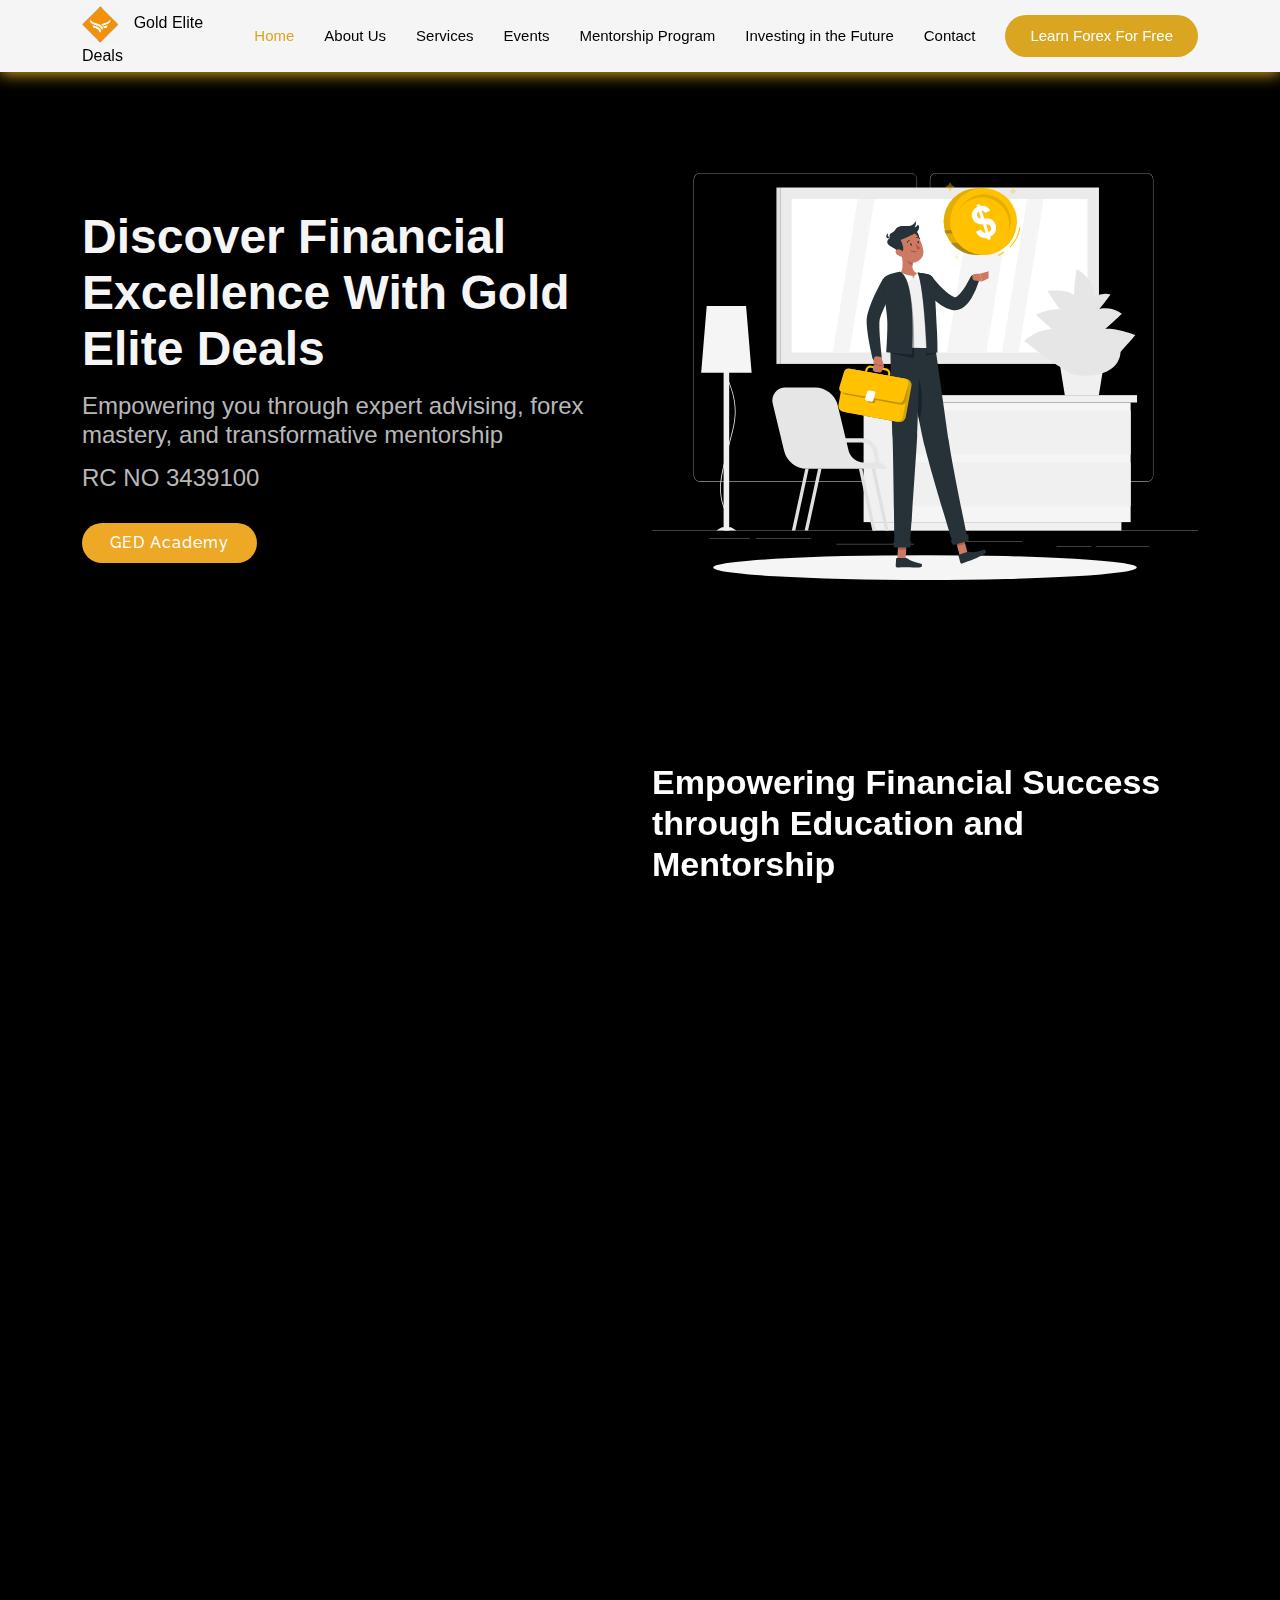
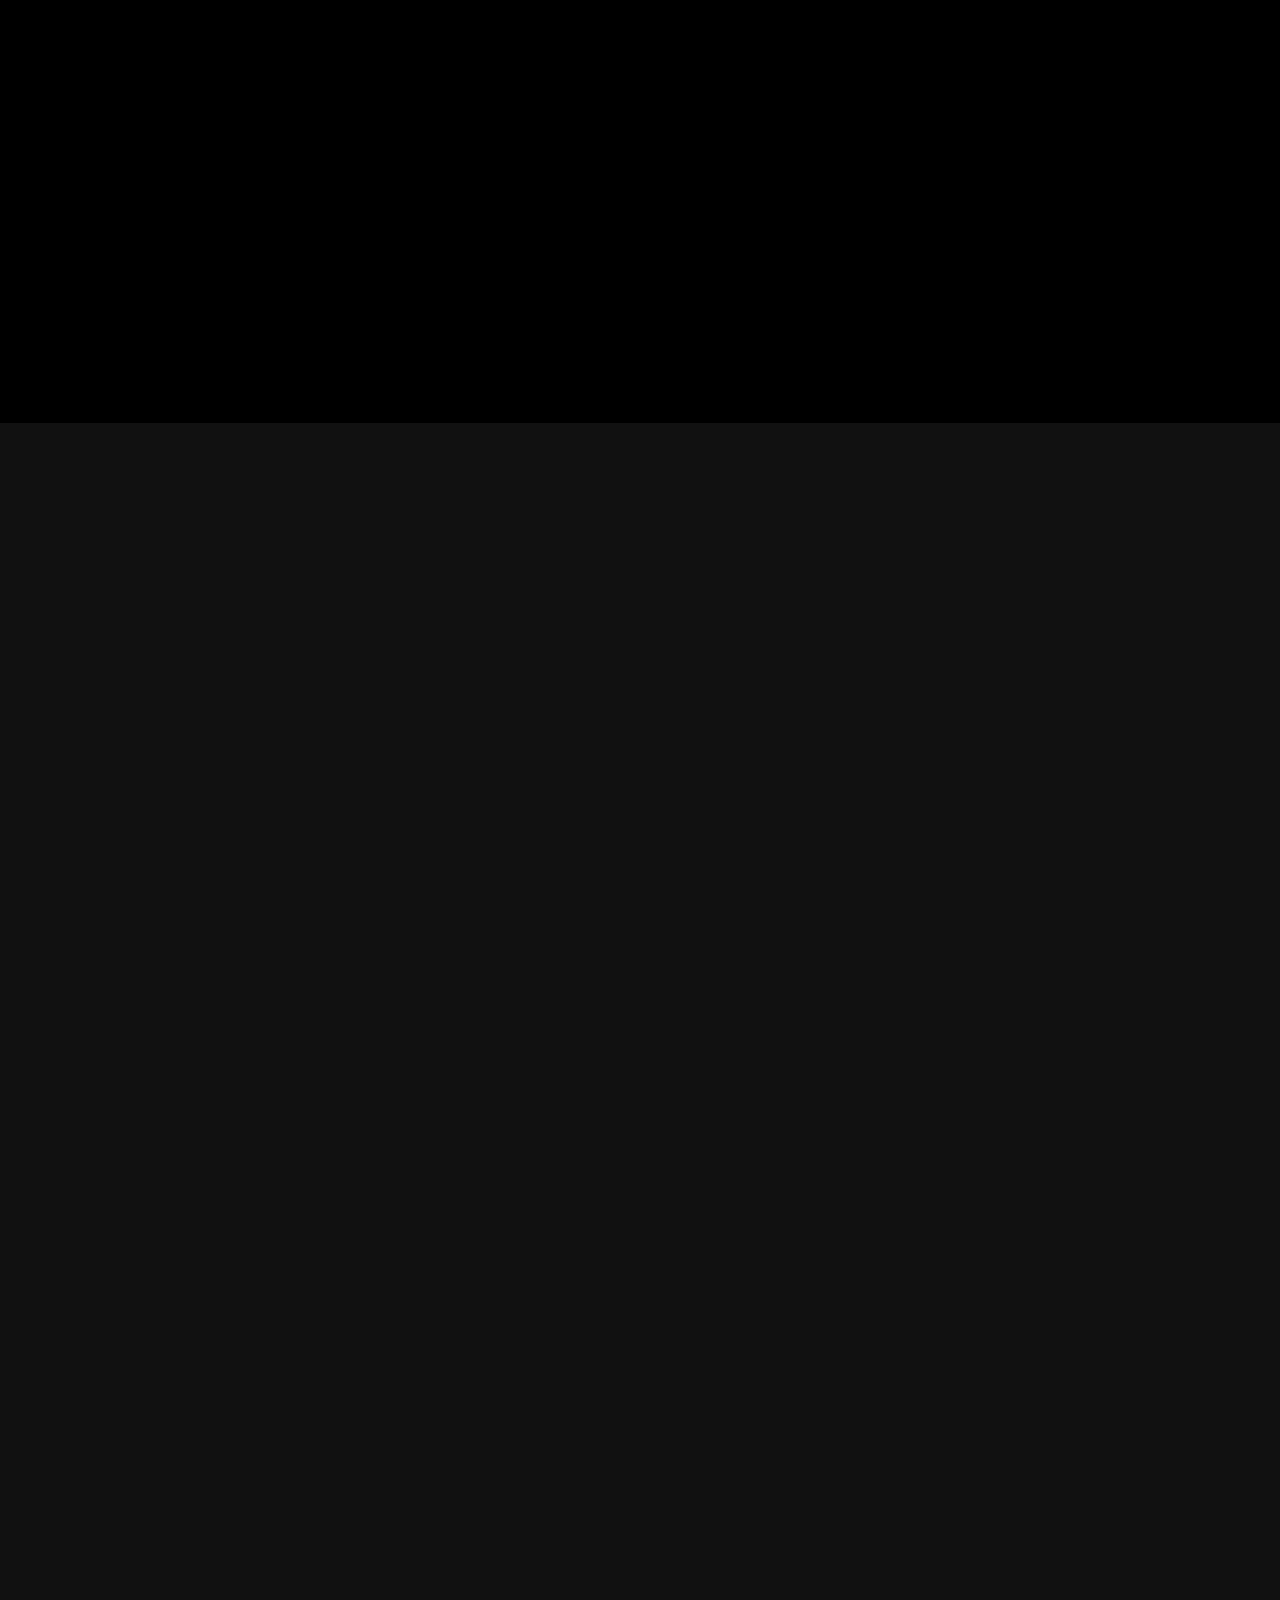
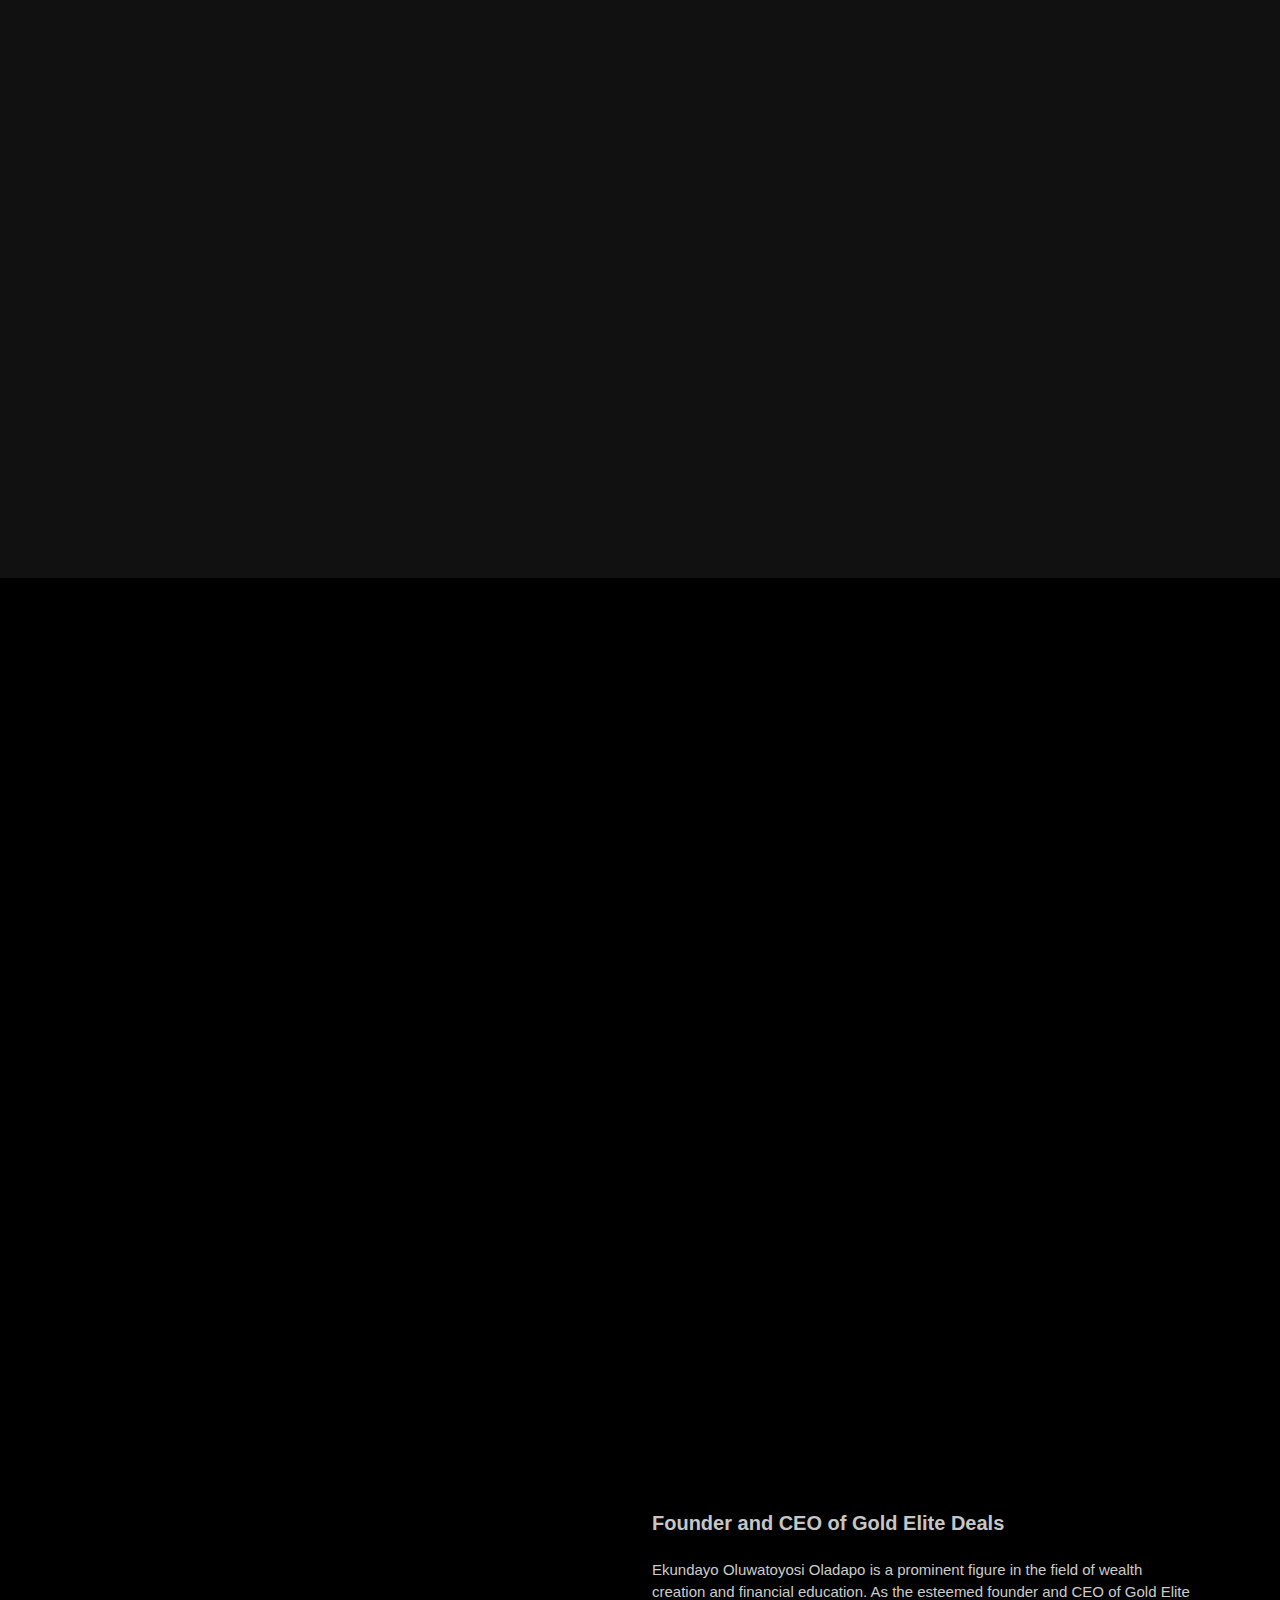
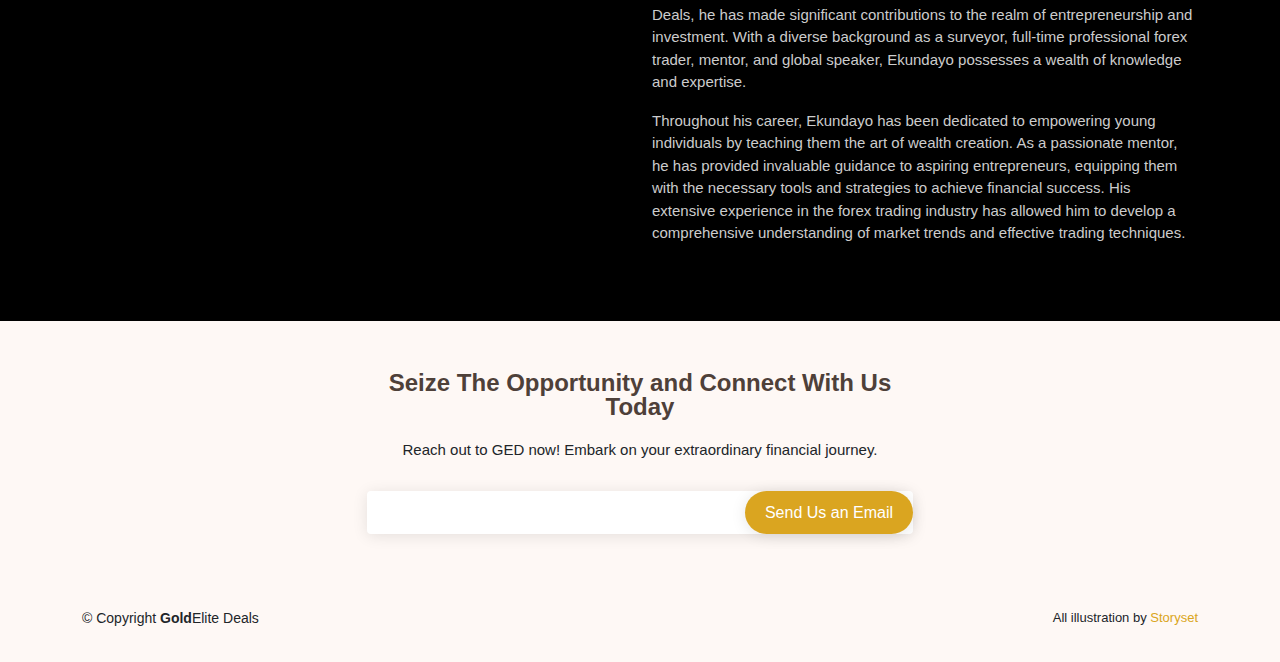
<file: index.html>
<!DOCTYPE html>
<html lang="en">

<head>
  <meta charset="utf-8">
  <meta content="width=device-width, initial-scale=1.0" name="viewport">

  <title>Gold Elite Deals</title>
  <meta name="description" content="Gold Elite Deals - Your trusted source for forex trading education, expert mentorship, and valuable financial advice. Learn forex trading strategies, get personalized mentorship, and receive expert guidance on achieving your financial goals. Join us today and take control of your financial future.">
  <meta name="author" content="Gold Elite Deals">
  <meta name="robots" content="GED">
  <meta property="og:title" content="Gold Elite Deals - Forex Trading Education, Mentorship, and Financial Advice">
  <meta property="og:description" content="Gold Elite Deals - Your trusted source for forex trading education, expert mentorship, and valuable financial advice. Learn forex trading strategies, get personalized mentorship, and receive expert guidance on achieving your financial goals. Join us today and take control of your financial future.">
  <meta property="og:image" content="assets/img/ged.jpg">
  <meta name="twitter:title" content="Gold Elite Deals - Forex Trading Education, Mentorship, and Financial Advice">
  <meta name="twitter:description" content="Gold Elite Deals - Your trusted source for forex trading education, expert mentorship, and valuable financial advice. Learn forex trading strategies, get personalized mentorship, and receive expert guidance on achieving your financial goals. Join us today and take control of your financial future.">
  <meta name="twitter:image" content="assets/img/ged.jpg">

  <!-- Favicons -->
  <link href="assets/img/logopng2.png" rel="icon">

  <!-- Google Fonts -->
  <link href="https://fonts.googleapis.com/css?family=Open+Sans:300,300i,400,400i,600,600i,700,700i|Raleway:300,300i,400,400i,600,600i,700,700i" rel="stylesheet">

  <!-- Vendor CSS Files -->
  <link href="assets/vendor/aos/aos.css" rel="stylesheet">
  <link href="assets/vendor/bootstrap/css/bootstrap.min.css" rel="stylesheet">
  <link href="assets/vendor/bootstrap-icons/bootstrap-icons.css" rel="stylesheet">
  <link href="assets/vendor/boxicons/css/boxicons.min.css" rel="stylesheet">
  <link href="assets/vendor/glightbox/css/glightbox.min.css" rel="stylesheet">
  <link href="assets/vendor/swiper/swiper-bundle.min.css" rel="stylesheet">

  <!-- Template Main CSS File -->
  <link href="assets/css/style.css" rel="stylesheet">
  


</head>
  
<body>

  <!-- ======= Header ======= -->
  <header id="header" class="fixed-top d-flex align-items-center">
    <div class="container d-flex align-items-center justify-content-between">

      <div class="logo">
        <a href="index.html"><img src="assets/img/logopng2.png" alt="" class="img-fluid"><span>Gold Elite Deals</span></a>
        <!--<h1 class="text-light"><a href="index.html"><span>Gold Elite Deals</span></a></h1>-->
        <!-- Uncomment below if you prefer to use an image logo -->

      </div>
      

      <nav id="navbar" class="navbar">
        <ul>
          <li><a class="nav-link scrollto active" href="#hero">Home</a></li>
          <li><a class="nav-link scrollto" href="#about">About Us</a></li>
          <li><a class="nav-link scrollto" href="#services">Services</a></li>
          <li><a class="nav-link scrollto" href="#portfolio">Events</a></li>
          <li><a class="nav-link scrollto" href="gedmentor.html">Mentorship Program</a></li>
          <li><a class="nav-link scrollto" href="events.html">Investing in the Future</a></li>
          
          <li><a class="nav-link scrollto" href="#footer">Contact</a></li>
          <li><a class="getstarted scrollto" href="gedSchool.html">Learn Forex For Free</a></li>
        </ul>
        <i class="bi bi-list mobile-nav-toggle"></i>
      </nav><!-- .navbar -->

    </div>
  </header><!-- End Header -->

  <!-- ======= Hero Section ======= -->

  <section id="hero" class="d-flex align-items-center">

    <div class="container">
      <div class="row gy-4">
        <div class="col-lg-6 order-2 order-lg-1 d-flex flex-column justify-content-center">
          <h1>Discover Financial Excellence With Gold Elite Deals</h1>
          <h2>Empowering you through expert advising, forex mastery, and transformative mentorship</h2>
          <h2>RC NO 3439100</h2>
          <div>
            <a href="gedSchool.html" class="btn-get-started scrollto">GED Academy</a>
          </div>
        </div>
        <div class="col-lg-6 order-1 order-lg-2 hero-img">
          <img src="assets/img/currencysvg/hero3.svg" class="img-fluid animated" alt="">
        </div>
      </div>
    </div>

  </section>
<!-- End Hero -->

  <main id="main">

    <!-- ======= About Section ======= -->
    <section id="about" class="about">
      <div class="container">

        <div class="row justify-content-between">
          <div class="col-lg-5 d-flex align-items-center justify-content-center about-img">
            <img src="assets/img/currencysvg/hero1.svg" class="img-fluid" alt="" data-aos="zoom-in">
          </div>
          <div class="col-lg-6 pt-5 pt-lg-0">
            <h3 data-aos="fade-up">Empowering Financial Success through Education and Mentorship</h3>
            <p data-aos="fade-up" data-aos-delay="100">
              Unleash Your Potential with our Forex Trading Academy and Personalised Mentorship Programs
            </p>
            <div class="row">
              <div class="col-md-6" data-aos="fade-up" data-aos-delay="100">
                <i class="bx bx-briefcase"></i>
                <h4>Forex Trading Academy</h4>
                <p>Our Forex Trading Academy stands at the forefront of excellence, offering a wealth of educational resources. </p>
              </div>
              <div class="col-md-6" data-aos="fade-up" data-aos-delay="200">
                <i class="bx bx-group"></i>
                <h4>Personalised Mentorship Programs</h4>
                <p>At GED we believe that mentorship plays a vital role in shaping your trading journey
                  <p>
                    We are a registered company under the Corporate Affairs Commision (CAC) and our CAC number is <b>RC NO 3439100</b>
                  </p>
                </p>
              </div>
            </div>
          </div>
        </div>

      </div>
    </section><!-- End About Section -->



        <!-- ======= Services Section ======= -->
        <section id="services" class="services section-bg">
          <div class="container" data-aos="fade-up">
    
            <div class="section-title">
              <h2>Services</h2>
              <p>Unlock your wealth potiential with our expertly crafted services</p>
            </div>
    
            <div class="row">
              <div class="col-md-6 col-lg-3 d-flex align-items-stretch" data-aos="zoom-in" data-aos-delay="100">
                <div class="icon-box">
                  <div class="icon"><i class="bx bx-dollar"></i></div>
                  <h4 class="title"><a href="#footer">Comprehensive Financial Advising</a></h4>
                  <p class="description">At Gold Elite Deals, we offer comprehensive financial services that tailored to your unique goals and aspirations
                   
                  </p>
                </div>
              </div>
    
              <div class="col-md-6 col-lg-3 d-flex align-items-stretch" data-aos="zoom-in" data-aos-delay="200">
                <div class="icon-box">
                  <div class="icon"><i class="bx bx-book"></i></div>
                  <h4 class="title"><a href="gedSchool.html">Forex Trading Academy</a></h4>
                  <p class="description">Our Academy is a gateway to mastering the dynamic and exciting world of Forex trading, providing you with knowledge, skills, and strategies necessary to navigate the markets with confidence</p>
                </div>
              </div>
    
              <div class="col-md-6 col-lg-3 d-flex align-items-stretch" data-aos="zoom-in" data-aos-delay="300">
                <div class="icon-box">
                  <div class="icon"><i class="bx bxs-user-plus"></i></div>
                  <h4 class="title"><a href="gedmentor.html">Personalised Mentorship Program</a></h4>
                  <p class="description">Our experts works closely with you to understand your individual trading style, strenghts, and areas for improvemnts</p>
                </div>
              </div>
    
              <div class="col-md-6 col-lg-3 d-flex align-items-stretch" data-aos="zoom-in" data-aos-delay="400">
                <div class="icon-box">
                  <div class="icon"><i class="bx bx-calendar-event"></i></div>
                  <h4 class="title"><a href="#footer">Hosting Financial Events</a></h4>
                  <p class="description">At Gold Elite hosting financial events is just one facet of our dedication to your financial growth and success</p>
                </div>
              </div>
    
            </div>
    
          </div>
        </section><!-- End Services Section -->

    <!-- ======= Portfolio Section ======= -->
    <section id="portfolio" class="portfolio">
      <div class="container" data-aos="fade-up">

        <div class="section-title">
          <h2>Gallery</h2>
          <p>Check out our events</p>
        </div>

        <!-- video -->
        <!--
          "<iframe width="560" height="315" src="https://www.youtube.com/embed/mCCRQZRI95w" title="YouTube video player" frameborder="0" allow="accelerometer; autoplay; clipboard-write; encrypted-media; gyroscope; picture-in-picture; web-share" allowfullscreen></iframe>
        -->
        <!--
          <video width="640" height="360" controls>
         <source src="path_to_video_file.mp4" type="video/mp4">
         <source src="path_to_video_file.webm" type="video/webm">
         Your browser does not support the video tag.
       </video>
        -->

        <div class="row portfolio-container" data-aos="fade-up" data-aos-delay="200">

          <div class="col-lg-4 col-md-6 portfolio-item filter-app">
            <div class="portfolio-wrap">
              <img src="assets/img/galerry1.png" class="img-fluid" alt="">
              <div class="portfolio-links">
                <a href="assets/img/galerry1.png" data-gallery="portfolioGallery" class="portfolio-lightbox" ><i class="bi bi-list"></i></a>
               
              </div>
              <div class="portfolio-info">
                <h4> </h4>
                <p></p>
              </div>
            </div>
          </div>

          <div class="col-lg-4 col-md-6 portfolio-item filter-web">
            <div class="portfolio-wrap">
              <img src="assets/img/gallery2.png" class="img-fluid" alt="">
              <div class="portfolio-links">
                <a href="assets/img/gallery2.png" data-gallery="portfolioGallery" class="portfolio-lightbox"><i class=" bi bi-list"></i></a>
                
              </div>
              <div class="portfolio-info">
                <h4></h4>
                <p></p>
              </div>
            </div>
          </div>


          <div class="col-lg-4 col-md-6 portfolio-item filter-web">
            <div class="portfolio-wrap">
              <img src="assets/New folder/IMG-20230518-WA0032.jpg" class="img-fluid" alt="">
              <div class="portfolio-links">
                <a href="assets/New folder/IMG-20230518-WA0032.jpg" data-gallery="portfolioGallery" class="portfolio-lightbox"><i class=" bi bi-list"></i></a>
                
              </div>
              <div class="portfolio-info">
                <h4></h4>
                <p></p>
              </div>
            </div>
          </div>

          <div class="col-lg-4 col-md-6 portfolio-item filter-app">
            <div class="portfolio-wrap">
              <img src="assets/img/gallery3.png" class="img-fluid" alt="">
              <div class="portfolio-links">
                <a href="assets/img/gallery3.png" data-gallery="portfolioGallery" class="portfolio-lightbox" ><i class=" bi bi-list"></i></a>
               
              </div>
              <div class="portfolio-info">
                <h4></h4>
                <p></p>
              </div>
            </div>
          </div>

          <div class="col-lg-4 col-md-6 portfolio-item filter-card">
            <div class="portfolio-wrap">
              <img src="assets/New folder/gallery 8.jpg" class="img-fluid" alt="">
              <div class="portfolio-links">
                <a href="assets/New folder/gallery 8.jpg" data-gallery="portfolioGallery" class="portfolio-lightbox" ><i class=" bi bi-list"></i></a>
                
              </div>
              <div class="portfolio-info">
                <h4></h4>
                <p></p>
              </div>
            </div>
          </div>

          <div class="col-lg-4 col-md-6 portfolio-item filter-web">
            <div class="portfolio-wrap">
              <img src="assets/New folder/gallery4.jpg" class="img-fluid" alt="">
              <div class="portfolio-links">
                <a href="assets/New folder/gallery4.jpg" data-gallery="portfolioGallery" class="portfolio-lightbox" ><i class=" bi bi-list"></i></a>
                
              </div>
              <div class="portfolio-info">
                <h4></h4>
                <p></p>
              </div>
            </div>
          </div>

          <div class="col-lg-4 col-md-6 portfolio-item filter-app">
            <div class="portfolio-wrap">
              <img src="assets/New folder/gallery7.jpg" class="img-fluid" alt="">
              <div class="portfolio-links">
                <a href="assets/New folder/gallery7.jpg" data-gallery="portfolioGallery" class="portfolio-lightbox" ><i class=" bi bi-list"></i></a>
                
              </div>
              <div class="portfolio-info">
                <h4></h4>
                <p></p>
              </div>
            </div>
          </div>

          <div class="col-lg-4 col-md-6 portfolio-item filter-card">
            <div class="portfolio-wrap">
              <img src="assets/New folder/gallery9.jpg" class="img-fluid" alt="">
              <div class="portfolio-links">
                <a href="assets/New folder/gallery9.jpg" data-gallery="portfolioGallery" class="portfolio-lightbox" ><i class=" bi bi-list"></i></a>
                
              </div>
              <div class="portfolio-info">
                <h4></h4>
                <p></p>
              </div>
            </div>
          </div>

          <div class="col-lg-4 col-md-6 portfolio-item filter-card">
            <div class="portfolio-wrap">
              <img src="assets/New folder/IMG-20230518-WA0028.jpg" class="img-fluid" alt="">
              <div class="portfolio-links">
                <a href="assets/New folder/IMG-20230518-WA0028.jpg" data-gallery="portfolioGallery" class="portfolio-lightbox" ><i class=" bi bi-list"></i></a>
                
              </div>
              <div class="portfolio-info">
                <h4></h4>
                <p></p>
              </div>
            </div>
          </div>

          <div class="col-lg-4 col-md-6 portfolio-item filter-card">
            <div class="portfolio-wrap">
              <img src="assets/New folder/IMG-20230518-WA0047.jpg" class="img-fluid" alt="">
              <div class="portfolio-links">
                <a href="assets/New folder/IMG-20230518-WA0047.jpg" data-gallery="portfolioGallery" class="portfolio-lightbox" ><i class=" bi bi-list"></i></a>
                
              </div>
              <div class="portfolio-info">
                <h4></h4>
                <p></p>
              </div>
            </div>
          </div>

          <div class="col-lg-4 col-md-6 portfolio-item filter-card">
            <div class="portfolio-wrap">
              <img src="assets/New folder/IMG-20230518-WA0052.jpg" class="img-fluid" alt="">
              <div class="portfolio-links">
                <a href="assets/New folder/IMG-20230518-WA0052.jpg" data-gallery="portfolioGallery" class="portfolio-lightbox" ><i class=" bi bi-list"></i></a>
                
              </div>
              <div class="portfolio-info">
                <h4></h4>
                <p></p>
              </div>
            </div>
          </div>

          <div class="col-lg-4 col-md-6 portfolio-item filter-card">
            <div class="portfolio-wrap">
              <img src="assets/New folder/IMG-20230518-WA0029.jpg" class="img-fluid" alt="">
              <div class="portfolio-links">
                <a href="assets/New folder/IMG-20230518-WA0029.jpg" data-gallery="portfolioGallery" class="portfolio-lightbox" ><i class=" bi bi-list"></i></a>
                
              </div>
              <div class="portfolio-info">
                <h4></h4>
                <p></p>
              </div>
            </div>
          </div>

          <div class="col-lg-4 col-md-6 portfolio-item filter-web">
            <div class="portfolio-wrap">
              <img src="assets/New folder/IMG-20230518-WA0030.jpg" class="img-fluid" alt="">
              <div class="portfolio-links">
                <a href="assets/New folder/IMG-20230518-WA0030.jpg" data-gallery="portfolioGallery" class="portfolio-lightbox" title="Fullscreen"><i class=" bi bi-list"></i></a>
                
              </div>
              <div class="portfolio-info">
                <h4></h4>
                <p></p>
              </div>
            </div>
          </div>

          <div class="col-lg-4 col-md-6 portfolio-item filter-web">
            <div class="portfolio-wrap">
              <img src="assets/img/goldgallery1.png" class="img-fluid" alt="">
              <div class="portfolio-links">
                <a href="assets/img/goldgallery1.png" data-gallery="portfolioGallery" class="portfolio-lightbox" title="Fullscreen"><i class=" bi bi-list"></i></a>
                
              </div>
              <div class="portfolio-info">
                <h4></h4>
                <p></p>
              </div>
            </div>
          </div>

          <div class="col-lg-4 col-md-6 portfolio-item filter-web">
            <div class="portfolio-wrap">
              <img src="assets/img/goldgallery2.png" class="img-fluid" alt="">
              <div class="portfolio-links">
                <a href="assets/img/goldgallery2.png" data-gallery="portfolioGallery" class="portfolio-lightbox" title="Fullscreen"><i class=" bi bi-list"></i></a>
                
              </div>
              <div class="portfolio-info">
                <h4></h4>
                <p></p>
              </div>
            </div>
          </div>

        </div>

      </div>
    </section><!-- End Portfolio Section -->

  
  </main><!-- End #main -->
  
  
     <!-- ======= Services Section ======= -->
   <section id="services" class="services section-bg">
    <div class="container" data-aos="fade-up">

      <div class="section-title">
        <h2></h2>
        <p>Join the Thriving Community Hub</p>
      </div>

      <div class="row">
        
        <a href="https://t.me/GoldEliteDeals"><div class="col-md-6 d-flex align-items-stretch" data-aos="zoom-in" data-aos-delay="300">
          <div class="icon-box">
           <a href="https://t.me/GoldEliteDeals"> <div class="icon"><i class="bi bi-telegram"></i></div></a>
            <h4 class="title"><a href="https://t.me/GoldEliteDeals">Telegram</a></h4>
            <p class="description">Seamlessly Bridge the Gap, Empowering Instant Communication: Simply Tap on the Telegram Icon and Connect with Us!</p>
          </div>
        </div>
        </a>

        <div class="col-md-6 d-flex align-items-stretch" data-aos="zoom-in" data-aos-delay="400">
          <div class="icon-box">
            <a href="https://chat.whatsapp.com/F4cMJempCRW5sAqB32Uo1v"><div class="icon"><i class="bi bi-whatsapp"></i></div></a>
            <h4 class="title"><a href="https://chat.whatsapp.com/F4cMJempCRW5sAqB32Uo1v">WhatsApp</a></h4>
            <p class="description">Unlock the Power of Direct Interaction: Effortlessly Reach Us with a Tap on the WhatsApp Icon and Experience Seamless Connection!</p>
          </div>
        </div>

        <div class="col-md-6 d-flex align-items-stretch" data-aos="zoom-in" data-aos-delay="400">
          <div class="icon-box">
            <a href="https://instagram.com/goldelitedeals?igshid=MjEwN2IyYWYwYw=="><div class="icon"><i class="bi bi-instagram"></i></div></a>
            <h4 class="title"><a href="https://instagram.com/goldelitedeals?igshid=MjEwN2IyYWYwYw==">Instagram</a></h4>
            <p class="description">Unleash the Social Sphere, Dive into Direct Contact: Discover Us with a Tap on the Instagram Icon and Embark on an Engaging Connection!</p>
          </div>
        </div>

        <div class="col-md-6 d-flex align-items-stretch" data-aos="zoom-in" data-aos-delay="400">
          <div class="icon-box">
            <a href="https://wa.link/yyoas6"><div class="icon"><i class="bi bi-whatsapp"></i></div></a>
            <h4 class="title"><a href="https://wa.link/yyoas6">WhatsApp Customer Line</a></h4>
            <p class="description">Your Solution is Just a Message Away: Seek Assistance through our WhatsApp Helpline by Simply Tapping on the Icon and Unlocking a World of Support!</p>
          </div>
        </div>

      </div>

    </div>
  </section><!-- End Services Section -->
  
   <!-- ======= About Section ======= -->
    <section id="team" class="about">
      <div class="container">

        <div class="row justify-content-between">
          <div class="col-lg-5 d-flex align-items-center justify-content-center about-img">
            <img src="assets/img/toyosi1.jpg" class="img-fluid" alt="" data-aos="zoom-in">
          </div>
          <div class="col-lg-6 pt-5 pt-lg-0">
            <a href="https://www.instagram.com/toyosi__e/?igshid=MmIzYWVlNDQ5Yg=="><h3 data-aos="fade-up">Meet Ekundayo Oluwatoyosi Oladapo</h3></a>
            
            <div class="row">
              
                <p><h4>Founder and CEO of Gold Elite Deals</h4></p>
                <p>Ekundayo Oluwatoyosi Oladapo is a prominent figure in the field of wealth creation and financial education. As the esteemed founder and CEO of Gold Elite Deals, he has made significant contributions to the realm of entrepreneurship and investment. With a diverse background as a surveyor, full-time professional forex trader, mentor, and global speaker, Ekundayo possesses a wealth of knowledge and expertise. </p>
                <p>Throughout his career, Ekundayo has been dedicated to empowering young individuals by teaching them the art of wealth creation. As a passionate mentor, he has provided invaluable guidance to aspiring entrepreneurs, equipping them with the necessary tools and strategies to achieve financial success. His extensive experience in the forex trading industry has allowed him to develop a comprehensive understanding of market trends and effective trading techniques.</p>
              </div>

              
                
            </div>
          </div>
        </div>

      </div>
    </section><!-- End About Section -->

  <!-- ======= Footer ======= -->
  <footer id="footer">

    <div class="footer-newsletter">
      <div class="container">
        <div class="row justify-content-center">
          <div class="col-lg-6">
            <h4>Seize The Opportunity and Connect With Us Today</h4>
            <p>Reach out to GED now! Embark on your extraordinary financial journey.</p>
            <form action="mailto:toyosi@goldelitedeals.com">
              <input type="text" name="text"><input type="submit" value="Send Us an Email">
            </form>
          </div>
        </div>
      </div>
    </div>


    <div class="container py-4">
      <div class="copyright">
        &copy; Copyright <strong><span>Gold</span></strong>Elite Deals
      </div>
      <div class="credits">
       
        All illustration by <a href="https://storyset.com/">Storyset</a>
      </div>
    </div>
  </footer><!-- End Footer -->
  
 <div id="preloader">
  <div id="loader"></div>

  <a href="#" class="back-to-top d-flex align-items-center justify-content-center"><i class="bi bi-arrow-up-short"></i></a>
 
  <!-- Vendor JS Files -->
  <script src="assets/js/script.js"></script>
  <script src="assets/vendor/aos/aos.js"></script>
  <script src="assets/vendor/bootstrap/js/bootstrap.bundle.min.js"></script>
  <script src="assets/vendor/glightbox/js/glightbox.min.js"></script>
  <script src="assets/vendor/isotope-layout/isotope.pkgd.min.js"></script>
  <script src="assets/vendor/swiper/swiper-bundle.min.js"></script>


  <!-- Template Main JS File -->
  <script src="assets/js/main.js"></script>

</body>

</html>
</file>
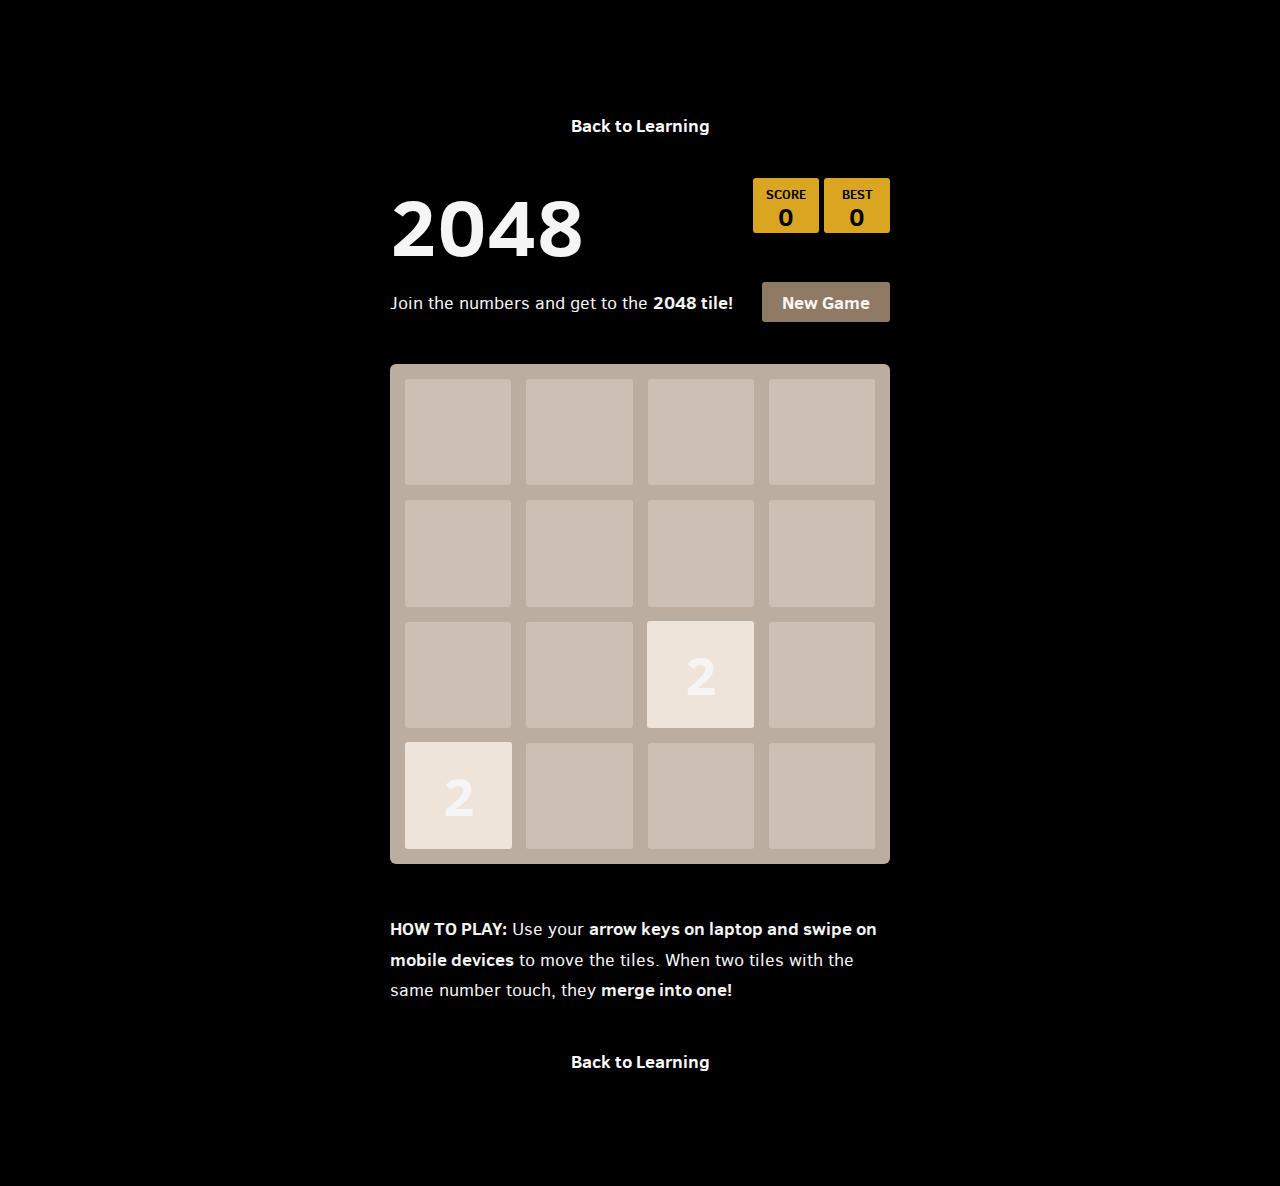
<file: 2048-master/2048-master/index.html>
<!DOCTYPE html>
<html>
<head>
  <meta charset="utf-8">
  <title>2048</title>

  <link href="style/main.css" rel="stylesheet" type="text/css">
  <link rel="shortcut icon" href="favicon.ico">
  <link rel="apple-touch-icon" href="meta/apple-touch-icon.png">
  <link rel="apple-touch-startup-image" href="meta/apple-touch-startup-image-640x1096.png" media="(device-width: 320px) and (device-height: 568px) and (-webkit-device-pixel-ratio: 2)"> <!-- iPhone 5+ -->
  <link rel="apple-touch-startup-image" href="meta/apple-touch-startup-image-640x920.png"  media="(device-width: 320px) and (device-height: 480px) and (-webkit-device-pixel-ratio: 2)"> <!-- iPhone, retina -->
  <meta name="apple-mobile-web-app-capable" content="yes">
  <meta name="apple-mobile-web-app-status-bar-style" content="black">

  <meta name="HandheldFriendly" content="True">
  <meta name="MobileOptimized" content="320">
  <meta name="viewport" content="width=device-width, target-densitydpi=160dpi, initial-scale=1.0, maximum-scale=1, user-scalable=no, minimal-ui">

  <style>
    /* CSS code */
    

    .button {
      display: flex;
      justify-content: center;
      align-items: center;
      height: 10vh; /* Adjust as needed */
      text-decoration: none;
    
    
      color: goldenrod;
      color: white;
      border: none;


      transition: background-color 0.3s ease;
      
    }

    /* Style for the next button */
   /* #next {
     
    }*/

    /* Style for the previous button */
    /*#prev {
      
    }*/

    /* Style for button hover */
    .button:hover {
      color: whitesmoke;
      background-color: rgb(92, 91, 91);  
      opacity: 0.8;
    }
    </style>

</head>
<body>
	<script async src="https://pagead2.googlesyndication.com/pagead/js/adsbygoogle.js?client=ca-pub-5352802122730275"
     crossorigin="anonymous"></script>

  <div class="text-center mt-5">
    <a button class="button" id="prev" href="javascript:history.back()">Back to Learning</a>
     
    </div>


  <div class="container">
    <div class="heading">
      <h1 class="title">2048</h1>
      <div class="scores-container">
        <div class="score-container">0</div>
        <div class="best-container">0</div>
      </div>
    </div>

 
      
   
 

    <div class="above-game">
      <p class="game-intro">Join the numbers and get to the <strong>2048 tile!</strong></p>
      <a class="restart-button">New Game</a>
    </div>

    <div class="game-container">
      <div class="game-message">
        <p></p>
        <div class="lower">
	        <a class="keep-playing-button">Keep going</a>
          <a class="retry-button">Try again</a>
        </div>
      </div>

      <div class="grid-container">
        <div class="grid-row">
          <div class="grid-cell"></div>
          <div class="grid-cell"></div>
          <div class="grid-cell"></div>
          <div class="grid-cell"></div>
        </div>
        <div class="grid-row">
          <div class="grid-cell"></div>
          <div class="grid-cell"></div>
          <div class="grid-cell"></div>
          <div class="grid-cell"></div>
        </div>
        <div class="grid-row">
          <div class="grid-cell"></div>
          <div class="grid-cell"></div>
          <div class="grid-cell"></div>
          <div class="grid-cell"></div>
        </div>
        <div class="grid-row">
          <div class="grid-cell"></div>
          <div class="grid-cell"></div>
          <div class="grid-cell"></div>
          <div class="grid-cell"></div>
        </div>
      </div>

      <div class="tile-container">

      </div>
    </div>

    <p class="game-explanation">
      <strong class="important">How to play:</strong> Use your <strong>arrow keys on laptop and swipe on mobile devices</strong> to move the tiles. When two tiles with the same number touch, they <strong>merge into one!</strong>
    </p>
  </div>

  
  <div class="text-center mt-5">
    <a button class="button" id="prev" href="forexDetail.html">Back to Learning</a>

     
    </div>
	<script async src="https://pagead2.googlesyndication.com/pagead/js/adsbygoogle.js?client=ca-pub-5352802122730275"
     crossorigin="anonymous"></script>

  <script src="js/bind_polyfill.js"></script>
  <script src="js/classlist_polyfill.js"></script>
  <script src="js/animframe_polyfill.js"></script>
  <script src="js/keyboard_input_manager.js"></script>
  <script src="js/html_actuator.js"></script>
  <script src="js/grid.js"></script>
  <script src="js/tile.js"></script>
  <script src="js/local_storage_manager.js"></script>
  <script src="js/game_manager.js"></script>
  <script src="js/application.js"></script>
</body>
</html>
</file>
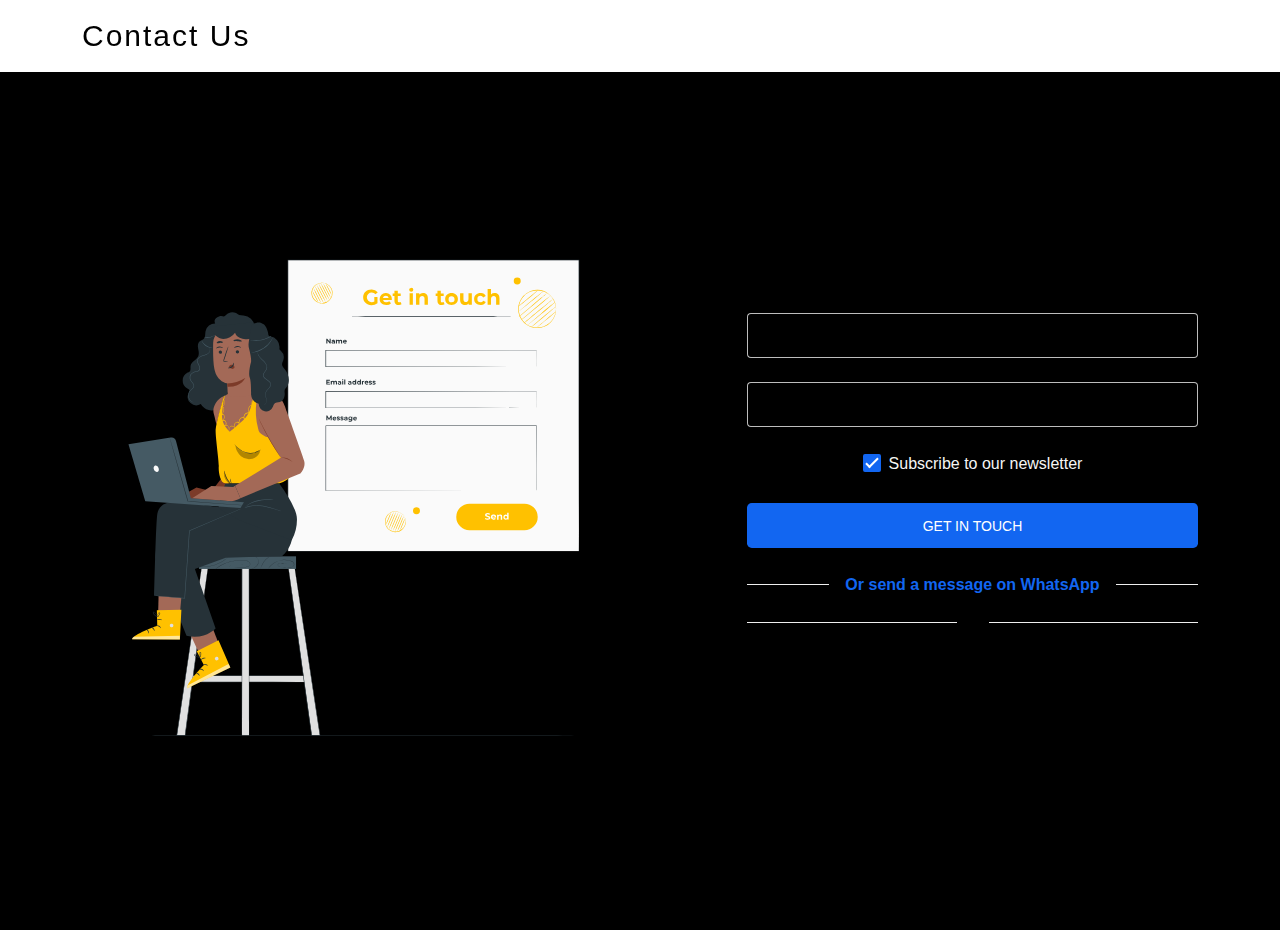
<file: contact.html>
<!DOCTYPE html>
<html lang="en">
<head>
	<meta charset="UTF-8">
	<meta http-equiv="X-UA-Compatible" content="IE=edge">
	<meta name="viewport" content="width=device-width, initial-scale=1.0">
    <!--<meta property="og:site_name" content="GuideGenie" />--> <!-- website name -->
    <!--<meta property="og:description" content="Welcome to GuideGenie where we provide personalised university guidance for high school students.  " />--><!-- description shown in the actual shared post -->
    <!--<meta property="og:image" content= "assets/img/Student-Discussing-in-library.png" />--> <!-- image link, make sure it's jpg -->
 
    <!--<meta name="description" content="Welcome to GuideGenie where we provide personalised university guidance for high school students." >-->
    <!--<meta name="author" content="GuideGenie">-->

   
    <title>Contact Us</title>
    <link href="assets/img/logopng2.png" rel="icon">
    <!-- StyleSheet-->
    
    <link rel="stylesheet" href="css/bootstrap.min.css">
    <link rel="stylesheet" href="css/boxicons.min.css">
    <link rel="stylesheet" href="css/bootstrap-login-form.min.css">
    <link rel="stylesheet" href="css/login.css">
    
   
  



</head>

   
  <!-- ======= Header ======= -->
  <header id="header" class="fixed-top d-flex align-items-center">
    <div class="container d-flex align-items-center justify-content-between">

      <div class="logo">
        <h1 class="text-light"><a href="#"><span>Contact Us</span></a></h1>
       <!-- Uncomment below if you prefer to use an image logo -->
      <!--  <a href="#"><img src="images/black.png" alt="#" class="img-fluid"></a>-->
     </div>


     
    </div>
  </header><!-- End Header -->

  <!-- Login Form -->                    
  
  <body>
    <!-- Start your project here-->
  
    <style>
      .divider:after,
      .divider:before {
        content: "";
        flex: 1;
        height: 1px;
        background: #eee;
      }
      .error {
        color: red;
      
      }
    </style>
    <section class="vh-100">
      <div class="container py-5 h-100">
        <div class="row d-flex align-items-center justify-content-center h-100">
          <div class="col-md-8 col-lg-7 col-xl-6">
            <img src="assets/img/currencysvg/Get in touch-pana.svg" class="img-fluid" alt="contactus">
          </div>
          <div class="col-md-7 col-lg-5 col-xl-5 offset-xl-1">
            <form action="mailto:guidegenie.ng@gmail.com" method="post">
               <!-- Username -->
               <div class="form-outline mb-4">
                <input type="email" placeholder="" name="" required=""  class="form-control form-control-lg" />
                <label class="form-label" for="form1Example13">Email Address</label>
              </div>
  
              <!-- Email input -->
             
  
              <!-- Password input -->
              <div class="form-outline mb-4">
                <input type="text" placeholder="" name=""  required="" class="form-control form-control-lg" />
               
                <label class="form-label" for="form1Example23">Message</label>
              </div>
  
              <div class="d-flex justify-content-around align-items-center mb-4">
                <!-- Checkbox -->
                <div class="form-check">
                  <input
                    class="form-check-input"
                    type="checkbox"
                   
                    
                    checked
                  />
                  <label class="form-check-label" > Subscribe to our newsletter </label>
                </div>

                </div>

              
  
              <!-- Submit button -->
              <button type="submit" value="Submit" class="btn btn-primary btn-lg btn-block">Get in Touch</button>
  
              <div class="divider d-flex align-items-center my-4">
                <p class="text-center fw-bold mx-3 mb-0 text-muted"><a href="https://wa.me/message/7DWHEOUGFOJ4A1" target="_blank">Or send a message on WhatsApp</a></p>
              </div>
              
              <div class="divider d-flex align-items-center my-4">
                <p class="text-center fw-bold mx-3 mb-0 text-muted"> </p>
              </div>
            </form>
           
          </div>
        </div>
      </div>
    </section>
    <!-- End your project here-->

  


  
    <script type="text/javascript" src="js/mdb.min.js"></script>

  </body>

</html>
</file>
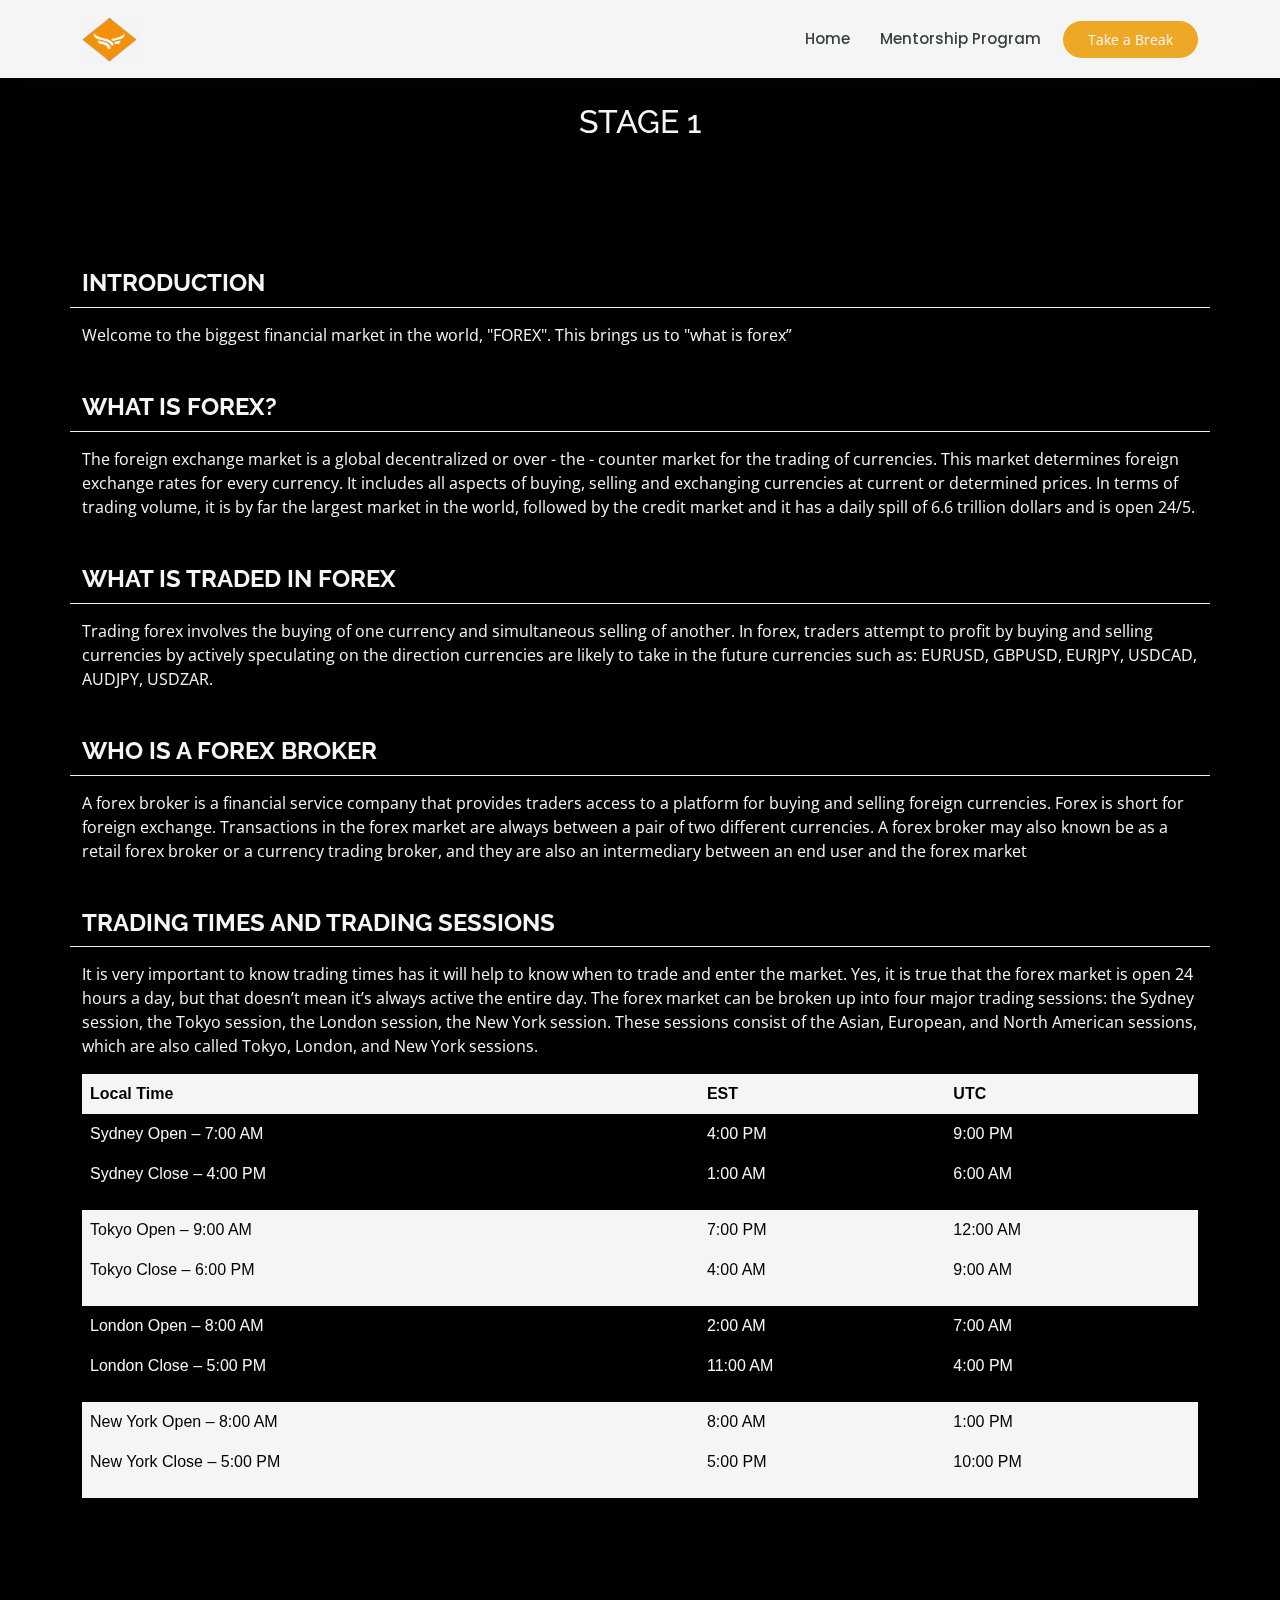
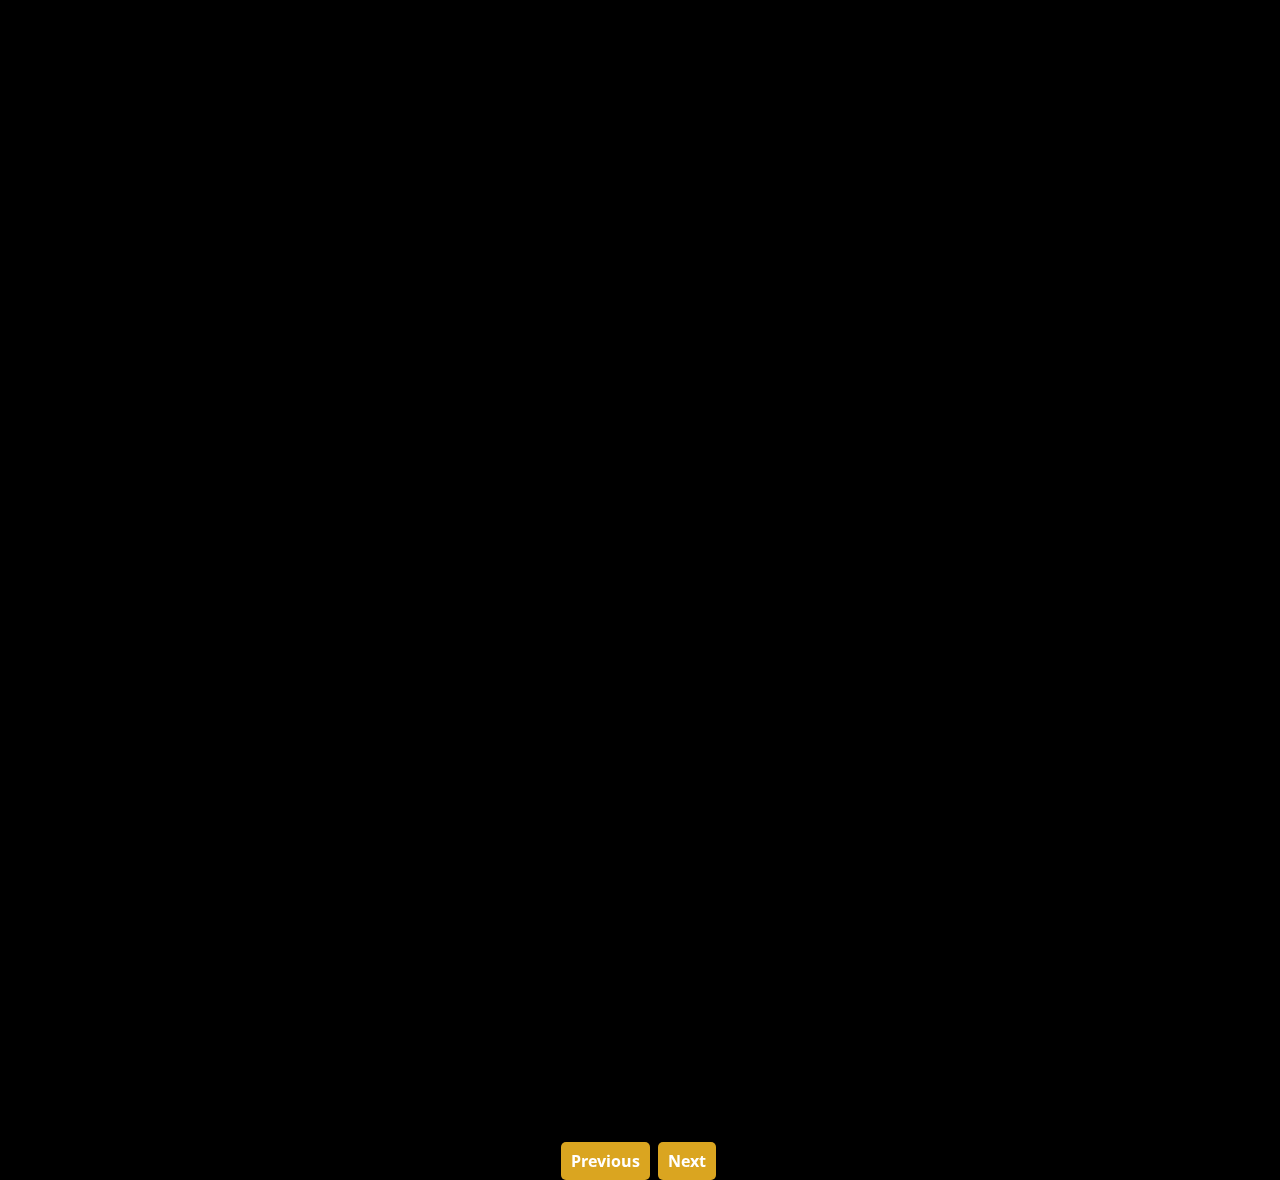
<file: forex1.html>
<!DOCTYPE html>
<html lang="en">

<head>
  <meta charset="utf-8">
  <meta content="width=device-width, initial-scale=1.0" name="viewport">

  <title>Stage 1</title>
  <meta content="" name="description">
  <meta content="" name="keywords">

<!-- Favicons -->
<link rel="icon" href="assets/img/logopng2.png">
 


<style>
    /* CSS code */
    

    .button {
        display: inline-block;
      padding: 7px 10px;
      font-size: 16px;
      font-weight: bold;
    
      text-decoration: none;
      color: #ffffff;
      background-color: goldenrod;
      border-radius: 5px;
      border: none;
      cursor: pointer;
      margin-right: 4px;
      
    }

    /* Style for the next button */
   /* #next {
     
    }*/

    /* Style for the previous button */
    /*#prev {
      
    }*/

    /* Style for button hover */
    .button:hover {
      color: whitesmoke;
      background-color: rgb(92, 91, 91);  
      opacity: 0.8;
    }

    table {
        font-family: Arial, sans-serif;
        border-collapse: collapse;
        width: 100%;
      }
      
      th, td {
        text-align: left;
        padding: 8px;
      }
      
      th {
        background-color: whitesmoke;
        color: black;
        border-radius: gold;
        box-shadow: goldenrod;
      }
      
      tr:nth-child(even) {
        background-color: whitesmoke;
        color: black;
      }
      
      @media only screen and (max-width: 600px) {
        table {
          font-size: 12px;
        }
        
        th, td {
          padding: 6px;
        }
      }

  </style>

<!-- Google Fonts -->
<link href="https://fonts.googleapis.com/css?family=Open+Sans:300,300i,400,400i,600,600i,700,700i|Raleway:300,300i,400,400i,500,500i,600,600i,700,700i|Poppins:300,300i,400,400i,500,500i,600,600i,700,700i" rel="stylesheet">

<!-- Vendor CSS Files -->
<link href="gedforex/vendor/animate.css/animate.min.css" rel="stylesheet">
<link href="gedforex/vendor/aos/aos.css" rel="stylesheet">
<link href="gedforex/vendor/bootstrap/css/bootstrap.min.css" rel="stylesheet">
<link href="gedforex/vendor/bootstrap-icons/bootstrap-icons.css" rel="stylesheet">
<link href="gedforex/vendor/boxicons/css/boxicons.min.css" rel="stylesheet">
<link href="gedforex/vendor/remixicon/remixicon.css" rel="stylesheet">
<link href="gedforex/vendor/swiper/swiper-bundle.min.css" rel="stylesheet">

<!-- Template Main CSS File -->
<link href="gedforex/css/style10.css" rel="stylesheet">


</head>

<body>
<header id="header" class="fixed-top">
  <div class="container d-flex align-items-center">

    <a href="#" class="logo me-auto"><img src="assets/img/logopng2.png" alt="" class="img-fluid"></a>

    <h1 class="logo me-auto"><a href="#"></a></h1>


   
    <nav id="navbar" class="navbar order-last order-lg-0">
      <ul>

        <li><a href="forexDetail.html">Home</a></li>
      
        <li><a href="gedmentor.html">Mentorship Program</a></li>
 
       

      </ul>
      <i class="bi bi-list mobile-nav-toggle"></i>
    </nav><!-- .navbar -->
    <a href="./2048-master/2048-master/index.html" class="get-started-btn">Take a Break</a>
    
  </div>
</header><!-- End Header -->



  <main id="main" data-aos="fade-in">

    <!-- ======= Breadcrumbs ======= -->
    <div class="breadcrumbs">
      <div class="container">
        <h2>STAGE 1 </h2>
        <p></p>
      </div>
    </div><!-- End Breadcrumbs -->


    <!-- ======= Cource Details Section ======= -->
    <section id="course-details" class="course-details">
      <div class="container" data-aos="fade-up">

        <div class="row">
         
         
            <h3>INTRODUCTION</h3>
            
            <p>
                Welcome to the biggest financial market in the world, "FOREX". This brings us to "what is forex”
            </p>
            <h3>WHAT IS FOREX?</h3>
            <p>
             The foreign exchange market is a global decentralized or over - the - counter market for the trading of currencies. This market determines foreign exchange rates for every currency. It includes all aspects of buying, selling and exchanging currencies at current or determined prices. In terms of trading volume, it is by far the largest market in the world, followed by the credit market and it has a daily spill of 6.6 trillion dollars and is open 24/5. 
                
            </p>
           <h3>WHAT IS TRADED IN FOREX</h3>
           <p>
            Trading forex involves the buying of one currency and simultaneous selling of another. In forex, traders attempt to profit by buying and selling currencies by actively speculating on the direction currencies are likely to take in the future currencies such as: EURUSD, GBPUSD, EURJPY, USDCAD, AUDJPY, USDZAR. 

            </p>
            <h3>WHO IS A FOREX BROKER</h3>
            <p>
                A forex broker is a financial service company that provides traders access to a platform for buying and selling foreign currencies. Forex is short for foreign exchange. Transactions in the forex market are always between a pair of two different currencies. A forex broker may also known be as a retail forex broker or a currency trading broker, and they are also an intermediary between an end user and the forex market
            </p>
            <h3>TRADING TIMES AND TRADING SESSIONS</h3>
            <p>
                It is very important to know trading times has it will help to know when to trade and enter the market. Yes, it is true that the forex market is open 24 hours a day, but that doesn’t mean it’s always active the entire day. The forex market can be broken up into four major trading sessions: the Sydney session, the Tokyo session, the London session, the New York session. These sessions consist of the Asian, European, and North American sessions, which are also called Tokyo, London, and New York sessions. 
            </p>
           
          
        </div>



        <table>
            <thead>
              <tr>
                <th>Local Time</th>
                <th>EST</th>
                <th>UTC</th>
              </tr>
            </thead>
            <tbody>
              <tr>
                <td><p>Sydney Open – 7:00 AM</p>

                    <p>
                        Sydney Close – 4:00 PM 
                    </p>
                </td>
                <td><p>4:00 PM</p>

                    <p>
                    1:00 AM 
                    </p>
                </td>

                <td><p>9:00 PM</p>

                    <p>
                    6:00 AM 
                    </p>
                </td>
              </tr>
              <tr>
                <td><p>Tokyo Open – 9:00 AM 
                </p>

                    <p>
                        Tokyo Close – 6:00 PM 

                    </p>
                </td>
                <td><p>7:00 PM</p>

                    <p>
                    4:00 AM 
                    </p>
                </td>
                <td><p>12:00 AM</p>

                    <p>
                    9:00 AM 
                    </p>
                </td>
              </tr>
              <tr>
                <td><p>London Open – 8:00 AM </p>

                    <p>
                        London Close – 5:00 PM
                    </p>
                </td>
                <td><p>2:00 AM</p>

                    <p>
                    11:00 AM 
                    </p>
                </td>

                <td><p>7:00 AM</p>

                    <p>
                    4:00 PM 
                    </p>
                </td>
              </tr>
              <tr>
                <td><p>New York Open – 8:00 AM</p>

                    <p>
                        New York Close – 5:00 PM 
                    </p>
                </td>
                <td><p>8:00 AM</p>

                    <p>
                    5:00 PM 
                    </p>
                </td>
                <td><p>1:00 PM</p>

                    <p>
                    10:00 PM 
                    </p>
                </td>
              </tr>
              
    

            </tbody>
        </table>
    </div>      
        
    
      
    </section><!-- End Cource Details Section -->
    <section id="course-details" class="course-details">
        <div class="container" data-aos="fade-up">
  
          <div class="row">
           
           
              <h3>TERMINOLOGIES USED IN FOREX</h3>
              
              <p>
                1. Bullish (when market is buying) 

              </p>
              <p>
                2. Bearish (when market is selling)
              </p>
              <p>
                3. Pips (percentage in point) 

              </p>
              <p>
                4. Base and counter currencies( e.g.: EURUSD” EUR is the base, USD is the counter” etc.) 
              </p>
              <h3>FORMS OF TRADING: There are different forms of trading which are</h3>
              <p>
                1. Scalp traders (this are traders that takes trades in minutes ad close profit or loss in minutes also) 
                  
              </p>
              <p>
                2. Day traders (this are traders that holds trades for more than minutes sometimes 24 hours and close either profit or loss) 
              </p>
              <p>
                3. Swing traders (this are traders that holds trades for more than a day sometimes 2 days even weeks sometimes) 

              </p>
              <p>
                <b>There are more forms but most still fall under this 3.</b>

              </p>
              <h3>
                CURRENCY PAIRS
              </h3>
              <p>
                GBPUSD
              </p>
              <p>
                EURUSD 

              </p>
              <p>
                USDCAD
              </p>
              <p>
                USDJPY
              </p>
              <p>
                USDCHF
              </p>
              <p>
                XAUUSD 

              </p>
              <p>
                GBPJPY
              </p>
              <p>
                AUDUSD
              </p>
             <h3> MT4 INTERFACE PART 1</h3>
             <p>
                Go to either App store or Google play store and download “meta trader4”.
  
              </p>
              
            
          </div>
       </div>
   </section>  

    

        
        

   
       

    <div class="text-center mt-5">
        <a button class="button" id="prev" href="forexDetail.html">Previous</a>

        <a button class="button" id="prev" href="forex2.html">Next</a>
         
        </div>

                

                
                
                
            </div>	            
          </div><!--//container-->
      </div><!--//section-content-->

    

   
  </main><!-- End #main -->

 
  <div id="preloader"></div>
  <a href="#" class="back-to-top d-flex align-items-center justify-content-center"><i class="bi bi-arrow-up-short"></i></a>

  <!-- Vendor JS Files -->
  <script src="gedforex/vendor/purecounter/purecounter_vanilla.js"></script>
  <script src="gedforex/vendor/aos/aos.js"></script>
  <script src="gedforex/vendor/bootstrap/js/bootstrap.bundle.min.js"></script>
  <script src="gedforex/vendor/swiper/swiper-bundle.min.js"></script>
  <script src="gedforex/vendor/php-email-form/validate.js"></script>

  <!-- Template Main JS File -->
  <script src="gedforex/js/main.js"></script>

</body>

</html>
</file>
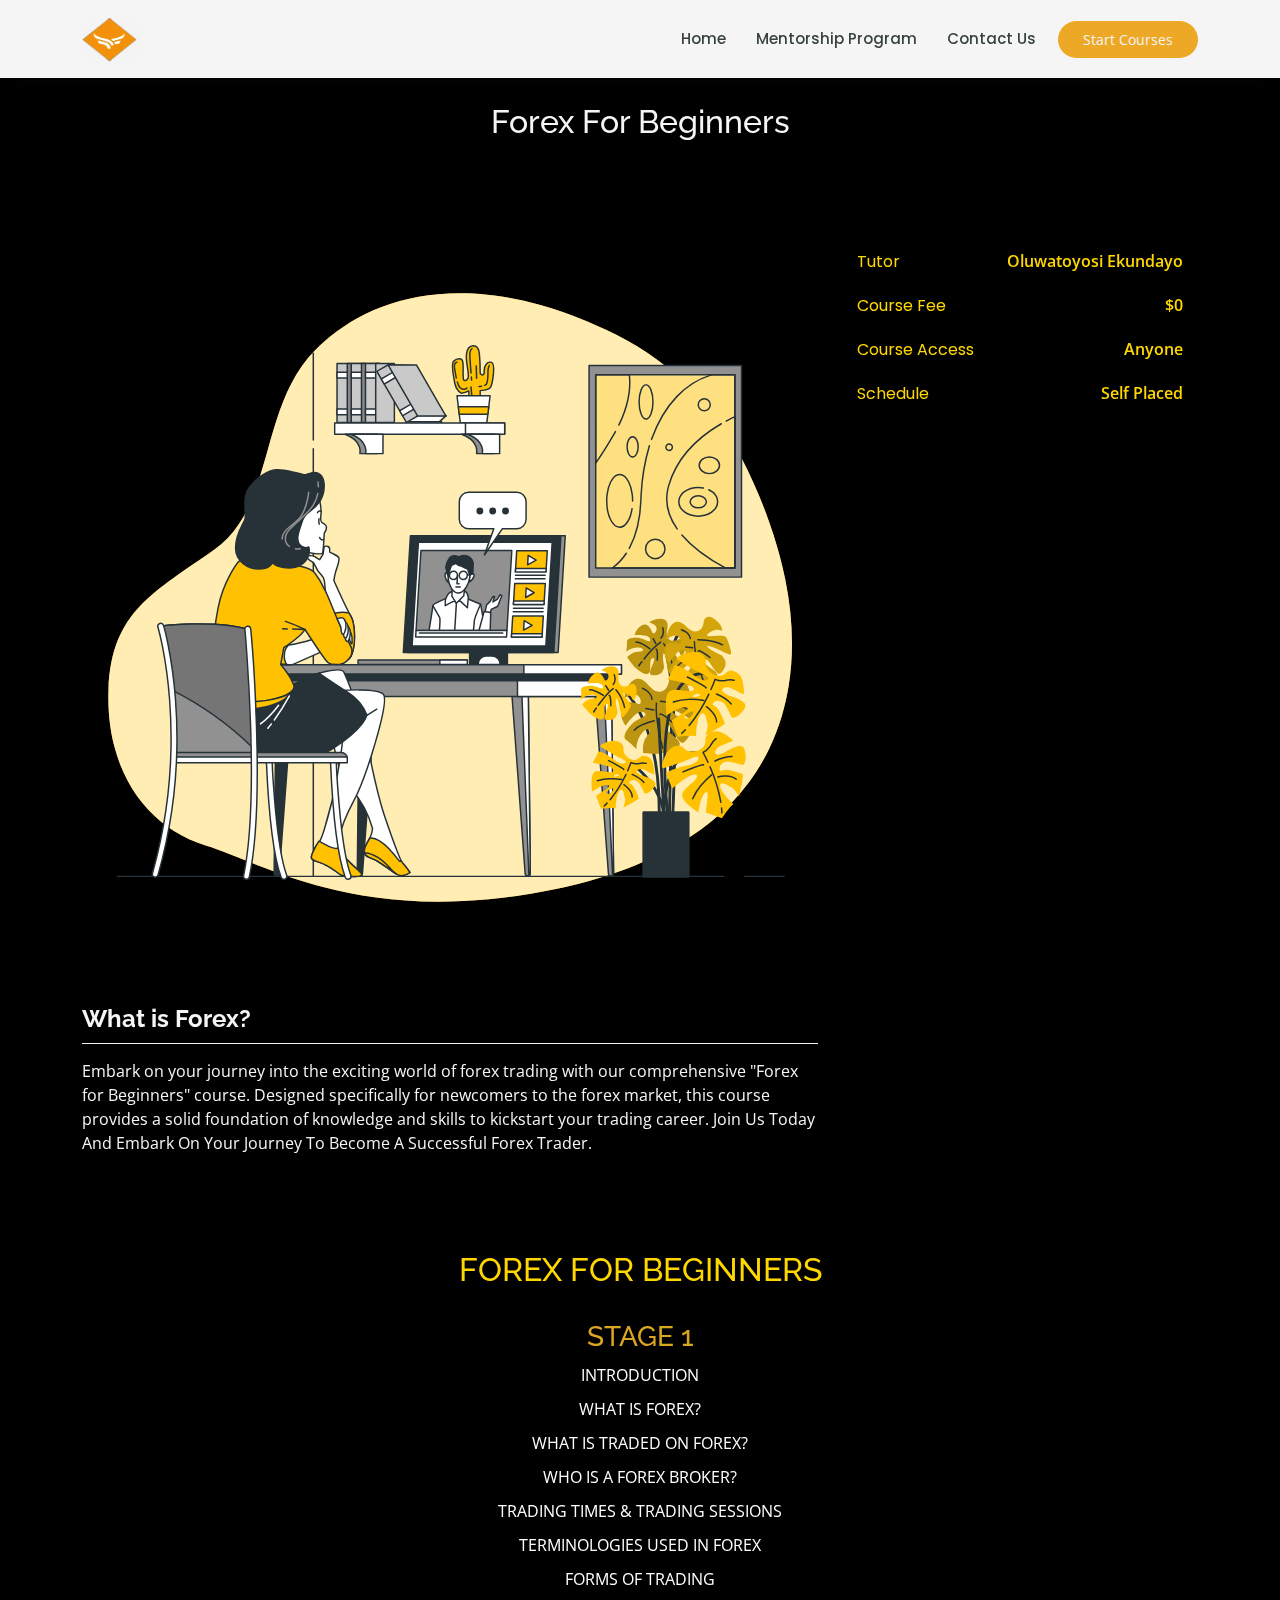
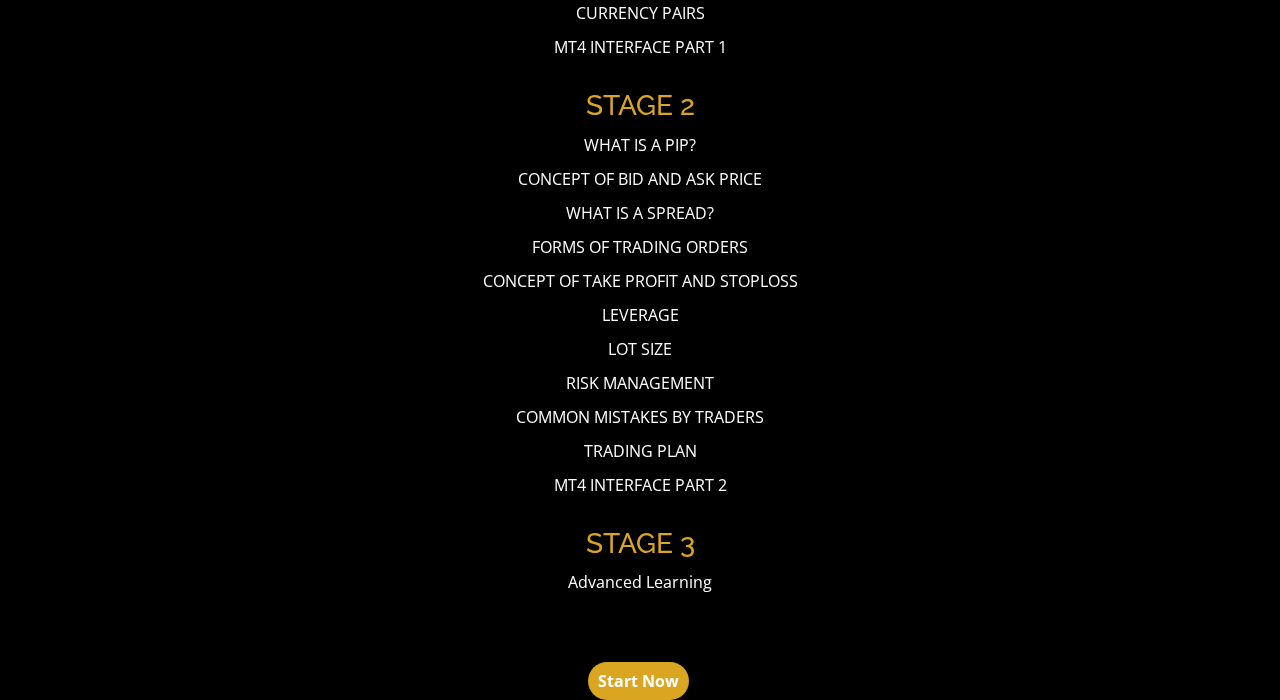
<file: forexDetail.html>
<!DOCTYPE html>
<html lang="en">

<head>
  <meta charset="utf-8">
  <meta content="width=device-width, initial-scale=1.0" name="viewport">

  <title>Forex For Beginners</title>
  <meta content="" name="description">
  <meta content="" name="keywords">

  <!-- Favicons -->
  <link href="assets/img/logopng2.png" rel="icon">
 
  <!-- Google Fonts -->
  <link href="https://fonts.googleapis.com/css?family=Open+Sans:300,300i,400,400i,600,600i,700,700i|Raleway:300,300i,400,400i,500,500i,600,600i,700,700i|Poppins:300,300i,400,400i,500,500i,600,600i,700,700i" rel="stylesheet">

  <!-- Vendor CSS Files -->
  <link href="gedforex/vendor/animate.css/animate.min.css" rel="stylesheet">
  <link href="gedforex/vendor/aos/aos.css" rel="stylesheet">
  <link href="gedforex/vendor/bootstrap/css/bootstrap.min.css" rel="stylesheet">
  <link href="gedforex/vendor/bootstrap-icons/bootstrap-icons.css" rel="stylesheet">
  <link href="gedforex/vendor/boxicons/css/boxicons.min.css" rel="stylesheet">
  <link href="gedforex/vendor/remixicon/remixicon.css" rel="stylesheet">
  <link href="gedforex/vendor/swiper/swiper-bundle.min.css" rel="stylesheet">

  <!-- Template Main CSS File -->
  <link href="gedforex/css/style10.css" rel="stylesheet">

  <style>

    /* CSS code */
    

    .button {
      display: inline-block;
      padding: 7px 10px;
      font-size: 16px;
      font-weight: bold;
    
      text-decoration: none;
      color: #ffffff;
      background-color: goldenrod;
      border-radius: 25px;
      border: none;
      cursor: pointer;
      margin-right: 4px;
      
    }

    /* Style for the next button */
   /* #next {
     
    }*/

    /* Style for the previous button */
    /*#prev {
      
    }*/

    /* Style for button hover */
    .button:hover {
      color: black;
      background-color: whitesmoke;  
      opacity: 0.8;
    }

        .module {
      background-color: black;
      color: gold;
      padding: 20px;
      border-radius: 5px;
      text-align: center;
      transition: color 0.3s;
      cursor: pointer;
    }

    .module:hover {
      color: gold;
    }

    .topic {
      margin-top: 30px;
      color: goldenrod;
    }

    .subtopic {
      margin-top: 10px;
    }

    .subtopic a {
      color: white;
      text-decoration: none;
    }

    .subtopic a:hover {
      color: gold;
    }

    /* Responsive Styles */
    @media only screen and (max-width: 600px) {
      .module {
        padding: 10px;
        font-size: 16px;
      }
    }
  </style>


</head>

<body>
  <header id="header" class="fixed-top">
    <div class="container d-flex align-items-center">

      <a href="#" class="logo me-auto"><img src="assets/img/logopng2.png" alt="" class="img-fluid"></a>

      <h1 class="logo me-auto"><a href="#"></a></h1>
  

      <nav id="navbar" class="navbar order-last order-lg-0">
        <ul>

          <li><a href="gedSchool.html">Home</a></li>
        
          <li><a href="gedmentor.html">Mentorship Program</a></li>
          <li><a href="">Contact Us</a/li>

        

        </ul>
        <i class="bi bi-list mobile-nav-toggle"></i>
      </nav><!-- .navbar -->

      <a href="forex1.html" class="get-started-btn">Start Courses</a>

    </div>
  </header><!-- End Header -->

  <main id="main" data-aos="fade-in">

    <!-- ======= Breadcrumbs ======= -->
    <div class="breadcrumbs">
      <div class="container">
        <h2>Forex For Beginners</h2>
        <p></p>
      </div>
    </div><!-- End Breadcrumbs -->


    <!-- ======= Cource Details Section ======= -->
    <section id="course-details" class="course-details">
      <div class="container" data-aos="fade-up">

        <div class="row">
          <div class="col-lg-8">
            <img src="assets/img/academy/Webinar-bro.svg" class="img-fluid" alt="">
            <h3>What is Forex?</h3>
            <p>
            Embark on your journey into the exciting world of forex trading with our comprehensive "Forex for Beginners" course. Designed specifically for newcomers to the forex market, this course provides a solid foundation of knowledge and skills to kickstart your trading career.  Join Us Today And Embark On Your Journey To Become A Successful Forex Trader.
            </p>
           
          </div>
          
          <div class="col-lg-4">

            <div class="course-info d-flex justify-content-between align-items-center">
              <h5>Tutor</h5>
              <p><a href="#">Oluwatoyosi Ekundayo</a></p>
            </div>

            <div class="course-info d-flex justify-content-between align-items-center">
              <h5>Course Fee</h5>
              <p>$0</p>
            </div>

            <div class="course-info d-flex justify-content-between align-items-center">
              <h5>Course Access</h5>
              <p>Anyone</p>
            </div>

            <div class="course-info d-flex justify-content-between align-items-center">
              <h5>Schedule</h5>
              <p>Self Placed </p>
            </div>

          </div>
        </div>

      </div>
    </section><!-- End Cource Details Section -->



                       
   
        

      
      

    <div class="module">
      <h2>FOREX FOR BEGINNERS</h2>
  
      <div class="topic">
        <h3>STAGE 1</h3>
        <div class="subtopic"><a href="forex1.html">INTRODUCTION</a></div>
        <div class="subtopic"><a href="forex1.html">WHAT IS FOREX? </a></div>
        <div class="subtopic"><a href="forex1.html"> WHAT IS TRADED ON FOREX?</a></div>
        <div class="subtopic"><a href="forex1.html">WHO IS A FOREX BROKER?</a></div>
        <div class="subtopic"><a href="forex1.html">TRADING TIMES & TRADING SESSIONS</a></div>
        <div class="subtopic"><a href="forex1.html">TERMINOLOGIES USED IN FOREX</a></div>
        <div class="subtopic"><a href="forex1.html">FORMS OF TRADING</a></div>
        <div class="subtopic"><a href="forex1.html">CURRENCY PAIRS</a></div>
        <div class="subtopic"><a href="forex1.html"> MT4 INTERFACE PART 1</a></div>

      </div>
  
      <div class="topic">
        <h3>STAGE 2</h3>
        <div class="subtopic"><a href="forex2.html">WHAT IS A PIP?</a></div>
        <div class="subtopic"><a href="forex2.html">CONCEPT OF BID AND ASK PRICE</a></div>
        <div class="subtopic"><a href="forex2.html">WHAT IS A SPREAD?</a></div>
        <div class="subtopic"><a href="forex2.html">FORMS OF TRADING ORDERS</a></div>
        <div class="subtopic"><a href="forex2.html">CONCEPT OF TAKE PROFIT AND STOPLOSS</a></div>
        <div class="subtopic"><a href="forex2.html">LEVERAGE</a></div>
        <div class="subtopic"><a href="forex2.html">LOT SIZE</a></div>
        <div class="subtopic"><a href="forex2.html">RISK MANAGEMENT</a></div>
        <div class="subtopic"><a href="forex2.html">COMMON MISTAKES BY TRADERS</a></div>
        <div class="subtopic"><a href="forex2.html">TRADING PLAN</a></div>
        <div class="subtopic"><a href="stage3.html">MT4 INTERFACE PART 2</a></div>




      </div>
  
      <div class="topic">
        <h3>STAGE 3</h3>
        <div class="subtopic"><a href="stage3.html">Advanced Learning</a></div>
    
      </div>
    </div>


    

           
    <div class="text-center mt-5">
      <a button class="button" id="prev" href="forex1.html">Start Now</a>


       
    </div>
                
                
      
    

   
  </main><!-- End #main -->

 

  <div id="preloader"></div>
  <a href="#" class="back-to-top d-flex align-items-center justify-content-center"><i class="bi bi-arrow-up-short"></i></a>

  <!-- Vendor JS Files -->
  <script src="gedforex/vendor/purecounter/purecounter_vanilla.js"></script>
  <script src="gedforex/vendor/aos/aos.js"></script>
  <script src="gedforex/vendor/bootstrap/js/bootstrap.bundle.min.js"></script>
  <script src="gedforex/vendor/swiper/swiper-bundle.min.js"></script>
  <script src="gedforex/vendor/php-email-form/validate.js"></script>

  <!-- Template Main JS File -->
  <script src="gedforex/js/main.js"></script>

</body>

</html>
</file>
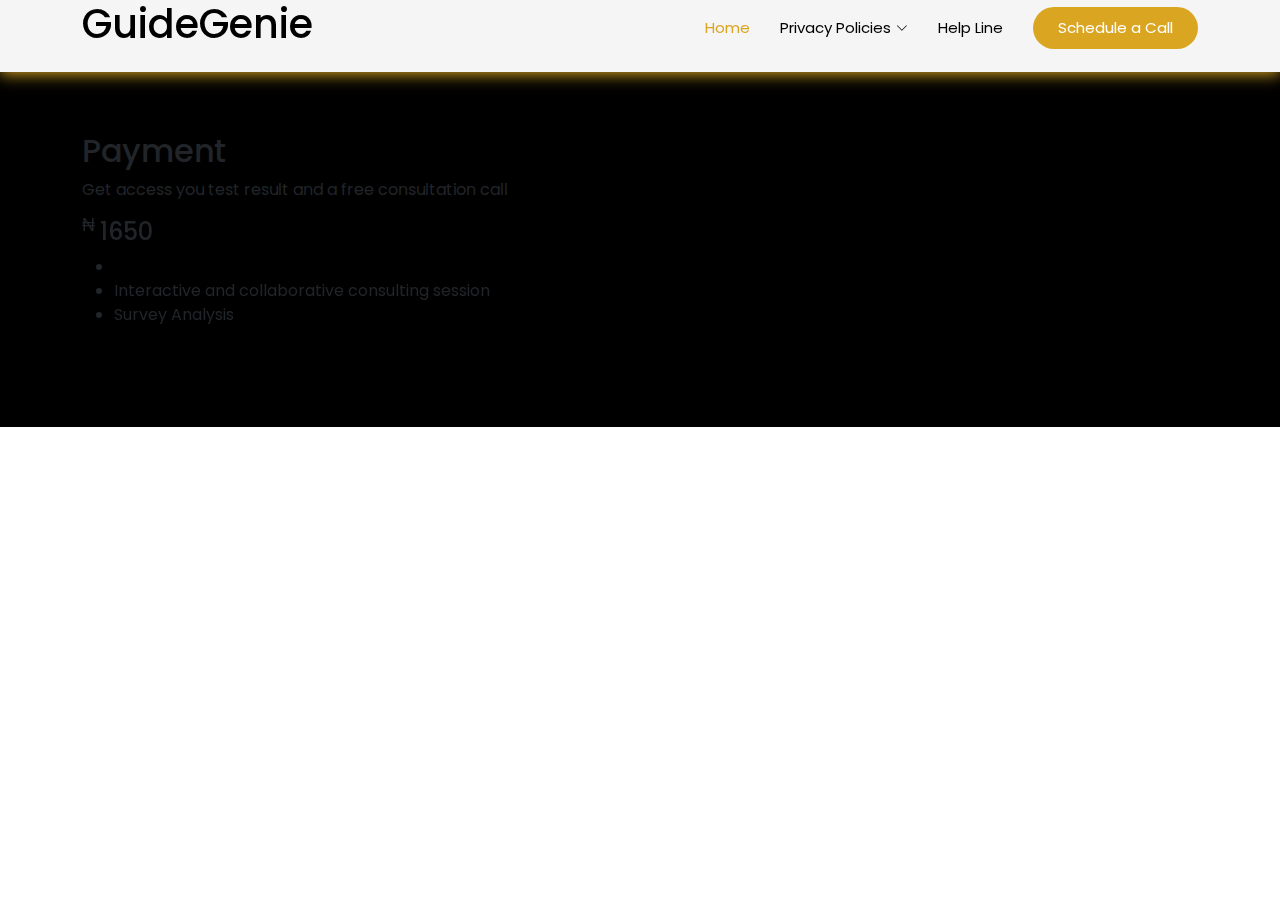
<file: payment.html>
<!DOCTYPE html>
<html lang="en">
<head>
	<meta charset="UTF-8">
	<meta http-equiv="X-UA-Compatible" content="IE=edge">
	<meta name="viewport" content="width=device-width, initial-scale=1.0">
    <meta property="og:site_name" content="GuideGenie" /> <!-- website name -->
    <meta property="og:description" content="Welcome to GuideGenie where we provide personalised university guidance for high school students.  " /><!-- description shown in the actual shared post -->
    <meta property="og:image" content= "assets/img/Student-Discussing-in-library.png" /> <!-- image link, make sure it's jpg -->
 
    <meta name="description" content="Welcome to GuideGenie where we provide personalised university guidance for high school students." >
    <meta name="author" content="GuideGenie">


    
   <title>Checkout</title>

  <link href="assets/img/icon.png" rel="icon">

  <link href="https://fonts.googleapis.com/css?family=Open+Sans:300,300i,400,400i,600,600i,700,700i|Krub:300,300i,400,400i,500,500i,600,600i,700,700i|Poppins:300,300i,400,400i,500,500i,600,600i,700,700i" rel="stylesheet">
  <link href="assets/vendor/aos/aos.css" rel="stylesheet">
  <link href="assets/vendor/bootstrap/css/bootstrap.min.css" rel="stylesheet">
  <link href="assets/vendor/bootstrap-icons/bootstrap-icons.css" rel="stylesheet">
  <link href="assets/vendor/boxicons/css/boxicons.min.css" rel="stylesheet">
  <link href="assets/vendor/glightbox/css/glightbox.min.css" rel="stylesheet">
  <link href="assets/vendor/swiper/swiper-bundle.min.css" rel="stylesheet">
  <link href="assets/css/style.css" rel="stylesheet">

</head>
<body>

    <header id="header" class="fixed-top">
        <div class="container d-flex align-items-center justify-content-between">
    
          <h1 class="logo"><a href="index.html">GuideGenie</a></h1>
          <!-- Uncomment below if you prefer to use an image logo -->
          <!-- <a href="index.html" class="logo"><img src="assets/img/GuideGenie.png" alt="" class="img-fluid"></a>-->
    
          <nav id="navbar" class="navbar">
            <ul>
              <li><a class="nav-link scrollto active" href="index.html">Home</a></li>
              
             
              <li class="dropdown"><a href="#"><span>Privacy Policies</span> <i class="bi bi-chevron-down"></i></a>
                <ul>
                  <li><a href="privacy.html">Privacy Policies</a></li>               
                  <li><a href="privacy.html">Terms and Conditions</a></li>
                </ul>
              </li>
              <li><a class="nav-link scrollto" href="contact.html">Help Line</a></li>
              <li><a class="getstarted scrollto" href="questionaire.html">Schedule a Call</a></li>
            </ul>
            <i class="bi bi-list mobile-nav-toggle"></i>
          </nav><!-- .navbar -->
    
        </div>
      </header><!-- End Header -->

   <main id="main">

        <!-- ======= Pricing Section ======= -->
    <section id="pricing" class="pricing section-bg">
      <div class="container" >

        <div class="pricing-title">
          <h2>    Payment     </h2>
          <p>
            Get access you test result and a free consultation call</p>
        </div>

        <div class="col-lg-12">

          <div class="col-lg-12 col-md-14" data-aos="zoom-in" data-aos-delay="100">
            <div class="box">
             
              <h4><sup>₦ </sup>1650<span> </span></h4>
              <ul>
                <li></li>
                <li>Interactive and collaborative consulting session</li>
                <li>Survey Analysis </li>
                
              </ul>
              <div class="btn-wrap">
                <!-- Payment Link -->
                <a href="#" class="btn-buy">Pay Now</a>
              </div>
            </div>
          </div>

          

        </div>

      </div>
    </section>
    <!-- End Pricing Section -->




   


       <!-- Vendor JS Files -->
  <script src="assets/vendor/aos/aos.js"></script>
  <script src="assets/vendor/bootstrap/js/bootstrap.bundle.min.js"></script>
  <script src="assets/vendor/glightbox/js/glightbox.min.js"></script>
  <script src="assets/vendor/isotope-layout/isotope.pkgd.min.js"></script>
  <script src="assets/vendor/swiper/swiper-bundle.min.js"></script>
  <script src="assets/vendor/php-email-form/validate.js"></script>

  <!-- Template Main JS File -->
  <script src="assets/js/main.js"></script>

</body>
</html>
</file>
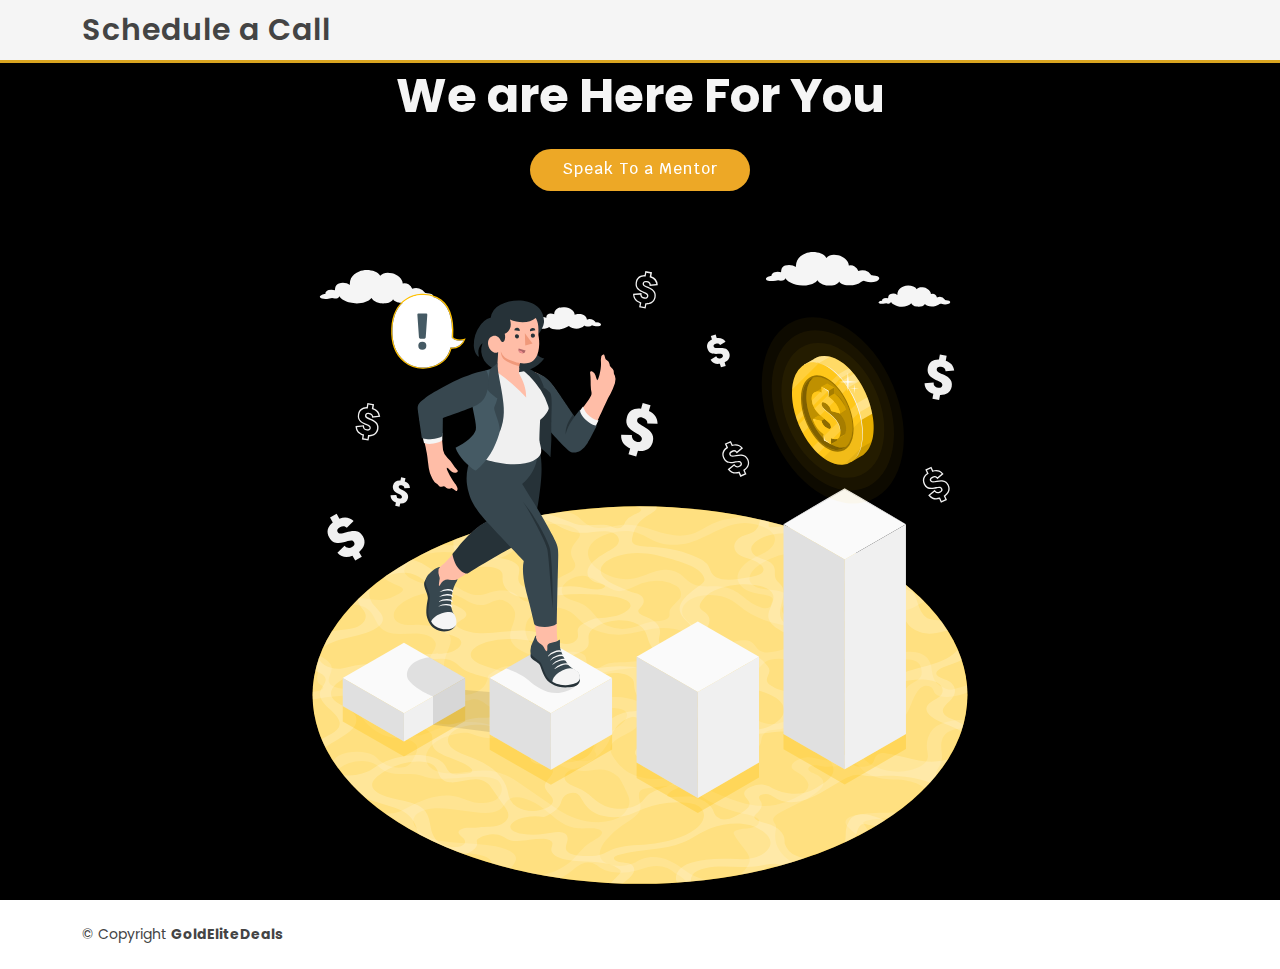
<file: speakmentor.html>
<!DOCTYPE html>
<html lang="en">

<head>
	<meta charset="UTF-8">
	<meta http-equiv="X-UA-Compatible" content="IE=edge">
	<meta name="viewport" content="width=device-width, initial-scale=1.0">


    
   <title>Book a Meeting</title>

   <link href="assets/img/logopng2.png" rel="icon">

  <link href="https://fonts.googleapis.com/css?family=Open+Sans:300,300i,400,400i,600,600i,700,700i|Krub:300,300i,400,400i,500,500i,600,600i,700,700i|Poppins:300,300i,400,400i,500,500i,600,600i,700,700i" rel="stylesheet">
  <link href="gedschool/vendor/aos/aos.css" rel="stylesheet">
  <link href="gedschool/vendor/bootstrap/css/bootstrap.min.css" rel="stylesheet">
  <link href="gedschool/vendor/bootstrap-icons/bootstrap-icons.css" rel="stylesheet">
  <link href="gedschool/vendor/boxicons/css/boxicons.min.css" rel="stylesheet">
  <link href="gedschool/vendor/glightbox/css/glightbox.min.css" rel="stylesheet">
  <link href="gedschool/vendor/swiper/swiper-bundle.min.css" rel="stylesheet">
  <link href="gedschool/css/style.css" rel="stylesheet">

 
</head>

<body>

  <!-- ======= Header ======= -->
  <header id="header" class="fixed-top">
    <div class="container d-flex align-items-center justify-content-between">


      <h1 class="logo"><a href="https://calendly.com/d/y3d-yv6-snc/30min"></a>Schedule a Call</h1>

      <h1 class="logo"><a href="#"></a></h1>

      <!-- Uncomment below if you prefer to use an image logo -->
      <!-- <a href="index.html" class="logo"><img src="assets/img/logo.png" alt="" class="img-fluid"></a>-->

      

    </div>
  </header><!-- End Header -->


  <!-- ======= Hero Section ======= -->
  <section id="hero" class="d-flex align-items-center">

    <div class="container d-flex flex-column align-items-center justify-content-center" data-aos="fade-up">

      <h1>We are Here For You</h1>
     

     
   

      
      <a href="https://calendly.com/goldelitedeals/30min" class="btn-get-started scrollto">Speak To a Mentor</a>
      <img src="assets/img/Money motivation-amico.svg" class="img-fluid hero-img" alt="" data-aos="zoom-in" data-aos-delay="150">
    </div>

  </section><!-- End Hero -->





  <!-- ======= Footer ======= -->
  <footer id="footer">


    <div class="container d-md-flex py-4">

      <div class="me-md-auto text-center text-md-start">
        <div class="copyright">
        <center> © Copyright <strong><span>GoldEliteDeals</span></strong></center> 
        </div>
       
      </div>
     
    </div>
  </footer><!-- End Footer -->


  
  <!-- Vendor JS Files -->
  <script src="gedschool/vendor/aos/aos.js"></script>
  <script src="gedschool/vendor/bootstrap/js/bootstrap.bundle.min.js"></script>
  <script src="gedschool/vendor/glightbox/js/glightbox.min.js"></script>
  <script src="gedschool/vendor/isotope-layout/isotope.pkgd.min.js"></script>
  <script src="gedschool/vendor/swiper/swiper-bundle.min.js"></script>


  <!-- Template Main JS File -->
  <script src="gedschool/js/main.js"></script>

</body>

</html>
</file>
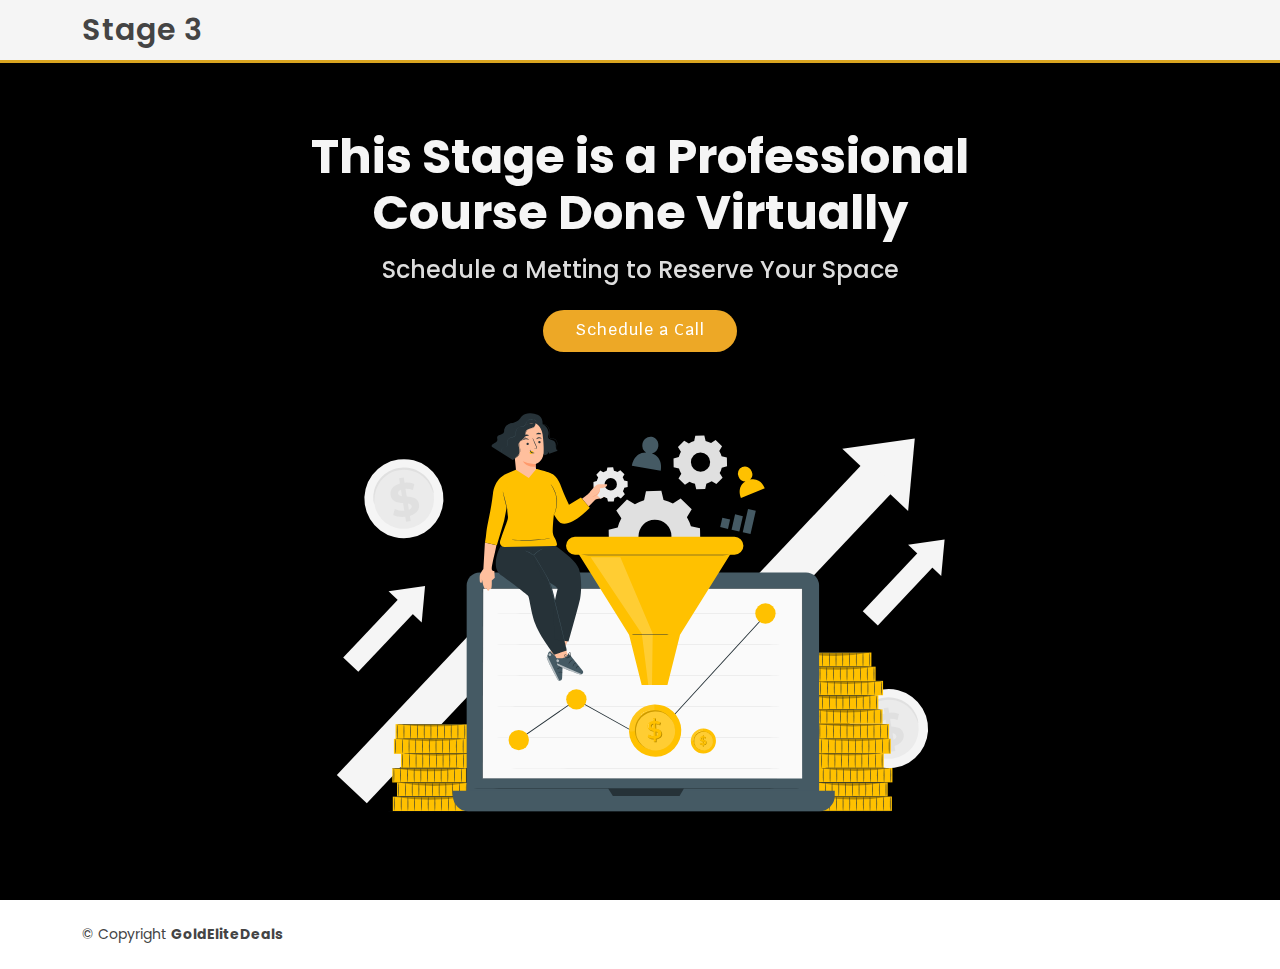
<file: stage3.html>
<!DOCTYPE html>
<html lang="en">

<head>
	<meta charset="UTF-8">
	<meta http-equiv="X-UA-Compatible" content="IE=edge">
	<meta name="viewport" content="width=device-width, initial-scale=1.0">


    
   <title>Stage 3</title>

   <link href="assets/img/logopng2.png" rel="icon">

  <link href="https://fonts.googleapis.com/css?family=Open+Sans:300,300i,400,400i,600,600i,700,700i|Krub:300,300i,400,400i,500,500i,600,600i,700,700i|Poppins:300,300i,400,400i,500,500i,600,600i,700,700i" rel="stylesheet">
  <link href="gedschool/vendor/aos/aos.css" rel="stylesheet">
  <link href="gedschool/vendor/bootstrap/css/bootstrap.min.css" rel="stylesheet">
  <link href="gedschool/vendor/bootstrap-icons/bootstrap-icons.css" rel="stylesheet">
  <link href="gedschool/vendor/boxicons/css/boxicons.min.css" rel="stylesheet">
  <link href="gedschool/vendor/glightbox/css/glightbox.min.css" rel="stylesheet">
  <link href="gedschool/vendor/swiper/swiper-bundle.min.css" rel="stylesheet">
  <link href="gedschool/css/style.css" rel="stylesheet">

 
</head>

<body>

  <!-- ======= Header ======= -->
  <header id="header" class="fixed-top">
    <div class="container d-flex align-items-center justify-content-between">

      <h1 class="logo"><a href="#"></a>Stage 3</h1>
      <!-- Uncomment below if you prefer to use an image logo -->
      <!-- <a href="index.html" class="logo"><img src="assets/img/logo.png" alt="" class="img-fluid"></a>-->

      

    </div>
  </header><!-- End Header -->


  <!-- ======= Hero Section ======= -->
  <section id="hero" class="d-flex align-items-center">

    <div class="container d-flex flex-column align-items-center justify-content-center" data-aos="fade-up">
      <h1>This Stage is a Professional Course Done Virtually</h1>
      <h2>Schedule a Metting to Reserve Your Space</h2>
      
      <a href="https://calendly.com/goldelitedeals/30min" class="btn-get-started scrollto">Schedule a Call</a>
      <img src="assets/img/Conversion rate optimization-pana.svg" class="img-fluid hero-img" alt="" data-aos="zoom-in" data-aos-delay="150">
    </div>

  </section><!-- End Hero -->





  <!-- ======= Footer ======= -->
  <footer id="footer">


    <div class="container d-md-flex py-4">

      <div class="me-md-auto text-center text-md-start">
        <div class="copyright">
        <center> © Copyright <strong><span>GoldEliteDeals</span></strong></center> 
        </div>
       
      </div>
     
    </div>
  </footer><!-- End Footer -->


  
  <!-- Vendor JS Files -->
  <script src="gedschool/vendor/aos/aos.js"></script>
  <script src="gedschool/vendor/bootstrap/js/bootstrap.bundle.min.js"></script>
  <script src="gedschool/vendor/glightbox/js/glightbox.min.js"></script>
  <script src="gedschool/vendor/isotope-layout/isotope.pkgd.min.js"></script>
  <script src="gedschool/vendor/swiper/swiper-bundle.min.js"></script>


  <!-- Template Main JS File -->
  <script src="gedschool/js/main.js"></script>

</body>

</html>
</file>
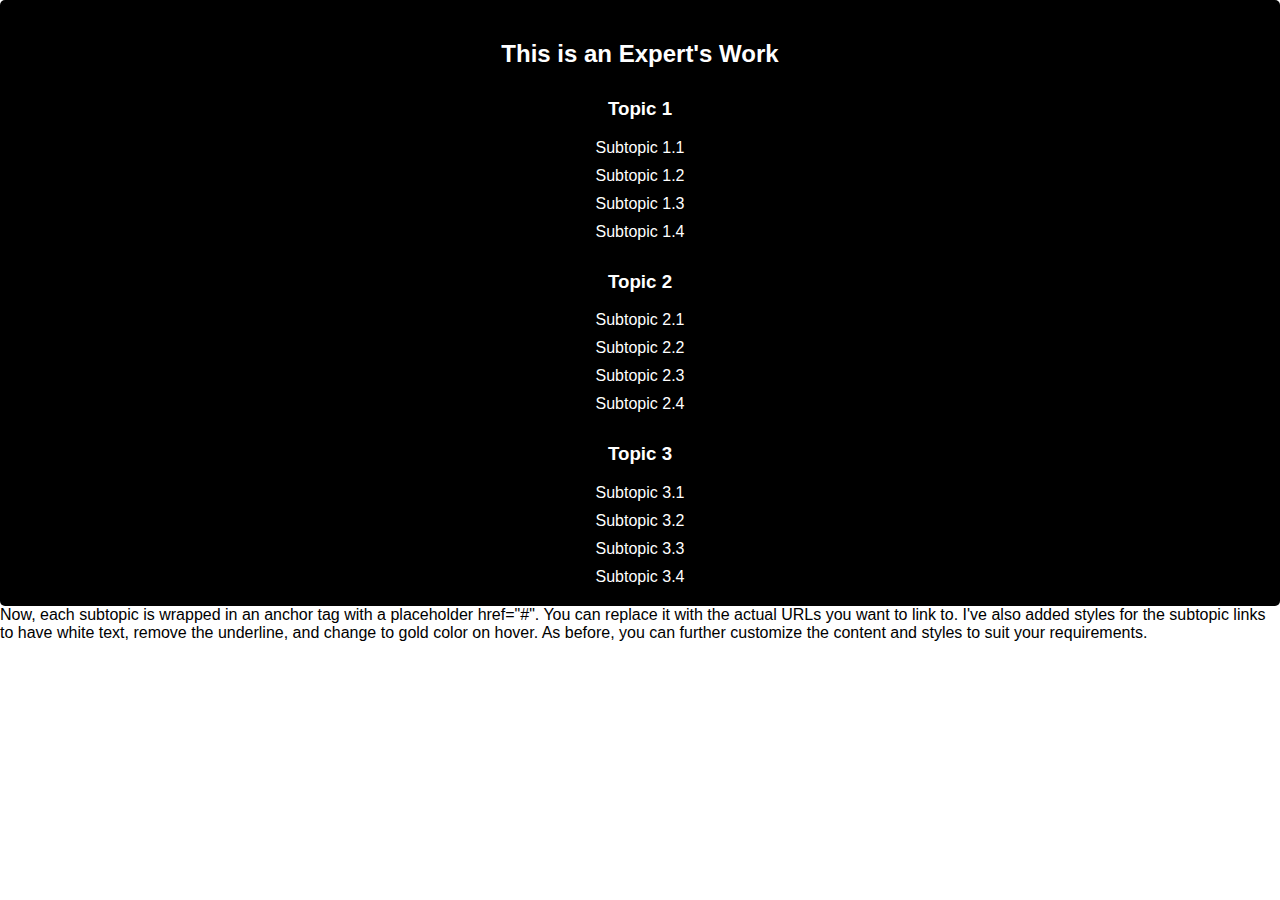
<file: try.html>
<!DOCTYPE html>
<html lang="en">
<head>
  <meta charset="UTF-8">
  <meta name="viewport" content="width=device-width, initial-scale=1.0">
  <style>
    /* Basic Styles */
    body {
      margin: 0;
      padding: 0;
      font-family: Arial, sans-serif;
    }

    .module {
      background-color: black;
      color: white;
      padding: 20px;
      border-radius: 5px;
      text-align: center;
      transition: color 0.3s;
      cursor: pointer;
    }

    .module:hover {
      color: gold;
    }

    .topic {
      margin-top: 30px;
    }

    .subtopic {
      margin-top: 10px;
    }

    .subtopic a {
      color: white;
      text-decoration: none;
    }

    .subtopic a:hover {
      color: gold;
    }

    /* Responsive Styles */
    @media only screen and (max-width: 600px) {
      .module {
        padding: 10px;
        font-size: 16px;
      }
    }
  </style>
</head>
<body>
  <div class="module">
    <h2>This is an Expert's Work</h2>

    <div class="topic">
      <h3>Topic 1</h3>
      <div class="subtopic"><a href="#">Subtopic 1.1</a></div>
      <div class="subtopic"><a href="#">Subtopic 1.2</a></div>
      <div class="subtopic"><a href="#">Subtopic 1.3</a></div>
      <div class="subtopic"><a href="#">Subtopic 1.4</a></div>
    </div>

    <div class="topic">
      <h3>Topic 2</h3>
      <div class="subtopic"><a href="#">Subtopic 2.1</a></div>
      <div class="subtopic"><a href="#">Subtopic 2.2</a></div>
      <div class="subtopic"><a href="#">Subtopic 2.3</a></div>
      <div class="subtopic"><a href="#">Subtopic 2.4</a></div>
    </div>

    <div class="topic">
      <h3>Topic 3</h3>
      <div class="subtopic"><a href="#">Subtopic 3.1</a></div>
      <div class="subtopic"><a href="#">Subtopic 3.2</a></div>
      <div class="subtopic"><a href="#">Subtopic 3.3</a></div>
      <div class="subtopic"><a href="#">Subtopic 3.4</a></div>
    </div>
  </div>
</body>
</html>
Now, each subtopic is wrapped in an anchor tag <a> with a placeholder href="#". You can replace it with the actual URLs you want to link to. I've also added styles for the subtopic links to have white text, remove the underline, and change to gold color on hover. As before, you can further customize the content and styles to suit your requirements.
</file>
<file: assets/css/style.css>
/*--------------------------------------------------------------
# General
--------------------------------------------------------------*/
body {
  font-family: "Poppins", sans-serif;
  color: #212529;
  
  ;
}

a {
  color: black;
  text-decoration: none;
}

a:hover {
  color:black;
  text-decoration: none;
}

h1,
h2,
h3,
h4,
h5,
h6,
.font-primary {
  font-family: "Poppins", sans-serif;
}

/*--------------------------------------------------------------
# Back to top button
--------------------------------------------------------------*/
.back-to-top {
  position: fixed;
  visibility: hidden;
  opacity: 0;
  right: 15px;
  bottom: 15px;
  z-index: 99999;
  background-color: gold;
  width: 40px;
  height: 40px;
  border-radius: 24px;
  transition: all 0.4s;
}

.back-to-top i {
  font-size: 24px;
  color: #fff;
  line-height: 0;
}

.back-to-top:hover {
  background: rgb(68, 67, 67);
  color: #fff;
}

.back-to-top.active {
  visibility: visible;
  opacity: 1;
}

/*--------------------------------------------------------------
# Disable aos animation delay on mobile devices
--------------------------------------------------------------*/
@media screen and (max-width: 768px) {
  [data-aos-delay] {
    transition-delay: 0 !important;
  }
}

/*--------------------------------------------------------------
# Header
--------------------------------------------------------------*/
#header {
  height: 72px;
  transition: all 0.5s;
  z-index: 997;
  transition: all 0.5s;
  background: whitesmoke;
  box-shadow: 0px 2px 15px goldenrod;
}

#header .logo h1 {
  font-size: 30px;
  margin: 0;
  line-height: 1;
  font-weight: 400;
  letter-spacing: 2px;
}
#header .logo span{
  padding-left: 12px;
}


#header .logo h1 a,
#header .logo h1 a:hover {
  color: #7a6960;
  text-decoration: none;
  
}

#header .logo img {
  padding: 0;
  margin: 0;
  max-height: 40px;
}

#main {
  margin-top: 72px;
}

/*--------------------------------------------------------------
# Navigation Menu
--------------------------------------------------------------*/
/**
* Desktop Navigation 
*/
.navbar {
  padding: 0;
}

.navbar ul {
  margin: 0;
  padding: 0;
  display: flex;
  list-style: none;
  align-items: center;
}

.navbar li {
  position: relative;
}

.navbar a,
.navbar a:focus {
  display: flex;
  align-items: center;
  justify-content: space-between;
  padding: 10px 0 10px 30px;
  font-size: 15px;
  color: black;
  white-space: nowrap;
  transition: 0.3s;
}

.navbar a i,
.navbar a:focus i {
  font-size: 12px;
  line-height: 0;
  margin-left: 5px;
}

.navbar a:hover,
.navbar .active,
.navbar .active:focus,
.navbar li:hover>a {
  color: goldenrod;
}

.navbar .getstarted,
.navbar .getstarted:focus {
  background: goldenrod;
  color: #fff;
  padding: 10px 25px;
  margin-left: 30px;
  border-radius: 50px;
}

.navbar .getstarted:hover,
.navbar .getstarted:focus:hover {
  color: #fff;
  background: goldenrod;
}

.navbar .dropdown ul {
  display: block;
  position: absolute;
  left: 14px;
  top: calc(100% + 30px);
  margin: 0;
  padding: 10px 0;
  z-index: 99;
  opacity: 0;
  visibility: hidden;
  background-color: whitesmoke;
  box-shadow: 0px 0px 30px rgba(127, 137, 161, 0.25);
  transition: 0.3s;
}

.navbar .dropdown ul li {
  min-width: 200px;
}

.navbar .dropdown ul a {
  padding: 10px 20px;
  font-size: 15px;
  text-transform: none;
}

.navbar .dropdown ul a i {
  font-size: 12px;
}

.navbar .dropdown ul a:hover,
.navbar .dropdown ul .active:hover,
.navbar .dropdown ul li:hover>a {
  color: goldenrod;
}

.navbar .dropdown:hover>ul {
  opacity: 1;
  top: 100%;
  visibility: visible;
}

.navbar .dropdown .dropdown ul {
  top: 0;
  left: calc(100% - 30px);
  visibility: hidden;
}

.navbar .dropdown .dropdown:hover>ul {
  opacity: 1;
  top: 0;
  left: 100%;
  visibility: visible;
}

@media (max-width: 1366px) {
  .navbar .dropdown .dropdown ul {
    left: -90%;
  }

  .navbar .dropdown .dropdown:hover>ul {
    left: -100%;
  }
}

/**
* Mobile Navigation 
*/
.mobile-nav-toggle {
  color: #7a6960;
  font-size: 28px;
  cursor: pointer;
  display: none;
  line-height: 0;
  transition: 0.5s;
}

.mobile-nav-toggle.bi-x {
  color: #fff;
}

@media (max-width: 991px) {
  .mobile-nav-toggle {
    display: block;
  }

  .navbar ul {
    display: none;
  }
}

.navbar-mobile {
  position: fixed;
  overflow: hidden;
  top: 0;
  right: 0;
  left: 0;
  bottom: 0;
  background: rgba(78, 64, 57, 0.9);
  transition: 0.3s;
}

.navbar-mobile .mobile-nav-toggle {
  position: absolute;
  top: 15px;
  right: 15px;
}

.navbar-mobile ul {
  display: block;
  position: absolute;
  top: 55px;
  right: 15px;
  bottom: 15px;
  left: 15px;
  padding: 10px 0;
  background-color: whitesmoke;
  overflow-y: auto;
  transition: 0.3s;
}

.navbar-mobile a,
.navbar-mobile a:focus {
  padding: 10px 20px;
  font-size: 15px;
  color: #7a6960;
}

.navbar-mobile a:hover,
.navbar-mobile .active,
.navbar-mobile li:hover>a {
  color: gold;
}

.navbar-mobile .getstarted,
.navbar-mobile .getstarted:focus {
  margin: 15px;
}

.navbar-mobile .dropdown ul {
  position: static;
  display: none;
  margin: 10px 20px;
  padding: 10px 0;
  z-index: 99;
  opacity: 1;
  visibility: visible;
  background: #fff;
  box-shadow: 0px 0px 30px rgba(127, 137, 161, 0.25);
}

.navbar-mobile .dropdown ul li {
  min-width: 200px;
}

.navbar-mobile .dropdown ul a {
  padding: 10px 20px;
}

.navbar-mobile .dropdown ul a i {
  font-size: 12px;
}

.navbar-mobile .dropdown ul a:hover,
.navbar-mobile .dropdown ul .active:hover,
.navbar-mobile .dropdown ul li:hover>a {
  color: goldenrod;
}

.navbar-mobile .dropdown>.dropdown-active {
  display: block;
}

/*--------------------------------------------------------------
# Hero Section
--------------------------------------------------------------*/
#hero {
  width: 100%;
  height: 70vh;
  background: black;
  border-bottom: 2px solid black;
  margin: 72px 0 -72px 0;
}

#hero h1 {
  margin: 0;
  font-size: 48px;
  font-weight: 700;
  line-height: 56px;
  color: whitesmoke;
}

#hero h2 {
  color: rgb(184, 184, 184);
  margin: 15px 0 0 0;
  font-size: 24px;
}

#hero .btn-get-started {
  font-family: "Raleway", sans-serif;
  font-weight: 500;
  font-size: 16px;
  letter-spacing: 1px;
  display: inline-block;
  padding: 8px 28px;
  border-radius: 21px;
  transition: 0.5s;
  margin-top: 30px;
  color: #fff;
  background: rgb(237, 168, 38);
}

#hero .btn-get-started:hover {
  background: whitesmoke;
  color: black;
}

#hero .animated {
  animation: up-down 2s ease-in-out infinite alternate-reverse both;
}

@media (max-width: 991px) {
  #hero {
    height: calc(100vh - 72px);
  }

  #hero .animated {
    -webkit-animation: none;
    animation: none;
  }

  #hero .hero-img {
    text-align: center;
  }

  #hero .hero-img img {
    width: 50%;
  }
}

@media (max-width: 768px) {
  #hero h1 {
    font-size: 28px;
    line-height: 36px;
  }

  #hero h2 {
    font-size: 18px;
    line-height: 24px;
  }

  #hero .hero-img img {
    width: 70%;
  }
}

@media (max-width: 575px) {
  #hero .hero-img img {
    width: 80%;
  }
}

@media (max-height: 600px) {
  #hero {
    height: 120vh;
  }
}

@-webkit-keyframes up-down {
  0% {
    transform: translateY(10px);
  }

  100% {
    transform: translateY(-10px);
  }
}

@keyframes up-down {
  0% {
    transform: translateY(10px);
  }

  100% {
    transform: translateY(-10px);
  }
}

/*--------------------------------------------------------------
# Sections General
--------------------------------------------------------------*/
section {
  padding: 60px 0;
  overflow: hidden;
}

.section-bg {
  background-color: black;
}

.section-title {
  text-align: center;
  padding-bottom: 30px;
}

.section-title h2 {
  font-size: 24px;
  font-weight: 700;
  padding-bottom: 0;
  line-height: 1px;
  margin-bottom: 15px;
  color: rgb(255, 255, 255);
}

.section-title p {
  padding-bottom: 15px;
  margin-bottom: 15px;
  position: relative;
  font-size: 32px;
  font-weight: 700;
  color: whitesmoke;
}

.section-title p::after {
  content: "";
  position: absolute;
  display: block;
  width: 60px;
  height: 2px;
  background: goldenrod;
  bottom: 0;
  left: calc(50% - 30px);
}

/*--------------------------------------------------------------
# Breadcrumbs
--------------------------------------------------------------*/
.breadcrumbs {
  padding: 15px 0;
  background-color: black;
  min-height: 40px;
}

.breadcrumbs h2 {
  font-size: 24px;
  font-weight: 300;
}

.breadcrumbs ol {
  display: flex;
  flex-wrap: wrap;
  list-style: none;
  padding: 0;
  margin: 0;
  font-size: 14px;
}

.breadcrumbs ol li+li {
  padding-left: 10px;
}

.breadcrumbs ol li+li::before {
  display: inline-block;
  padding-right: 10px;
  color: #6c757d;
  content: "/";
}

@media (max-width: 768px) {
  .breadcrumbs .d-flex {
    display: block !important;
  }

  .breadcrumbs ol {
    display: block;
  }

  .breadcrumbs ol li {
    display: inline-block;
  }
}

/*--------------------------------------------------------------
# About
--------------------------------------------------------------*/
.about{
  background-color: black;
}
.about h3 {
  font-weight: 700;
  font-size: 34px;
  color: white;
}

.about h4 {
  font-size: 20px;
  font-weight: 700;
  margin-top: 5px;
  color: rgb(198, 198, 198);
}

.about i {
  font-size: 48px;
  margin-top: 15px;
  color: goldenrod;
}

.about p {
  font-size: 15px;
  color: rgb(204, 204, 204);
}

@media (max-width: 991px) {
  .about .about-img img {
    max-width: 70%;
  }
}

@media (max-width: 767px) {
  .about .about-img img {
    max-width: 90%;
  }
}

/*--------------------------------------------------------------
# Services
--------------------------------------------------------------*/

.services p{
  color: whitesmoke;
}
.services .icon-box {
  padding: 30px;
  position: relative;
  overflow: hidden;
  margin: 0 0 40px 0;
  background: black;
  box-shadow: 0 10px 29px 0 goldenrod;
  transition: all 0.3s ease-in-out;
  border-radius: 15px;
  text-align: center;
  border-bottom: 3px solid #fff;
}

.services .icon-box:hover {
  transform: translateY(-5px);
  border-color: gold;
}

.services .icon i {
  font-size: 48px;
  line-height: 1;
  margin-bottom: 15px;
  color: goldenrod;
}

.services .title {
  font-weight: 700;
  margin-bottom: 15px;
  font-size: 18px;
}

.services .title a {
  color: white;
}

.services .description {
  font-size: 15px;
  line-height: 28px;
  margin-bottom: 0;
}

/*--------------------------------------------------------------
# Portfolio
--------------------------------------------------------------*/
.portfolio{
  background-color: #111;
  color: whitesmoke;
}

.portfolio .portfolio-item {
  margin-bottom: 30px;
}

.portfolio #portfolio-flters {
  padding: 0;
  margin: 0 0 35px 0;
  list-style: none;
  text-align: center;
}

.portfolio #portfolio-flters li {
  cursor: pointer;
  margin: 0 15px 15px 0;
  display: inline-block;
  padding: 5px;
  font-size: 16px;
  font-weight: 600;
  line-height: 20px;
  color: whitesmoke;
  margin-bottom: 5px;
  transition: all 0.3s ease-in-out;
}

.portfolio #portfolio-flters li:hover,
.portfolio #portfolio-flters li.filter-active {
  color: goldenrod;
}

.portfolio #portfolio-flters li:last-child {
  margin-right: 0;
}

.portfolio .portfolio-wrap {
  transition: 0.3s;
  position: relative;
  overflow: hidden;
  border-radius: 8px;
  z-index: 1;
}

.portfolio .portfolio-wrap::before {
  content: "";
  background: rgba(122, 105, 96, 0.6);
  position: absolute;
  left: 100%;
  right: 0;
  top: 0;
  bottom: 0;
  transition: all ease-in-out 0.3s;
  z-index: 2;
}

.portfolio .portfolio-wrap img {
  transition: 0.3s;
  position: relative;
  z-index: 1;
}

.portfolio .portfolio-wrap .portfolio-links {
  opacity: 0;
  left: 0;
  right: 0;
  top: calc(50% - 32px);
  text-align: center;
  z-index: 3;
  position: absolute;
  transition: all ease-in-out 0.3s;
}

.portfolio .portfolio-wrap .portfolio-links a {
  color: goldenrod;
  margin: 0 4px;
  line-height: 0;
  background-color: #fff;
  padding-top: 6px;
  padding-right: 1px;
  border-radius: 50px;
  text-align: center;
  width: 32px;
  height: 32px;
  display: inline-block;
  transition: 0.3s;
}

.portfolio .portfolio-wrap .portfolio-links a i {
  line-height: 0;
  font-size: 20px;
}

.portfolio .portfolio-wrap .portfolio-links a:hover {
  background: goldenrod;
  color: #fff;
}

.portfolio .portfolio-wrap .portfolio-info {
  opacity: 0;
  position: absolute;
  bottom: -20px;
  left: 0;
  right: 0;
  text-align: center;
  z-index: 3;
  transition: all ease-in-out 0.3s;
}

.portfolio .portfolio-wrap .portfolio-info h4 {
  font-size: 20px;
  color: #fff;
  font-weight: 600;
}

.portfolio .portfolio-wrap .portfolio-info p {
  color: #ffffff;
  font-size: 14px;
  text-transform: uppercase;
}

.portfolio .portfolio-wrap:hover::before {
  left: 0;
}

.portfolio .portfolio-wrap:hover .portfolio-links {
  opacity: 1;
  top: calc(50% - 16px);
}

.portfolio .portfolio-wrap:hover .portfolio-info {
  opacity: 1;
  bottom: 0;
}

/*--------------------------------------------------------------
# Portfolio Details
--------------------------------------------------------------*/
.portfolio-details {
  padding-top: 40px;
}

.portfolio-details .portfolio-details-slider img {
  width: 100%;
}

.portfolio-details .portfolio-details-slider .swiper-pagination {
  margin-top: 20px;
  position: relative;
}

.portfolio-details .portfolio-details-slider .swiper-pagination .swiper-pagination-bullet {
  width: 12px;
  height: 12px;
  background-color: #fff;
  opacity: 1;
  border: 1px solid goldenrod;
}

.portfolio-details .portfolio-details-slider .swiper-pagination .swiper-pagination-bullet-active {
  background-color: goldenrod;
}

.portfolio-details .portfolio-info {
  padding: 30px;
  box-shadow: 0px 0 30px rgba(122, 105, 96, 0.08);
}

.portfolio-details .portfolio-info h3 {
  font-size: 22px;
  font-weight: 700;
  margin-bottom: 20px;
  padding-bottom: 20px;
  border-bottom: 1px solid #eee;
}

.portfolio-details .portfolio-info ul {
  list-style: none;
  padding: 0;
  font-size: 15px;
}

.portfolio-details .portfolio-info ul li+li {
  margin-top: 10px;
}

.portfolio-details .portfolio-description {
  padding-top: 30px;
}

.portfolio-details .portfolio-description h2 {
  font-size: 26px;
  font-weight: 700;
  margin-bottom: 20px;
}

.portfolio-details .portfolio-description p {
  padding: 0;
}

/*--------------------------------------------------------------
# F.A.Q
--------------------------------------------------------------*/
.faq {
  padding: 60px 0;
}

.faq .faq-list {
  padding: 0;
  list-style: none;
}

.faq .faq-list li {
  border-bottom: 1px solid #eae7e5;
  margin-bottom: 20px;
  padding-bottom: 20px;
}

.faq .faq-list .question {
  display: block;
  position: relative;
  font-family: goldenrod;
  font-size: 18px;
  line-height: 24px;
  font-weight: 400;
  font-weight: 600;
  padding-left: 25px;
  cursor: pointer;
  color: #c54811;
  transition: 0.3s;
}

.faq .faq-list i {
  font-size: 16px;
  position: absolute;
  left: 0;
  top: -2px;
}

.faq .faq-list p {
  margin-bottom: 0;
  padding: 10px 0 0 25px;
}

.faq .faq-list .icon-show {
  display: none;
}

.faq .faq-list .collapsed {
  color: #343a40;
}

.faq .faq-list .collapsed:hover {
  color: goldenrod;
}

.faq .faq-list .collapsed .icon-show {
  display: inline-block;
  transition: 0.6s;
}

.faq .faq-list .collapsed .icon-close {
  display: none;
  transition: 0.6s;
}

/*--------------------------------------------------------------
# Team
--------------------------------------------------------------*/
.team {
  background: #fff;
  padding: 60px 0;
}

.team .member {
  text-align: center;
  margin-bottom: 20px;
  background: #343a40;
  position: relative;
  overflow: hidden;
}

.team .member .member-info {
  opacity: 0;
  position: absolute;
  bottom: 0;
  top: 0;
  left: 0;
  right: 0;
  transition: 0.2s;
}

.team .member .member-info-content {
  position: absolute;
  left: 50px;
  right: 0;
  bottom: 0;
  transition: bottom 0.4s;
}

.team .member .member-info-content h4 {
  font-weight: 700;
  margin-bottom: 2px;
  font-size: 18px;
  color: #fff;
}

.team .member .member-info-content span {
  font-style: italic;
  display: block;
  font-size: 13px;
  color: #fff;
}

.team .member .social {
  position: absolute;
  left: -50px;
  top: 0;
  bottom: 0;
  width: 50px;
  transition: left ease-in-out 0.3s;
  background: rgba(78, 64, 57, 0.6);
  text-align: center;
}

.team .member .social a {
  transition: color 0.3s;
  display: block;
  color: #fff;
  margin-top: 15px;
}

.team .member .social a:hover {
  color: goldenrod;
}

.team .member .social i {
  font-size: 18px;
  margin: 0 2px;
}

.team .member:hover .member-info {
  background: linear-gradient(0deg, rgba(78, 64, 57, 0.95) 0%, rgba(78, 64, 57, 0.95) 15%, rgba(255, 255, 255, 0) 100%);
  opacity: 1;
  transition: 0.4s;
}

.team .member:hover .member-info-content {
  bottom: 30px;
  transition: bottom 0.4s;
}

.team .member:hover .social {
  left: 0;
  transition: left ease-in-out 0.3s;
}

/*--------------------------------------------------------------
# Clients
--------------------------------------------------------------*/
.clients{
  background-color: whitesmoke;
}
.clients .clients-slider .swiper-slide img {
  opacity: 0.5;
  transition: 0.3s;
}

.clients .clients-slider .swiper-slide img:hover {
  opacity: 1;
}

.clients .clients-slider .swiper-pagination {
  margin-top: 20px;
  position: relative;
}

.clients .clients-slider .swiper-pagination .swiper-pagination-bullet {
  width: 12px;
  height: 12px;
  background-color: #fff;
  opacity: 1;
  border: 1px solid goldenrod;
}

.clients .clients-slider .swiper-pagination .swiper-pagination-bullet-active {
  background-color: goldenrod;
}

/*--------------------------------------------------------------
# Contact Us
--------------------------------------------------------------*/
.contact .info {
  border-top: 3px solid goldenrod;
  border-bottom: 3px solid goldenrod;
  padding: 30px;
  background: #fff;
  width: 100%;
  box-shadow: 0 0 24px 0 rgba(0, 0, 0, 0.12);
}

.contact .info i {
  font-size: 20px;
  color: gold;
  float: left;
  width: 44px;
  height: 44px;
  background: #fdf1ec;
  display: flex;
  justify-content: center;
  align-items: center;
  border-radius: 50px;
  transition: all 0.3s ease-in-out;
}

.contact .info h4 {
  padding: 0 0 0 60px;
  font-size: 22px;
  font-weight: 600;
  margin-bottom: 5px;
  color: #7a6960;
}

.contact .info p {
  padding: 0 0 10px 60px;
  margin-bottom: 20px;
  font-size: 14px;
  color: #ab9d95;
}

.contact .info .email p {
  padding-top: 5px;
}



.contact .info .text p {
  padding-top: 5px;
}

.contact .info .social-links {
  padding-left: 60px;
}

.contact .info .social-links a {
  font-size: 18px;
  display: inline-block;
  background: #333;
  color: #fff;
  line-height: 1;
  padding: 8px 0;
  border-radius: 50%;
  text-align: center;
  width: 36px;
  height: 36px;
  transition: 0.3s;
  margin-right: 10px;
}

.contact .info .social-links a:hover {
  background: goldenrod;
  color: #fff;
}

.contact .info .text:hover i,
.contact .info .address:hover i,
.contact .info .phone:hover i {
  background: goldenrod;
  color: #fff;
}

.contact .info .email:hover i,
.contact .info .address:hover i,
.contact .info .phone:hover i {
  background: goldenrod;
  color: #fff;
}

.contact .php-email-form {
  width: 100%;
  border-top: 3px solid goldenrod;
  border-bottom: 3px solid goldenrod;
  padding: 30px;
  background: #fff;
  box-shadow: 0 0 24px 0 rgba(0, 0, 0, 0.12);
}

.contact .php-email-form .form-group {
  padding-bottom: 8px;
}

.contact .php-email-form .error-message {
  display: none;
  color: #fff;
  background: #ed3c0d;
  text-align: left;
  padding: 15px;
  font-weight: 600;
}

.contact .php-email-form .error-message br+br {
  margin-top: 25px;
}

.contact .php-email-form .sent-message {
  display: none;
  color: #fff;
  background: #18d26e;
  text-align: center;
  padding: 15px;
  font-weight: 600;
}

.contact .php-email-form .loading {
  display: none;
  background: #fff;
  text-align: center;
  padding: 15px;
}

.contact .php-email-form .loading:before {
  content: "";
  display: inline-block;
  border-radius: 50%;
  width: 24px;
  height: 24px;
  margin: 0 10px -6px 0;
  border: 3px solid #18d26e;
  border-top-color: #eee;
  -webkit-animation: animate-loading 1s linear infinite;
  animation: animate-loading 1s linear infinite;
}

.contact .php-email-form input,
.contact .php-email-form textarea {
  border-radius: 0;
  box-shadow: none;
  font-size: 14px;
}

.contact .php-email-form input {
  height: 44px;
}

.contact .php-email-form textarea {
  padding: 10px 12px;
}

.contact .php-email-form button[type=submit] {
  background: goldenrod;
  border: 0;
  padding: 10px 24px;
  color: #fff;
  transition: 0.4s;
  border-radius: 4px;
}

.contact .php-email-form button[type=submit]:hover {
  background: goldenrod;
}

@-webkit-keyframes animate-loading {
  0% {
    transform: rotate(0deg);
  }

  100% {
    transform: rotate(360deg);
  }
}

@keyframes animate-loading {
  0% {
    transform: rotate(0deg);
  }

  100% {
    transform: rotate(360deg);
  }
}

/*--------------------------------------------------------------
# Footer
--------------------------------------------------------------*/
#footer {
  background: #fff;
  padding: 0 0 30px 0;
  color: #212529;
  font-size: 14px;
  background: #fef8f5;
}

#footer .footer-newsletter {
  padding: 50px 0;
  background: #fef8f5;
  text-align: center;
  font-size: 15px;
}

#footer .footer-newsletter h4 {
  font-size: 24px;
  margin: 0 0 20px 0;
  padding: 0;
  line-height: 1;
  font-weight: 600;
  color: #4e4039;
}

#footer .footer-newsletter form {
  margin-top: 30px;
  background: #fff;
  padding: 6px 10px;
  position: relative;
  border-radius: 4px;
  box-shadow: 0px 2px 15px rgba(0, 0, 0, 0.1);
  text-align: left;
}

#footer .footer-newsletter form input[type=text] {
  border: 0;
  padding: 4px 4px;
  width: calc(100% - 100px);
}

#footer .footer-newsletter form input[type=submit] {
  position: absolute;
  top: 0;
  right: 0;
  bottom: 0;
  border: 0;
  background: none;
  font-size: 16px;
  padding: 0 20px;
  background: goldenrod;
  color: #fff;
  transition: 0.3s;
  border-radius: 24px;
  box-shadow: 0px 2px 15px rgba(0, 0, 0, 0.1);
}

#footer .footer-newsletter form input[type=submit]:hover {
  background: black;
  color: whitesmoke;
}

#footer .footer-top {
  padding: 60px 0 30px 0;
  background: #fff;
}

#footer .footer-top .footer-contact {
  margin-bottom: 30px;
}

#footer .footer-top .footer-contact h4 {
  font-size: 22px;
  margin: 0 0 30px 0;
  padding: 2px 0 2px 0;
  line-height: 1;
  font-weight: 700;
}

#footer .footer-top .footer-contact p {
  font-size: 14px;
  line-height: 24px;
  margin-bottom: 0;
  font-family: "Raleway", sans-serif;
  color: #5c5c5c;
}

#footer .footer-top h4 {
  font-size: 16px;
  font-weight: bold;
  color: #212529;
  position: relative;
  padding-bottom: 12px;
}

#footer .footer-top .footer-links {
  margin-bottom: 30px;
}

#footer .footer-top .footer-links ul {
  list-style: none;
  padding: 0;
  margin: 0;
}

#footer .footer-top .footer-links ul i {
  padding-right: 2px;
  color: black;
  font-size: 18px;
  line-height: 1;
}

#footer .footer-top .footer-links ul li {
  padding: 10px 0;
  display: flex;
  align-items: center;
}

#footer .footer-top .footer-links ul li:first-child {
  padding-top: 0;
}

#footer .footer-top .footer-links ul a {
  color: #5c5c5c;
  transition: 0.3s;
  display: inline-block;
  line-height: 1;
}

#footer .footer-top .footer-links ul a:hover {
  text-decoration: none;
  color: goldenrod;
}

#footer .footer-top .social-links a {
  font-size: 18px;
  display: inline-block;
  background: goldenrod;
  color: #fff;
  line-height: 1;
  padding: 8px 0;
  margin-right: 4px;
  border-radius: 50%;
  text-align: center;
  width: 36px;
  height: 36px;
  transition: 0.3s;
}

#footer .footer-top .social-links a:hover {
  background: #ef7f4d;
  color: #fff;
  text-decoration: none;
}

#footer .copyright {
  text-align: center;
  float: left;
}

#footer .credits {
  float: right;
  text-align: center;
  font-size: 13px;
  color: #212529;
}

#footer .credits a {
  color: goldenrod;
}

@media (max-width: 575px) {

  #footer .copyright,
  #footer .credits {
    float: none;
    -moz-text-align-last: center;
    text-align-last: center;
    padding: 3px 0;
  }
}

#preloader {
  position: fixed;
  top: 0;
  left: 0;
  width: 100%;
  height: 100%;
  background-color: black;
  display: flex;
  justify-content: center;
  align-items: center;
  z-index: 9999;
}

#loader {
  border: 8px solid goldenrod;
  border-top: 8px solid gold;
  border-radius: 50%;
  width: 50px;
  height: 50px;
  animation: spin 1.5s linear infinite;
}

@keyframes spin {
  0% {
    transform: rotate(0deg);
  }
  100% {
    transform: rotate(360deg);
  }
}

/* Add additional styles to customize the preloader appearance */
</file>
<file: 2048-master/2048-master/style/main.css>
@import url(fonts/clear-sans.css);
html, body {
  margin: 0;
  padding: 0;
  background: black;
  color: whitesmoke;
  font-family: "Clear Sans", "Helvetica Neue", Arial, sans-serif;
  font-size: 18px; }

body {
  margin: 80px 0; }

.heading:after {
  content: "";
  display: block;
  clear: both; }

h1.title {
  font-size: 80px;
  font-weight: bold;
  margin: 0;
  display: block;
  float: left; }

@-webkit-keyframes move-up {
  0% {
    top: 25px;
    opacity: 1; }

  100% {
    top: -50px;
    opacity: 0; } }
@-moz-keyframes move-up {
  0% {
    top: 25px;
    opacity: 1; }

  100% {
    top: -50px;
    opacity: 0; } }
@keyframes move-up {
  0% {
    top: 25px;
    opacity: 1; }

  100% {
    top: -50px;
    opacity: 0; } }
.scores-container {
  float: right;
  text-align: right; }

.score-container, .best-container {
  position: relative;
  display: inline-block;
  background: goldenrod;
  padding: 15px 25px;
  font-size: 25px;
  height: 25px;
  line-height: 47px;
  font-weight: bold;
  border-radius: 3px;
  color: black;
  margin-top: 8px;
  text-align: center; }
  .score-container:after, .best-container:after {
    position: absolute;
    width: 100%;
    top: 10px;
    left: 0;
    text-transform: uppercase;
    font-size: 13px;
    line-height: 13px;
    text-align: center;
    color: black; }
  .score-container .score-addition, .best-container .score-addition {
    position: absolute;
    right: 30px;
    color: black;
    font-size: 25px;
    line-height: 25px;
    font-weight: bold;
    color: black;
    z-index: 100;
    -webkit-animation: move-up 600ms ease-in;
    -moz-animation: move-up 600ms ease-in;
    animation: move-up 600ms ease-in;
    -webkit-animation-fill-mode: both;
    -moz-animation-fill-mode: both;
    animation-fill-mode: both; }

.score-container:after {
  content: "Score"; }

.best-container:after {
  content: "Best"; }

p {
  margin-top: 0;
  margin-bottom: 10px;
  line-height: 1.65; }

a {
  color: #776e65;
  font-weight: bold;
  text-decoration: underline;
  cursor: pointer; }

strong.important {
  text-transform: uppercase; }

hr {
  border: none;
  border-bottom: 1px solid #d8d4d0;
  margin-top: 20px;
  margin-bottom: 30px; }

.container {
  width: 500px;
  margin: 0 auto; }

@-webkit-keyframes fade-in {
  0% {
    opacity: 0; }

  100% {
    opacity: 1; } }
@-moz-keyframes fade-in {
  0% {
    opacity: 0; }

  100% {
    opacity: 1; } }
@keyframes fade-in {
  0% {
    opacity: 0; }

  100% {
    opacity: 1; } }
.game-container {
  margin-top: 40px;
  position: relative;
  padding: 15px;
  cursor: default;
  -webkit-touch-callout: none;
  -ms-touch-callout: none;
  -webkit-user-select: none;
  -moz-user-select: none;
  -ms-user-select: none;
  -ms-touch-action: none;
  touch-action: none;
  background: #bbada0;
  border-radius: 6px;
  width: 500px;
  height: 500px;
  -webkit-box-sizing: border-box;
  -moz-box-sizing: border-box;
  box-sizing: border-box; }
  .game-container .game-message {
    display: none;
    position: absolute;
    top: 0;
    right: 0;
    bottom: 0;
    left: 0;
    background: rgba(238, 228, 218, 0.5);
    z-index: 100;
    text-align: center;
    -webkit-animation: fade-in 800ms ease 1200ms;
    -moz-animation: fade-in 800ms ease 1200ms;
    animation: fade-in 800ms ease 1200ms;
    -webkit-animation-fill-mode: both;
    -moz-animation-fill-mode: both;
    animation-fill-mode: both; }
    .game-container .game-message p {
      font-size: 60px;
      font-weight: bold;
      height: 60px;
      line-height: 60px;
      margin-top: 222px; }
    .game-container .game-message .lower {
      display: block;
      margin-top: 59px; }
    .game-container .game-message a {
      display: inline-block;
      background: #8f7a66;
      border-radius: 3px;
      padding: 0 20px;
      text-decoration: none;
      color: #f9f6f2;
      height: 40px;
      line-height: 42px;
      margin-left: 9px; }
      .game-container .game-message a.keep-playing-button {
        display: none; }
    .game-container .game-message.game-won {
      background: rgba(237, 194, 46, 0.5);
      color: #f9f6f2; }
      .game-container .game-message.game-won a.keep-playing-button {
        display: inline-block; }
    .game-container .game-message.game-won, .game-container .game-message.game-over {
      display: block; }

.grid-container {
  position: absolute;
  z-index: 1; }

.grid-row {
  margin-bottom: 15px; }
  .grid-row:last-child {
    margin-bottom: 0; }
  .grid-row:after {
    content: "";
    display: block;
    clear: both; }

.grid-cell {
  width: 106.25px;
  height: 106.25px;
  margin-right: 15px;
  float: left;
  border-radius: 3px;
  background: rgba(238, 228, 218, 0.35); }
  .grid-cell:last-child {
    margin-right: 0; }

.tile-container {
  position: absolute;
  z-index: 2; }

.tile, .tile .tile-inner {
  width: 107px;
  height: 107px;
  line-height: 107px; }
.tile.tile-position-1-1 {
  -webkit-transform: translate(0px, 0px);
  -moz-transform: translate(0px, 0px);
  -ms-transform: translate(0px, 0px);
  transform: translate(0px, 0px); }
.tile.tile-position-1-2 {
  -webkit-transform: translate(0px, 121px);
  -moz-transform: translate(0px, 121px);
  -ms-transform: translate(0px, 121px);
  transform: translate(0px, 121px); }
.tile.tile-position-1-3 {
  -webkit-transform: translate(0px, 242px);
  -moz-transform: translate(0px, 242px);
  -ms-transform: translate(0px, 242px);
  transform: translate(0px, 242px); }
.tile.tile-position-1-4 {
  -webkit-transform: translate(0px, 363px);
  -moz-transform: translate(0px, 363px);
  -ms-transform: translate(0px, 363px);
  transform: translate(0px, 363px); }
.tile.tile-position-2-1 {
  -webkit-transform: translate(121px, 0px);
  -moz-transform: translate(121px, 0px);
  -ms-transform: translate(121px, 0px);
  transform: translate(121px, 0px); }
.tile.tile-position-2-2 {
  -webkit-transform: translate(121px, 121px);
  -moz-transform: translate(121px, 121px);
  -ms-transform: translate(121px, 121px);
  transform: translate(121px, 121px); }
.tile.tile-position-2-3 {
  -webkit-transform: translate(121px, 242px);
  -moz-transform: translate(121px, 242px);
  -ms-transform: translate(121px, 242px);
  transform: translate(121px, 242px); }
.tile.tile-position-2-4 {
  -webkit-transform: translate(121px, 363px);
  -moz-transform: translate(121px, 363px);
  -ms-transform: translate(121px, 363px);
  transform: translate(121px, 363px); }
.tile.tile-position-3-1 {
  -webkit-transform: translate(242px, 0px);
  -moz-transform: translate(242px, 0px);
  -ms-transform: translate(242px, 0px);
  transform: translate(242px, 0px); }
.tile.tile-position-3-2 {
  -webkit-transform: translate(242px, 121px);
  -moz-transform: translate(242px, 121px);
  -ms-transform: translate(242px, 121px);
  transform: translate(242px, 121px); }
.tile.tile-position-3-3 {
  -webkit-transform: translate(242px, 242px);
  -moz-transform: translate(242px, 242px);
  -ms-transform: translate(242px, 242px);
  transform: translate(242px, 242px); }
.tile.tile-position-3-4 {
  -webkit-transform: translate(242px, 363px);
  -moz-transform: translate(242px, 363px);
  -ms-transform: translate(242px, 363px);
  transform: translate(242px, 363px); }
.tile.tile-position-4-1 {
  -webkit-transform: translate(363px, 0px);
  -moz-transform: translate(363px, 0px);
  -ms-transform: translate(363px, 0px);
  transform: translate(363px, 0px); }
.tile.tile-position-4-2 {
  -webkit-transform: translate(363px, 121px);
  -moz-transform: translate(363px, 121px);
  -ms-transform: translate(363px, 121px);
  transform: translate(363px, 121px); }
.tile.tile-position-4-3 {
  -webkit-transform: translate(363px, 242px);
  -moz-transform: translate(363px, 242px);
  -ms-transform: translate(363px, 242px);
  transform: translate(363px, 242px); }
.tile.tile-position-4-4 {
  -webkit-transform: translate(363px, 363px);
  -moz-transform: translate(363px, 363px);
  -ms-transform: translate(363px, 363px);
  transform: translate(363px, 363px); }

.tile {
  position: absolute;
  -webkit-transition: 100ms ease-in-out;
  -moz-transition: 100ms ease-in-out;
  transition: 100ms ease-in-out;
  -webkit-transition-property: -webkit-transform;
  -moz-transition-property: -moz-transform;
  transition-property: transform; }
  .tile .tile-inner {
    border-radius: 3px;
    background: #eee4da;
    text-align: center;
    font-weight: bold;
    z-index: 10;
    font-size: 55px; }
  .tile.tile-2 .tile-inner {
    background: #eee4da;
    box-shadow: 0 0 30px 10px rgba(243, 215, 116, 0), inset 0 0 0 1px rgba(255, 255, 255, 0); }
  .tile.tile-4 .tile-inner {
    background: #ede0c8;
    box-shadow: 0 0 30px 10px rgba(243, 215, 116, 0), inset 0 0 0 1px rgba(255, 255, 255, 0); }
  .tile.tile-8 .tile-inner {
    color: #f9f6f2;
    background: #f2b179; }
  .tile.tile-16 .tile-inner {
    color: #f9f6f2;
    background: #f59563; }
  .tile.tile-32 .tile-inner {
    color: #f9f6f2;
    background: #f67c5f; }
  .tile.tile-64 .tile-inner {
    color: #f9f6f2;
    background: #f65e3b; }
  .tile.tile-128 .tile-inner {
    color: #f9f6f2;
    background: #edcf72;
    box-shadow: 0 0 30px 10px rgba(243, 215, 116, 0.2381), inset 0 0 0 1px rgba(255, 255, 255, 0.14286);
    font-size: 45px; }
    @media screen and (max-width: 520px) {
      .tile.tile-128 .tile-inner {
        font-size: 25px; } }
  .tile.tile-256 .tile-inner {
    color: #f9f6f2;
    background: #edcc61;
    box-shadow: 0 0 30px 10px rgba(243, 215, 116, 0.31746), inset 0 0 0 1px rgba(255, 255, 255, 0.19048);
    font-size: 45px; }
    @media screen and (max-width: 520px) {
      .tile.tile-256 .tile-inner {
        font-size: 25px; } }
  .tile.tile-512 .tile-inner {
    color: #f9f6f2;
    background: #edc850;
    box-shadow: 0 0 30px 10px rgba(243, 215, 116, 0.39683), inset 0 0 0 1px rgba(255, 255, 255, 0.2381);
    font-size: 45px; }
    @media screen and (max-width: 520px) {
      .tile.tile-512 .tile-inner {
        font-size: 25px; } }
  .tile.tile-1024 .tile-inner {
    color: #f9f6f2;
    background: #edc53f;
    box-shadow: 0 0 30px 10px rgba(243, 215, 116, 0.47619), inset 0 0 0 1px rgba(255, 255, 255, 0.28571);
    font-size: 35px; }
    @media screen and (max-width: 520px) {
      .tile.tile-1024 .tile-inner {
        font-size: 15px; } }
  .tile.tile-2048 .tile-inner {
    color: #f9f6f2;
    background: #edc22e;
    box-shadow: 0 0 30px 10px rgba(243, 215, 116, 0.55556), inset 0 0 0 1px rgba(255, 255, 255, 0.33333);
    font-size: 35px; }
    @media screen and (max-width: 520px) {
      .tile.tile-2048 .tile-inner {
        font-size: 15px; } }
  .tile.tile-super .tile-inner {
    color: #f9f6f2;
    background: #3c3a32;
    font-size: 30px; }
    @media screen and (max-width: 520px) {
      .tile.tile-super .tile-inner {
        font-size: 10px; } }

@-webkit-keyframes appear {
  0% {
    opacity: 0;
    -webkit-transform: scale(0);
    -moz-transform: scale(0);
    -ms-transform: scale(0);
    transform: scale(0); }

  100% {
    opacity: 1;
    -webkit-transform: scale(1);
    -moz-transform: scale(1);
    -ms-transform: scale(1);
    transform: scale(1); } }
@-moz-keyframes appear {
  0% {
    opacity: 0;
    -webkit-transform: scale(0);
    -moz-transform: scale(0);
    -ms-transform: scale(0);
    transform: scale(0); }

  100% {
    opacity: 1;
    -webkit-transform: scale(1);
    -moz-transform: scale(1);
    -ms-transform: scale(1);
    transform: scale(1); } }
@keyframes appear {
  0% {
    opacity: 0;
    -webkit-transform: scale(0);
    -moz-transform: scale(0);
    -ms-transform: scale(0);
    transform: scale(0); }

  100% {
    opacity: 1;
    -webkit-transform: scale(1);
    -moz-transform: scale(1);
    -ms-transform: scale(1);
    transform: scale(1); } }
.tile-new .tile-inner {
  -webkit-animation: appear 200ms ease 100ms;
  -moz-animation: appear 200ms ease 100ms;
  animation: appear 200ms ease 100ms;
  -webkit-animation-fill-mode: backwards;
  -moz-animation-fill-mode: backwards;
  animation-fill-mode: backwards; }

@-webkit-keyframes pop {
  0% {
    -webkit-transform: scale(0);
    -moz-transform: scale(0);
    -ms-transform: scale(0);
    transform: scale(0); }

  50% {
    -webkit-transform: scale(1.2);
    -moz-transform: scale(1.2);
    -ms-transform: scale(1.2);
    transform: scale(1.2); }

  100% {
    -webkit-transform: scale(1);
    -moz-transform: scale(1);
    -ms-transform: scale(1);
    transform: scale(1); } }
@-moz-keyframes pop {
  0% {
    -webkit-transform: scale(0);
    -moz-transform: scale(0);
    -ms-transform: scale(0);
    transform: scale(0); }

  50% {
    -webkit-transform: scale(1.2);
    -moz-transform: scale(1.2);
    -ms-transform: scale(1.2);
    transform: scale(1.2); }

  100% {
    -webkit-transform: scale(1);
    -moz-transform: scale(1);
    -ms-transform: scale(1);
    transform: scale(1); } }
@keyframes pop {
  0% {
    -webkit-transform: scale(0);
    -moz-transform: scale(0);
    -ms-transform: scale(0);
    transform: scale(0); }

  50% {
    -webkit-transform: scale(1.2);
    -moz-transform: scale(1.2);
    -ms-transform: scale(1.2);
    transform: scale(1.2); }

  100% {
    -webkit-transform: scale(1);
    -moz-transform: scale(1);
    -ms-transform: scale(1);
    transform: scale(1); } }
.tile-merged .tile-inner {
  z-index: 20;
  -webkit-animation: pop 200ms ease 100ms;
  -moz-animation: pop 200ms ease 100ms;
  animation: pop 200ms ease 100ms;
  -webkit-animation-fill-mode: backwards;
  -moz-animation-fill-mode: backwards;
  animation-fill-mode: backwards; }

.above-game:after {
  content: "";
  display: block;
  clear: both; }

.game-intro {
  float: left;
  line-height: 42px;
  margin-bottom: 0; }

.restart-button {
  display: inline-block;
  background: #8f7a66;
  border-radius: 3px;
  padding: 0 20px;
  text-decoration: none;
  color: #f9f6f2;
  height: 40px;
  line-height: 42px;
  display: block;
  text-align: center;
  float: right; }

.game-explanation {
  margin-top: 50px; }

@media screen and (max-width: 520px) {
  html, body {
    font-size: 15px; }

  body {
    margin: 20px 0;
    padding: 0 20px; }

  h1.title {
    font-size: 27px;
    margin-top: 15px; }

  .container {
    width: 280px;
    margin: 0 auto; }

  .score-container, .best-container {
    margin-top: 0;
    padding: 15px 10px;
    min-width: 40px; }

  .heading {
    margin-bottom: 10px; }

  .game-intro {
    width: 55%;
    display: block;
    box-sizing: border-box;
    line-height: 1.65; }

  .restart-button {
    width: 42%;
    padding: 0;
    display: block;
    box-sizing: border-box;
    margin-top: 2px; }

  .game-container {
    margin-top: 17px;
    position: relative;
    padding: 10px;
    cursor: default;
    -webkit-touch-callout: none;
    -ms-touch-callout: none;
    -webkit-user-select: none;
    -moz-user-select: none;
    -ms-user-select: none;
    -ms-touch-action: none;
    touch-action: none;
    background: #bbada0;
    border-radius: 6px;
    width: 280px;
    height: 280px;
    -webkit-box-sizing: border-box;
    -moz-box-sizing: border-box;
    box-sizing: border-box; }
    .game-container .game-message {
      display: none;
      position: absolute;
      top: 0;
      right: 0;
      bottom: 0;
      left: 0;
      background: rgba(238, 228, 218, 0.5);
      z-index: 100;
      text-align: center;
      -webkit-animation: fade-in 800ms ease 1200ms;
      -moz-animation: fade-in 800ms ease 1200ms;
      animation: fade-in 800ms ease 1200ms;
      -webkit-animation-fill-mode: both;
      -moz-animation-fill-mode: both;
      animation-fill-mode: both; }
      .game-container .game-message p {
        font-size: 60px;
        font-weight: bold;
        height: 60px;
        line-height: 60px;
        margin-top: 222px; }
      .game-container .game-message .lower {
        display: block;
        margin-top: 59px; }
      .game-container .game-message a {
        display: inline-block;
        background: #8f7a66;
        border-radius: 3px;
        padding: 0 20px;
        text-decoration: none;
        color: #f9f6f2;
        height: 40px;
        line-height: 42px;
        margin-left: 9px; }
        .game-container .game-message a.keep-playing-button {
          display: none; }
      .game-container .game-message.game-won {
        background: rgba(237, 194, 46, 0.5);
        color: #f9f6f2; }
        .game-container .game-message.game-won a.keep-playing-button {
          display: inline-block; }
      .game-container .game-message.game-won, .game-container .game-message.game-over {
        display: block; }

  .grid-container {
    position: absolute;
    z-index: 1; }

  .grid-row {
    margin-bottom: 10px; }
    .grid-row:last-child {
      margin-bottom: 0; }
    .grid-row:after {
      content: "";
      display: block;
      clear: both; }

  .grid-cell {
    width: 57.5px;
    height: 57.5px;
    margin-right: 10px;
    float: left;
    border-radius: 3px;
    background: rgba(238, 228, 218, 0.35); }
    .grid-cell:last-child {
      margin-right: 0; }

  .tile-container {
    position: absolute;
    z-index: 2; }

  .tile, .tile .tile-inner {
    width: 58px;
    height: 58px;
    line-height: 58px; }
  .tile.tile-position-1-1 {
    -webkit-transform: translate(0px, 0px);
    -moz-transform: translate(0px, 0px);
    -ms-transform: translate(0px, 0px);
    transform: translate(0px, 0px); }
  .tile.tile-position-1-2 {
    -webkit-transform: translate(0px, 67px);
    -moz-transform: translate(0px, 67px);
    -ms-transform: translate(0px, 67px);
    transform: translate(0px, 67px); }
  .tile.tile-position-1-3 {
    -webkit-transform: translate(0px, 135px);
    -moz-transform: translate(0px, 135px);
    -ms-transform: translate(0px, 135px);
    transform: translate(0px, 135px); }
  .tile.tile-position-1-4 {
    -webkit-transform: translate(0px, 202px);
    -moz-transform: translate(0px, 202px);
    -ms-transform: translate(0px, 202px);
    transform: translate(0px, 202px); }
  .tile.tile-position-2-1 {
    -webkit-transform: translate(67px, 0px);
    -moz-transform: translate(67px, 0px);
    -ms-transform: translate(67px, 0px);
    transform: translate(67px, 0px); }
  .tile.tile-position-2-2 {
    -webkit-transform: translate(67px, 67px);
    -moz-transform: translate(67px, 67px);
    -ms-transform: translate(67px, 67px);
    transform: translate(67px, 67px); }
  .tile.tile-position-2-3 {
    -webkit-transform: translate(67px, 135px);
    -moz-transform: translate(67px, 135px);
    -ms-transform: translate(67px, 135px);
    transform: translate(67px, 135px); }
  .tile.tile-position-2-4 {
    -webkit-transform: translate(67px, 202px);
    -moz-transform: translate(67px, 202px);
    -ms-transform: translate(67px, 202px);
    transform: translate(67px, 202px); }
  .tile.tile-position-3-1 {
    -webkit-transform: translate(135px, 0px);
    -moz-transform: translate(135px, 0px);
    -ms-transform: translate(135px, 0px);
    transform: translate(135px, 0px); }
  .tile.tile-position-3-2 {
    -webkit-transform: translate(135px, 67px);
    -moz-transform: translate(135px, 67px);
    -ms-transform: translate(135px, 67px);
    transform: translate(135px, 67px); }
  .tile.tile-position-3-3 {
    -webkit-transform: translate(135px, 135px);
    -moz-transform: translate(135px, 135px);
    -ms-transform: translate(135px, 135px);
    transform: translate(135px, 135px); }
  .tile.tile-position-3-4 {
    -webkit-transform: translate(135px, 202px);
    -moz-transform: translate(135px, 202px);
    -ms-transform: translate(135px, 202px);
    transform: translate(135px, 202px); }
  .tile.tile-position-4-1 {
    -webkit-transform: translate(202px, 0px);
    -moz-transform: translate(202px, 0px);
    -ms-transform: translate(202px, 0px);
    transform: translate(202px, 0px); }
  .tile.tile-position-4-2 {
    -webkit-transform: translate(202px, 67px);
    -moz-transform: translate(202px, 67px);
    -ms-transform: translate(202px, 67px);
    transform: translate(202px, 67px); }
  .tile.tile-position-4-3 {
    -webkit-transform: translate(202px, 135px);
    -moz-transform: translate(202px, 135px);
    -ms-transform: translate(202px, 135px);
    transform: translate(202px, 135px); }
  .tile.tile-position-4-4 {
    -webkit-transform: translate(202px, 202px);
    -moz-transform: translate(202px, 202px);
    -ms-transform: translate(202px, 202px);
    transform: translate(202px, 202px); }

  .tile .tile-inner {
    font-size: 35px; }

  .game-message p {
    font-size: 30px !important;
    height: 30px !important;
    line-height: 30px !important;
    margin-top: 90px !important; }
  .game-message .lower {
    margin-top: 30px !important; } }
</file>
<file: css/login.css>
body {
  margin: 0;
  padding: 0;
  padding-top: 30px;
  font-family: 'Raleway', sans-serif;
  color: whitesmoke;
  background: black;
}

  .divider:after,
  .divider:before {
    content: "";
    flex: 1;
    height: 1px;
    background: #eee;
  }
  .h-custom {
    height: calc(100% - 73px);
  }
  @media (max-width: 450px) {
    .h-custom {
      height: 100%;
    }

}

  /*--------------------------------------------------------------
  # Back to top button
  --------------------------------------------------------------*/

  /*--------------------------------------------------------------
  # Disable aos animation delay on mobile devices
  --------------------------------------------------------------*/
  @media screen and (max-width: 768px) {
    [data-aos-delay] {
      transition-delay: 0 !important;
    }
  }
  
  /*--------------------------------------------------------------
  # Header
  --------------------------------------------------------------*/
  #header {
    height: 72px;
    transition: all 0.5s;
    z-index: 997;
    transition: all 0.5s;
    background: #fff;
    box-shadow: 0px 2px 15px rgba(0, 0, 0, 0.1);
    font-family: "Open Sans", sans-serif;
    color: #212529;
  }
  
  
  #header .logo h1 {
    font-size: 30px;
    margin: 0;
    line-height: 1;
    font-weight: 400;
    letter-spacing: 2px;
    font-family: "Open Sans", sans-serif;
    color: #212529;
  }
  

  #header .logo h1 a,
  #header .logo h1 a:hover {
    color: black;
    text-decoration: none;
  }
  
  #header .logo img {
    padding: 0;
    margin: 0;
    max-height: 50px;
  }
  
  #main {
    margin-top: 72px;
  }
  
  /*--------------------------------------------------------------
  # Navigation Menu
  --------------------------------------------------------------*/
  /**
  * Desktop Navigation 
  */

  /**
  * Mobile Navigation 
  */


  #footer {
    background: #fff;
    margin: 0;
    padding: 0;
    padding-top: 50px;
    font-family: 'Raleway', sans-serif;
   
    color: #212529;
    font-size: 14px;
    background: #fef8f5;
  }
  
  #footer .footer-newsletter {
    padding: 50px 0;
    background: #fef8f5;
    text-align: center;
    font-size: 15px;
  }
  
  #footer .footer-newsletter h4 {
    font-size: 24px;
    margin: 0 0 20px 0;
    padding: 0;
    line-height: 1;
    font-weight: 600;
    color: #4e4039;
  }
  
  #footer .footer-newsletter form {
    margin-top: 30px;
    background: #fff;
    padding: 6px 10px;
    position: relative;
    border-radius: 4px;
    box-shadow: 0px 2px 15px rgba(0, 0, 0, 0.1);
    text-align: left;
  }
  
  #footer .footer-newsletter form input[type=email] {
    border: 0;
    padding: 4px 4px;
    width: calc(100% - 100px);
  }
  
  #footer .footer-newsletter form input[type=submit] {
    position: absolute;
    top: 0;
    right: 0;
    bottom: 0;
    border: 0;
    background: none;
    font-size: 16px;
    padding: 0 20px;
    background: #eb5d1e;
    color: #fff;
    transition: 0.3s;
    border-radius: 4px;
    box-shadow: 0px 2px 15px rgba(0, 0, 0, 0.1);
  }
  
  #footer .footer-newsletter form input[type=submit]:hover {
    background: #c54811;
  }
  
  #footer .footer-top {
    padding: 60px 0 30px 0;
    background: #fff;
  }
  
  #footer .footer-top .footer-contact {
    margin-bottom: 30px;
  }
  
  #footer .footer-top .footer-contact h4 {
    font-size: 22px;
    margin: 0 0 30px 0;
    padding: 2px 0 2px 0;
    line-height: 1;
    font-weight: 700;
  }
  
  #footer .footer-top .footer-contact p {
    font-size: 14px;
    line-height: 24px;
    margin-bottom: 0;
    font-family: "Raleway", sans-serif;
    color: #5c5c5c;
  }
  
  #footer .footer-top h4 {
    font-size: 16px;
    font-weight: bold;
    color: #212529;
    position: relative;
    padding-bottom: 12px;
  }
  
  #footer .footer-top .footer-links {
    margin-bottom: 30px;
  }
  
  #footer .footer-top .footer-links ul {
    list-style: none;
    padding: 0;
    margin: 0;
  }
  
  #footer .footer-top .footer-links ul i {
    padding-right: 2px;
    color: #f39e7a;
    font-size: 18px;
    line-height: 1;
  }
  
  #footer .footer-top .footer-links ul li {
    padding: 10px 0;
    display: flex;
    align-items: center;
  }
  
  #footer .footer-top .footer-links ul li:first-child {
    padding-top: 0;
  }
  
  #footer .footer-top .footer-links ul a {
    color: #5c5c5c;
    transition: 0.3s;
    display: inline-block;
    line-height: 1;
  }
  
  #footer .footer-top .footer-links ul a:hover {
    text-decoration: none;
    color: #eb5d1e;
  }
  
  #footer .footer-top .social-links a {
    font-size: 18px;
    display: inline-block;
    background: #eb5d1e;
    color: #fff;
    line-height: 1;
    padding: 8px 0;
    margin-right: 4px;
    border-radius: 50%;
    text-align: center;
    width: 36px;
    height: 36px;
    transition: 0.3s;
  }
  
  #footer .footer-top .social-links a:hover {
    background: #ef7f4d;
    color: #fff;
    text-decoration: none;
  }
  
  #footer .copyright {
    text-align: center;
    float: left;
  }
  
  #footer .credits {
    float: right;
    text-align: center;
    font-size: 13px;
    color: #212529;
  }
  
  #footer .credits a {
    color: #eb5d1e;
  }
  
  @media (max-width: 575px) {
  
    #footer .copyright,
    #footer .credits {
      float: none;
      -moz-text-align-last: center;
      text-align-last: center;
      padding: 3px 0;
    }
  }
</file>
<file: gedforex/css/style10.css>
body {
  font-family: "Open Sans", sans-serif;
  color: whitesmoke;
  background-color: black;
}

a {
  color: black;
  text-decoration: none;
}

a:hover {
  color: goldenrod;
  text-decoration: none;
}

h1,
h2,
h3,
h4,
h5,
h6 {
  font-family: "Raleway", sans-serif;
}

/**
 * overlay 
 */

 .overlay {
  position: fixed;
  top: 0;
  left: 0;
  width: 100%;
  height: 100vh;
  background: black;
  opacity: 0;
  pointer-events: none;
  z-index: 15;
  transition: 0.5s ease;
}

.overlay.active {
  opacity: 1;
  pointer-events: all;
}



/**
 * MODAL 
 */

.modal {
  position: fixed;
  top: 0;
  left: 0;
  width: 100%;
  height: 100vh;
  background: hsla(0, 0%, 0%, 0.5);
  display: flex;
  justify-content: center;
  align-items: center;
  opacity: 0;
  visibility: hidden;
  pointer-events: none;
  z-index: 10;
  animation: popup 1s ease-in-out 5s forwards;
}

@keyframes popup {

  0% {
    opacity: 0;
    visibility: hidden;
    pointer-events: none;
  }

  100% {
    opacity: 1;
    visibility: visible;
    pointer-events: all;
  }

}

.modal.closed { display: none; }

.modal-close-overlay {
  position: absolute;
  top: 0;
  left: 0;
  width: 100%;
  height: 100%;
  z-index: 1;
}

.newsletter-img { display: none; }


.modal-content {
  position: relative;
  max-width: 350px;
  margin: 20px;
  background: black;
  border-radius: goldenrod;
  overflow: hidden;
  z-index: 2;
  animation: scaleUp 0.5s ease-in-out 5s forwards;
}

@keyframes scaleUp {

  0% { transform: scale(0.9); }
  100% { transform: scale(1); }

}

.modal-close-btn {
  position: absolute;
  top: 15px;
  right: 15px;
  background: var(--salmon-pink);
  color: var(--white);
  font-size: 16px;
  padding: 5px;
  border-radius: var(--border-radius-sm);
}

.modal-close-btn:hover { opacity: 0.9; }

.modal-close-btn ion-icon { --ionicon-stroke-width: 70px; }

.newsletter {
  padding: 50px 30px;
  text-align: center;
}

.newsletter-header { margin-bottom: 20px; }

.newsletter-title {
  color: var(--onyx);
  font-size: var(--fs-2);
  font-weight: var(--weight-600);
  margin-bottom: 10px;
}

.newsletter-desc {
  color: var(--sonic-silver);
  font-size: var(--fs-7);
  line-height: 1.6;
}


.email-field {
  font-size: var(--fs-7);
  padding: 8px 16px;
  border-radius: var(--border-radius-sm);
  border: 1px solid var(--cultured);
  margin-bottom: 16px;
}

.btn-newsletter {
  background: var(--eerie-black);
  color: var(--white);
  font-size: var(--fs-7);
  font-weight: var(--weight-600);
  text-transform: uppercase;
  padding: 10px 15px;
  border-radius: var(--border-radius-sm);
  margin: auto;
  transition: var(--transition-timing);
}

.btn-newsletter:hover { background: var(--salmon-pink); }







/*--------------------------------------------------------------
# Back to top button
--------------------------------------------------------------*/
.back-to-top {
  position: fixed;
  visibility: hidden;
  opacity: 0;
  right: 15px;
  bottom: 15px;
  z-index: 996;
  background: goldenrod;
  width: 40px;
  height: 40px;
  border-radius: 50px;
  transition: all 0.4s;
}

.back-to-top i {
  font-size: 28px;
  color: #fff;
  line-height: 0;
}

.back-to-top:hover {
  background: black;
  color: #fff;
}

.back-to-top.active {
  visibility: visible;
  opacity: 1;
}

/*--------------------------------------------------------------
# Preloader
--------------------------------------------------------------*/
#preloader {
  position: fixed;
  top: 0;
  left: 0;
  right: 0;
  bottom: 0;
  z-index: 9999;
  overflow: hidden;
  background: black;
}


@-webkit-keyframes animate-preloader {
  0% {
    transform: rotate(0deg);
  }

  100% {
    transform: rotate(360deg);
  }
}

@keyframes animate-preloader {
  0% {
    transform: rotate(0deg);
  }

  100% {
    transform: rotate(360deg);
  }
}

/*--------------------------------------------------------------
# Disable aos animation delay on mobile devices
--------------------------------------------------------------*/
@media screen and (max-width: 768px) {
  [data-aos-delay] {
    transition-delay: 0 !important;
  }
}

/*--------------------------------------------------------------
# Header
--------------------------------------------------------------*/
#header {
  background: whitesmoke;
  transition: all 0.5s;
  z-index: 997;
  padding: 15px 0;
  box-shadow: 0px 0 18px rgba(55, 66, 59, 0.08);
}

#header .logo {
  font-size: 30px;
  margin: 0;
  padding: 0;
  line-height: 1;
  font-weight: 600;
  letter-spacing: 1px;
  text-transform: uppercase;
  font-family: "Poppins", sans-serif;
}

#header .logo a {
  color: goldenrod;
}

#header .logo img {
  width: 60px;
  max-width: 70px;
    height: 48px;
  
}

/**
* Get Startet Button 
*/
.get-started-btn {
  margin-left: 22px;
  background: rgb(237, 168, 38);
  color: whitesmoke;
  border-radius: 50px;
  padding: 8px 25px;
  white-space: nowrap;
  transition: 0.3s;
  font-size: 14px;
  display: inline-block;
}

.get-started-btn:hover {
  background: whitesmoke;
  color: black;
}

@media (max-width: 768px) {
  .get-started-btn {
    margin: 0 15px 0 0;
    padding: 6px 18px;
  }
}

/*--------------------------------------------------------------
# Navigation Menu
--------------------------------------------------------------*/
/**
* Desktop Navigation 
*/
.navbar {
  padding: 0;
}

.navbar ul {
  margin: 0;
  padding: 0;
  display: flex;
  list-style: none;
  align-items: center;
}

.navbar li {
  position: relative;
}

.navbar a,
.navbar a:focus {
  display: flex;
  align-items: center;
  justify-content: space-between;
  padding: 10px 0 10px 30px;
  font-family: "Poppins", sans-serif;
  font-size: 15px;
  font-weight: 500;
  color: #37423b;
  white-space: nowrap;
  transition: 0.3s;
}

.navbar a i,
.navbar a:focus i {
  font-size: 12px;
  line-height: 0;
  margin-left: 5px;
}

.navbar a:hover,
.navbar .active,
.navbar .active:focus,
.navbar li:hover>a {
  color: rgb(237, 168, 38);
}

.navbar .dropdown ul {
  display: block;
  position: absolute;
  left: 30px;
  top: calc(100% + 30px);
  margin: 0;
  padding: 10px 0;
  z-index: 99;
  opacity: 0;
  visibility: hidden;
  background: #fff;
  box-shadow: 0px 0px 30px rgb(237, 168, 38);
  transition: 0.3s;
  border-radius: 4px;
}

.navbar .dropdown ul li {
  min-width: 200px;
}

.navbar .dropdown ul a {
  padding: 10px 20px;
  font-size: 14px;
  text-transform: none;
  font-weight: 500;
}

.navbar .dropdown ul a i {
  font-size: 12px;
}

.navbar .dropdown ul a:hover,
.navbar .dropdown ul .active:hover,
.navbar .dropdown ul li:hover>a {
  color: rgb(237, 168, 38);
}

.navbar .dropdown:hover>ul {
  opacity: 1;
  top: 100%;
  visibility: visible;
}

.navbar .dropdown .dropdown ul {
  top: 0;
  left: calc(100% - 30px);
  visibility: hidden;
}

.navbar .dropdown .dropdown:hover>ul {
  opacity: 1;
  top: 0;
  left: 100%;
  visibility: visible;
}

@media (max-width: 1366px) {
  .navbar .dropdown .dropdown ul {
    left: -90%;
  }

  .navbar .dropdown .dropdown:hover>ul {
    left: -100%;
  }
}

/**
* Mobile Navigation 
*/
.mobile-nav-toggle {
  color: #37423b;
  font-size: 28px;
  cursor: pointer;
  display: none;
  line-height: 0;
  transition: 0.5s;
}

.mobile-nav-toggle.bi-x {
  color: #fff;
}

@media (max-width: 991px) {
  .mobile-nav-toggle {
    display: block;
  }

  .navbar ul {
    display: none;
  }
}

.navbar-mobile {
  position: fixed;
  overflow: hidden;
  top: 0;
  right: 0;
  left: 0;
  bottom: 0;
  background: rgba(32, 38, 34, 0.9);
  transition: 0.3s;
  z-index: 999;
}

.navbar-mobile .mobile-nav-toggle {
  position: absolute;
  top: 15px;
  right: 15px;
}

.navbar-mobile ul {
  display: block;
  position: absolute;
  top: 55px;
  right: 15px;
  bottom: 15px;
  left: 15px;
  padding: 10px 0;
  border-radius: 6px;
  background-color: #fff;
  overflow-y: auto;
  transition: 0.3s;
}

.navbar-mobile a,
.navbar-mobile a:focus {
  padding: 10px 20px;
  font-size: 15px;
  color: #37423b;
}

.navbar-mobile a:hover,
.navbar-mobile .active,
.navbar-mobile li:hover>a {
  color: rgb(237, 168, 38);
}

.navbar-mobile .getstarted,
.navbar-mobile .getstarted:focus {
  margin: 15px;
}

.navbar-mobile .dropdown ul {
  position: static;
  display: none;
  margin: 10px 20px;
  padding: 10px 0;
  z-index: 99;
  opacity: 1;
  visibility: visible;
  background: #fff;
  box-shadow: 0px 0px 30px rgba(127, 137, 161, 0.25);
}

.navbar-mobile .dropdown ul li {
  min-width: 200px;
}

.navbar-mobile .dropdown ul a {
  padding: 10px 20px;
}

.navbar-mobile .dropdown ul a i {
  font-size: 12px;
}

.navbar-mobile .dropdown ul a:hover,
.navbar-mobile .dropdown ul .active:hover,
.navbar-mobile .dropdown ul li:hover>a {
  color: rgb(237, 168, 38);
}

.navbar-mobile .dropdown>.dropdown-active {
  display: block;
}

/*--------------------------------------------------------------
# Hero Section
--------------------------------------------------------------*/
/**
#hero {
  width: 100%;
  height: 80vh;
  background: url("../img/random.png") top center;
  background-size: cover;
  position: relative;
}

#hero:before {
  content: "";
  background: rgba(0, 0, 0, 0.4);
  position: absolute;
  bottom: 0;
  top: 0;
  left: 0;
  right: 0;
}

#hero .container {
  padding-top: 72px;
}

@media (max-width: 992px) {
  #hero .container {
    padding-top: 62px;
  }
}

#hero h1 {
  margin: 0;
  font-size: 48px;
  font-weight: 700;
  line-height: 56px;
  color: #fff;
  font-family: "Poppins", sans-serif;
}

#hero h2 {
  color: #eee;
  margin: 10px 0 0 0;
  font-size: 24px;
}

#hero .btn-get-started {
  font-family: "Raleway", sans-serif;
  font-weight: 500;
  font-size: 15px;
  letter-spacing: 1px;
  display: inline-block;
  padding: 10px 35px;
  border-radius: 50px;
  transition: 0.5s;
  margin-top: 30px;
  border: 2px solid #fff;
  color: #fff;
}

#hero .btn-get-started:hover {
  background: blue;
  border: 2px solid rgb(84, 84, 240);
}

@media (min-width: 1024px) {
  #hero {
    background-attachment: fixed;
  }
}

@media (max-width: 768px) {
  #hero {
    height: 100vh;
  }

  #hero h1 {
    font-size: 28px;
    line-height: 36px;
  }

  #hero h2 {
    font-size: 18px;
    line-height: 24px;
  }
}
**/
/*--------------------------------------------------------------
# Sections General
--------------------------------------------------------------*/
section {
  padding: 60px 0;
  overflow: hidden;
}

.section-bg {
  background-color: black;
  color: white;
}

.section-title {
  padding-bottom: 40px;
}

.section-title h2 {
  font-size: 14px;
  font-weight: 500;
  padding: 0;
  line-height: 1px;
  margin: 0 0 5px 0;
  letter-spacing: 2px;
  text-transform: uppercase;
  color: #aaaaaa;
  font-family: "Poppins", sans-serif;
}

.section-title h2::after {
  content: "";
  width: 120px;
  height: 1px;
  display: inline-block;
  background: blue;
  margin: 4px 10px;
}

.section-title p {
  margin: 0;
  margin: 0;
  font-size: 36px;
  font-weight: 700;
  text-transform: uppercase;
  font-family: "Poppins", sans-serif;
  color: #37423b;
}


.breadcrumbs {
  margin-top: 73px;
  text-align: center;
  background: black;
  padding: 30px 0;
  color: whitesmoke;
}

@media (max-width: 992px) {
  .breadcrumbs {
    margin-top: 63px;
  }
}

.breadcrumbs h2 {
  font-size: 32px;
  font-weight: 500;
}

.breadcrumbs p {
  font-size: 14px;
  margin-bottom: 0;
}

/*--------------------------------------------------------------
# About
--------------------------------------------------------------*/
.about .content h3 {
  font-weight: 600;
  font-size: 26px;
}

.about .content ul {
  list-style: none;
  padding: 0;
}

.about .content ul li {
  padding-bottom: 10px;
}

.about .content ul i {
  font-size: 20px;
  padding-right: 4px;
  color: blue;
}

.about .content .learn-more-btn {
  background: blue;
  color: #fff;
  border-radius: 50px;
  padding: 8px 25px 9px 25px;
  white-space: nowrap;
  transition: 0.3s;
  font-size: 14px;
  display: inline-block;
}

.about .content .learn-more-btn:hover {
  background: blue;
  color: #fff;
}

@media (max-width: 768px) {
  .about .content .learn-more-btn {
    margin: 0 48px 0 0;
    padding: 6px 18px;
  }
}

/*--------------------------------------------------------------
# Counts
--------------------------------------------------------------*/
.counts {
  padding: 30px 0;
}

.counts .counters span {
  font-size: 48px;
  display: block;
  color: blue;
  font-weight: 700;
}

.counts .counters p {
  padding: 0;
  margin: 0 0 20px 0;
  font-family: "Raleway", sans-serif;
  font-size: 15px;
  font-weight: 600;
  color: #37423b;
}

/*--------------------------------------------------------------
# Why Us
--------------------------------------------------------------*/
.why-us .content {
  padding: 30px;
  background: blue;
  border-radius: 4px;
  color: #fff;
}

.why-us .content h3 {
  font-weight: 700;
  font-size: 34px;
  margin-bottom: 30px;
}

.why-us .content p {
  margin-bottom: 30px;
}

.why-us .content .more-btn {
  display: inline-block;
  background: rgba(255, 255, 255, 0.2);
  padding: 6px 30px 8px 30px;
  color: #fff;
  border-radius: 50px;
  transition: all ease-in-out 0.4s;
}

.why-us .content .more-btn i {
  font-size: 14px;
}

.why-us .content .more-btn:hover {
  color: blue;
  background: #fff;
}

.why-us .icon-boxes .icon-box {
  text-align: center;
  background: #fff;
  padding: 40px 30px;
  width: 100%;
  border: 1px solid #eef0ef;
}

.why-us .icon-boxes .icon-box i {
  font-size: 32px;
  padding: 18px;
  color: blue;
  margin-bottom: 30px;
  background: #ecf9f0;
  border-radius: 50px;
}

.why-us .icon-boxes .icon-box h4 {
  font-size: 20px;
  font-weight: 700;
  margin: 0 0 30px 0;
}

.why-us .icon-boxes .icon-box p {
  font-size: 15px;
  color: #848484;
}

/*--------------------------------------------------------------
# Features
--------------------------------------------------------------*/
.features {
  padding-top: 0px;
}

.features .icon-box {
  display: flex;
  align-items: center;
  padding: 20px;
  transition: 0.3s;
  border: 1px solid #eef0ef;
}

.features .icon-box i {
  font-size: 32px;
  padding-right: 10px;
  line-height: 1;
}

.features .icon-box h3 {
  font-weight: 700;
  margin: 0;
  padding: 0;
  line-height: 1;
  font-size: 16px;
}

.features .icon-box h3 a {
  color: #37423b;
  transition: 0.3s;
}

.features .icon-box:hover {
  border-color: blue;
}

.features .icon-box:hover h3 a {
  color: blue;
}


.video-container {
  position: relative;
  padding-bottom: 56.25%; /* 16:9 aspect ratio */
  height: 0;
}

.video-container iframe {
  position: absolute;
  top: 0;
  left: 0;
  max-height: 550px;
  width: 100%;
  height: 100%;
}



/*--------------------------------------------------------------
# Courses
--------------------------------------------------------------*/
.courses .course-item {
  border-radius: 5px;
  border: 1px solid #eef0ef;
}

.courses .course-content {
  padding: 15px;
}

.courses .course-content h3 {
  font-weight: 700;
  font-size: 20px;
}

.courses .course-content h3 a {
  color: #37423b;
  transition: 0.3s;
}

.courses .course-content h3 a:hover {
  color: blue;
}

.courses .course-content p {
  font-size: 14px;
  color: #777777;
}

.courses .course-content h4 {
  font-size: 14px;
  background: blue;
  padding: 7px 14px;
  color: #fff;
  margin: 0;
  border-radius: 25px;
}


.courses .course-content h4:hover {
  background: whitesmoke;
  color: blue;
}

.courses .course-content .price {
  margin: 0;
  font-weight: 700;
  font-size: 18px;
  color: #37423b;
}

.courses .trainer {
  padding-top: 15px;
  border-top: 1px solid #eef0ef;
}

.courses .trainer .trainer-profile img {
  max-width: 50px;
  border-radius: 50px;
}

.courses .trainer .trainer-profile span {
  padding-left: 10px;
  font-weight: 600;
  font-size: 16px;
  color: #5a6c60;
}

.courses .trainer .trainer-rank {
  font-size: 18px;
  color: goldenrod;
}


/*--------------------------------------------------------------
# Cource Details
--------------------------------------------------------------*/
.course-details h3 {
  font-size: 24px;
  margin: 30px 0 15px 0;
  font-weight: 700;
  position: relative;
  padding-bottom: 10px;
  background-color: black;
  color: whitesmoke;
}

.course-details h3:before {
  content: "";
  position: absolute;
  display: block;
  width: 100%;
  height: 1px;
  background: #eef0ef;
  bottom: 0;
  left: 0;
}



.course-details .course-info {
  background: black;

  padding: 10px 15px;
  margin-bottom: 15px gold;
  color: whitesmoke;
}

.course-details .course-info h5 {
  font-weight: 400;
  font-size: 16px;
  margin: 0;
  font-family: "Poppins", sans-serif;
  color: gold;
}

.course-details .course-info p {
  margin: 0;
  font-weight: 600;
  color: gold;
}

.course-details .course-info a {
  color: gold;
}

/*--------------------------------------------------------------
# Cource Details Tabs
--------------------------------------------------------------*/
.cource-details-tabs {
  overflow: hidden;
  padding-top: 0;
}

.cource-details-tabs .nav-tabs {
  border: 0;
}

.cource-details-tabs .nav-link {
  border: 0;
  padding: 12px 15px 12px 0;
  transition: 0.3s;
  color: #37423b;
  border-radius: 0;
  border-right: 2px solid #e2e7e4;
  font-weight: 600;
  font-size: 15px;
}

.cource-details-tabs .nav-link:hover {
  color: #5fcf80;
}

.cource-details-tabs .nav-link.active {
  color: #5fcf80;
  border-color: #5fcf80;
}

.cource-details-tabs .tab-pane.active {
  -webkit-animation: fadeIn 0.5s ease-out;
  animation: fadeIn 0.5s ease-out;
}

.cource-details-tabs .details h3 {
  font-size: 26px;
  font-weight: 600;
  margin-bottom: 20px;
  color: #37423b;
}

.cource-details-tabs .details p {
  color: #777777;
}

.cource-details-tabs .details p:last-child {
  margin-bottom: 0;
}

@media (max-width: 992px) {
  .cource-details-tabs .nav-link {
    border: 0;
    padding: 15px;
  }

  .cource-details-tabs .nav-link.active {
    color: #fff;
    background: #5fcf80;
  }
}

/*--------------------------------------------------------------
# Events
--------------------------------------------------------------*/
.events .card {
  border: 0;
  padding: 0 30px;
  margin-bottom: 60px;
  position: relative;
}

.events .card-img {
  width: calc(100% + 60px);
  margin-left: -30px;
  overflow: hidden;
  z-index: 9;
  border-radius: 0;
}

.events .card-img img {
  max-width: 100%;
  transition: all 0.3s ease-in-out;
}

.events .card-body {
  z-index: 10;
  background: #fff;
  border-top: 4px solid #fff;
  padding: 30px;
  box-shadow: 0px 2px 15px rgba(0, 0, 0, 0.1);
  margin-top: -60px;
  transition: 0.3s;
}

.events .card-title {
  font-weight: 700;
  text-align: center;
  margin-bottom: 20px;
}

.events .card-title a {
  color: #37423b;
  transition: 0.3s;
}

.events .card-text {
  color: #5e5e5e;
}

.events .read-more a {
  color: #777777;
  text-transform: uppercase;
  font-weight: 600;
  font-size: 12px;
  transition: 0.3s;
}

.events .read-more a:hover {
  color: #5fcf80;
}

.events .card:hover img {
  transform: scale(1.1);
}

.events .card:hover .card-body {
  border-color: #5fcf80;
}

.events .card:hover .card-body .card-title a {
  color: #5fcf80;
}

/*--------------------------------------------------------------
# Pricing
--------------------------------------------------------------*/
.pricing .box {
  padding: 20px;
  background: #fff;
  text-align: center;
  border: 1px solid #eef0ef;
  border-radius: 0;
  position: relative;
  overflow: hidden;
}

.pricing h3 {
  font-weight: 400;
  margin: -20px -20px 20px -20px;
  padding: 20px 15px;
  font-size: 16px;
  font-weight: 600;
  color: #777777;
  background: #f8f8f8;
}

.pricing h4 {
  font-size: 36px;
  color: #5fcf80;
  font-weight: 600;
  font-family: "Poppins", sans-serif;
  margin-bottom: 20px;
}

.pricing h4 sup {
  font-size: 20px;
  top: -15px;
  left: -3px;
}

.pricing h4 span {
  color: #bababa;
  font-size: 16px;
  font-weight: 300;
}

.pricing ul {
  padding: 0;
  list-style: none;
  color: #444444;
  text-align: center;
  line-height: 20px;
  font-size: 14px;
}

.pricing ul li {
  padding-bottom: 16px;
}

.pricing ul i {
  color: #5fcf80;
  font-size: 18px;
  padding-right: 4px;
}

.pricing ul .na {
  color: #ccc;
  text-decoration: line-through;
}

.pricing .btn-wrap {
  margin: 20px -20px -20px -20px;
  padding: 20px 15px;
  background: #f8f8f8;
  text-align: center;
}

.pricing .btn-buy {
  background: #5fcf80;
  display: inline-block;
  padding: 8px 35px;
  border-radius: 50px;
  color: #fff;
  transition: none;
  font-size: 14px;
  font-weight: 400;
  font-family: "Raleway", sans-serif;
  font-weight: 600;
  transition: 0.3s;
}

.pricing .btn-buy:hover {
  background: #3ac162;
}

.pricing .featured h3 {
  color: #fff;
  background: #5fcf80;
}

.pricing .advanced {
  width: 200px;
  position: absolute;
  top: 18px;
  right: -68px;
  transform: rotate(45deg);
  z-index: 1;
  font-size: 14px;
  padding: 1px 0 3px 0;
  background: #5fcf80;
  color: #fff;
}

/*--------------------------------------------------------------
# Contact
--------------------------------------------------------------*/
.contact {
  padding-top: 5px;
}

.contact .info {
  width: 100%;
  background: #fff;
}

.contact .info i {
  font-size: 20px;
  color: #5fcf80;
  float: left;
  width: 44px;
  height: 44px;
  background: #ecf9f0;
  display: flex;
  justify-content: center;
  align-items: center;
  border-radius: 50px;
  transition: all 0.3s ease-in-out;
}

.contact .info h4 {
  padding: 0 0 0 60px;
  font-size: 22px;
  font-weight: 600;
  margin-bottom: 5px;
  color: #37423b;
}

.contact .info p {
  padding: 0 0 0 60px;
  margin-bottom: 0;
  font-size: 14px;
  color: gold;
}

.contact .info .email,
.contact .info .phone {
  margin-top: 40px;
}

.contact .info .email:hover i,
.contact .info .address:hover i,
.contact .info .phone:hover i {
  background: #5fcf80;
  color: #fff;
}

.contact .php-email-form {
  width: 100%;
  background: #fff;
}

.contact .php-email-form .form-group {
  padding-bottom: 8px;
}

.contact .php-email-form .error-message {
  display: none;
  color: #fff;
  background: #ed3c0d;
  text-align: left;
  padding: 15px;
  font-weight: 600;
}

.contact .php-email-form .error-message br+br {
  margin-top: 25px;
}

.contact .php-email-form .sent-message {
  display: none;
  color: #fff;
  background: #18d26e;
  text-align: center;
  padding: 15px;
  font-weight: 600;
}

.contact .php-email-form .loading {
  display: none;
  background: #fff;
  text-align: center;
  padding: 15px;
}

.contact .php-email-form .loading:before {
  content: "";
  display: inline-block;
  border-radius: 50%;
  width: 24px;
  height: 24px;
  margin: 0 10px -6px 0;
  border: 3px solid #18d26e;
  border-top-color: #eee;
  -webkit-animation: animate-loading 1s linear infinite;
  animation: animate-loading 1s linear infinite;
}

.contact .php-email-form input,
.contact .php-email-form textarea {
  border-radius: 4px;
  box-shadow: none;
  font-size: 14px;
}

.contact .php-email-form input:focus,
.contact .php-email-form textarea:focus {
  border-color: #5fcf80;
}

.contact .php-email-form input {
  height: 44px;
}

.contact .php-email-form textarea {
  padding: 10px 12px;
}

.contact .php-email-form button[type=submit] {
  background: #5fcf80;
  border: 0;
  padding: 10px 35px;
  color: #fff;
  transition: 0.4s;
  border-radius: 50px;
}

.contact .php-email-form button[type=submit]:hover {
  background: #3ac162;
}

@-webkit-keyframes animate-loading {
  0% {
    transform: rotate(0deg);
  }

  100% {
    transform: rotate(360deg);
  }
}

@keyframes animate-loading {
  0% {
    transform: rotate(0deg);
  }

  100% {
    transform: rotate(360deg);
  }
}

/*--------------------------------------------------------------
# Footer
--------------------------------------------------------------*/
#footer {
  color: #37423b;
  font-size: 14px;
  background: #eef0ef;
}

#footer .footer-top {
  padding: 60px 0 30px 0;
  background: #f9faf9;
}

#footer .footer-top .footer-contact {
  margin-bottom: 30px;
}

#footer .footer-top .footer-contact h4 {
  font-size: 22px;
  margin: 0 0 30px 0;
  padding: 2px 0 2px 0;
  line-height: 1;
  font-weight: 700;
}

#footer .footer-top .footer-contact p {
  font-size: 14px;
  line-height: 24px;
  margin-bottom: 0;
  font-family: "Raleway", sans-serif;
  color: #777777;
}

#footer .footer-top h4 {
  font-size: 16px;
  font-weight: bold;
  color: #444444;
  position: relative;
  padding-bottom: 12px;
}

#footer .footer-top .footer-links {
  margin-bottom: 30px;
}

#footer .footer-top .footer-links ul {
  list-style: none;
  padding: 0;
  margin: 0;
}

#footer .footer-top .footer-links ul i {
  padding-right: 2px;
  color: #5fcf80;
  font-size: 18px;
  line-height: 1;
}

#footer .footer-top .footer-links ul li {
  padding: 10px 0;
  display: flex;
  align-items: center;
}

#footer .footer-top .footer-links ul li:first-child {
  padding-top: 0;
}

#footer .footer-top .footer-links ul a {
  color: #777777;
  transition: 0.3s;
  display: inline-block;
  line-height: 1;
}

#footer .footer-top .footer-links ul a:hover {
  text-decoration: none;
  color: #5fcf80;
}

#footer .footer-newsletter {
  font-size: 15px;
}

#footer .footer-newsletter h4 {
  font-size: 16px;
  font-weight: bold;
  color: #444444;
  position: relative;
  padding-bottom: 12px;
}

#footer .footer-newsletter form {
  margin-top: 30px;
  background: #fff;
  padding: 6px 10px;
  position: relative;
  border-radius: 50px;
  text-align: left;
  border: 1px solid #e0e5e2;
}

#footer .footer-newsletter form input[type=email] {
  border: 0;
  padding: 4px 8px;
  width: calc(100% - 100px);
}

#footer .footer-newsletter form input[type=submit] {
  position: absolute;
  top: -1px;
  right: -1px;
  bottom: -1px;
  border: 0;
  background: none;
  font-size: 16px;
  padding: 0 20px 2px 20px;
  background: #5fcf80;
  color: #fff;
  transition: 0.3s;
  border-radius: 50px;
  box-shadow: 0px 2px 15px rgba(0, 0, 0, 0.1);
}

#footer .footer-newsletter form input[type=submit]:hover {
  background: #3ac162;
}

#footer .credits {
  padding-top: 5px;
  font-size: 13px;
}

#footer .credits a {
  color: #3ac162;
  transition: 0.3s;
}

#footer .credits a:hover {
  color: #5fcf80;
}

#footer .social-links a {
  font-size: 18px;
  display: inline-block;
  background: blue;
  color: #fff;
  line-height: 1;
  padding: 8px 0;
  margin-right: 4px;
  border-radius: 50%;
  text-align: center;
  width: 36px;
  height: 36px;
  transition: 0.3s;
}

#footer .social-links a:hover {
  background: whitesmoke;
  color: blue;
  text-decoration: none;
}
</file>
<file: gedschool/css/style.css>
body {
  font-family: "Poppins", sans-serif;;
  color: #444444;
  background-color: black;
}

a {
  color: goldenrod;
  text-decoration: none;
}

a:hover {
  color: gold;
  text-decoration: none;
}

h1,
h2,
h3,
h4,
h5,
h6 {
  font-family: "Poppins", sans-serif;;
}

/*--------------------------------------------------------------
# Back to top button
--------------------------------------------------------------*/




/*--------------------------------------------------------------
# Header
--------------------------------------------------------------*/
#header {
  background: whitesmoke;
  border-bottom: 3px solid goldenrod;
  transition: all 0.5s;
  z-index: 997;
  padding: 15px 0;
}

#header .logo {
  font-size: 30px;
  margin: 0;
  padding: 0;
  line-height: 1;
  font-weight: 600;
  letter-spacing: 1px;
  font-family: "Poppins", sans-serif;
}

#header .logo a {
  color: #2d405f;
}

#header .logo img {
  max-height: 40px;
}

/*--------------------------------------------------------------
# Navigation Menu
--------------------------------------------------------------*/


/*--------------------------------------------------------------
# Preloader
--------------------------------------------------------------*/
#preloader {
  position: fixed;
  top: 0;
  left: 0;
  right: 0;
  bottom: 0;
  z-index: 9999;
  overflow: hidden;
  background: black;
}

#preloader:before {
  content: "";
  position: fixed;
  top: calc(50% - 30px);
  left: calc(50% - 30px);
  border: 6px solid goldenrod;
  border-top-color: gold;
  border-radius: 450%;
  width: 60px;
  height: 60px;
  animation: animate-preloader 1s linear infinite;
}

@keyframes animate-preloader {
  0% {
    transform: rotate(0deg);
  }

  100% {
    transform: rotate(360deg);
  }
}

/*--------------------------------------------------------------
# Disable aos animation delay on mobile devices
--------------------------------------------------------------*/
@media screen and (max-width: 768px) {
  [data-aos-delay] {
    transition-delay: 0 !important;
  }
}



/**
* Desktop Navigation 
*/
.navbar {
  padding: 0;
}

.navbar ul {
  margin: 0;
  padding: 0;
  display: flex;
  list-style: none;
  align-items: center;
}

.navbar li {
  position: relative;
}

.navbar a,
.navbar a:focus {
  display: flex;
  align-items: center;
  justify-content: space-between;
  padding: 10px 0 10px 30px;
  font-family: "Krub", sans-serif;
  font-size: 14px;
  font-weight: 600;
  color: #2d405f;
  white-space: nowrap;
  transition: 0.3s;
}

.navbar a i,
.navbar a:focus i {
  font-size: 12px;
  line-height: 0;
  margin-left: 5px;
}

.navbar a:hover,
.navbar .active,
.navbar .active:focus,
.navbar li:hover>a {
  color: gold;
}

.navbar .getstarted,
.navbar .getstarted:focus {
  background: goldenrod;
  padding: 9px 25px;
  margin-left: 30px;
  border-radius: 25px;
  font-weight: 600;
  color: #fff;
 
}

.navbar .getstarted:hover,
.navbar .getstarted:focus:hover {
  color: gold;
  background: whitesmoke;
}

.navbar .dropdown ul {
  display: block;
  position: absolute;
  left: 14px;
  top: calc(100% + 25px);
  margin: 0;
  padding: 10px 0;
  z-index: 99;
  opacity: 0;
  visibility: hidden;
  background: #fff;
  box-shadow: 0px 0px 30px whitesmoke;
  transition: 0.3s;
  border-radius: 4px;
}

.navbar .dropdown ul li {
  min-width: 200px;
}

.navbar .dropdown ul a {
  padding: 10px 20px;
  text-transform: none;
  font-weight: 500;
}

.navbar .dropdown ul a i {
  font-size: 12px;
}

.navbar .dropdown ul a:hover,
.navbar .dropdown ul .active:hover,
.navbar .dropdown ul li:hover>a {
  color: gold;
}

.navbar .dropdown:hover>ul {
  opacity: 1;
  top: 100%;
  visibility: visible;
}

.navbar .dropdown .dropdown ul {
  top: 0;
  left: calc(100% - 30px);
  visibility: hidden;
}

.navbar .dropdown .dropdown:hover>ul {
  opacity: 1;
  top: 0;
  left: 100%;
  visibility: visible;
}

@media (max-width: 1366px) {
  .navbar .dropdown .dropdown ul {
    left: -90%;
  }

  .navbar .dropdown .dropdown:hover>ul {
    left: -100%;
  }
}

/**
* Mobile Navigation 
*/
.mobile-nav-toggle {
  color: #2d405f;
  font-size: 28px;
  cursor: pointer;
  display: none;
  line-height: 0;
  transition: 0.5s;
}

.mobile-nav-toggle.bi-x {
  color: #fff;
}

@media (max-width: 991px) {
  .mobile-nav-toggle {
    display: block;
  }

  .navbar ul {
    display: none;
  }
}

.navbar-mobile {
  position: fixed;
  overflow: hidden;
  top: 0;
  right: 0;
  left: 0;
  bottom: 0;
  background: rgba(29, 41, 60, 0.9);
  transition: 0.3s;
  z-index: 999;
}

.navbar-mobile .mobile-nav-toggle {
  position: absolute;
  top: 15px;
  right: 15px;
}

.navbar-mobile ul {
  display: block;
  position: absolute;
  top: 55px;
  right: 15px;
  bottom: 15px;
  left: 15px;
  padding: 10px 0;
  border-radius: 6px;
  background-color: whitesmoke;
  overflow-y: auto;
  transition: 0.3s;
}

.navbar-mobile a,
.navbar-mobile a:focus {
  padding: 10px 20px;
  font-size: 15px;
  color: #2d405f;
}

.navbar-mobile a:hover,
.navbar-mobile .active,
.navbar-mobile li:hover>a {
  color: goldenrod;
}

.navbar-mobile .getstarted,
.navbar-mobile .getstarted:focus {
  margin: 15px;
}

.navbar-mobile .dropdown ul {
  position: static;
  display: none;
  margin: 10px 20px;
  padding: 10px 0;
  z-index: 99;
  opacity: 1;
  visibility: visible;
  background: #fff;
  box-shadow: 0px 0px 30px rgba(127, 137, 161, 0.25);
}

.navbar-mobile .dropdown ul li {
  min-width: 200px;
}

.navbar-mobile .dropdown ul a {
  padding: 10px 20px;
}

.navbar-mobile .dropdown ul a i {
  font-size: 12px;
}

.navbar-mobile .dropdown ul a:hover,
.navbar-mobile .dropdown ul .active:hover,
.navbar-mobile .dropdown ul li:hover>a {
  color: goldenrod;
}

.navbar-mobile .dropdown>.dropdown-active {
  display: block;
}

/*--------------------------------------------------------------
# Hero Section
--------------------------------------------------------------*/
#hero {
  width: 100%;
  height: 100vh;
  background: black;
  border-bottom: 2px solid black;
  text-align: center;
}

#hero .container {
  padding-top: 70px;
}

#hero h1 {
  margin: 0;
  font-size: 48px;
  font-weight: 700;
  line-height: 56px;

  width: 60%;
  color: whitesmoke;
}

#hero h2 {
 
  margin: 15px 0 0 0;
  font-size: 24px;
  color: rgb(221, 221, 221);
}

#hero iframe{
  padding-top: 70px;
  padding-bottom: 20px;
  max-width: 930px;
  margin-right: auto;
  margin-left: auto;
}

#hero .btn-get-started {
  font-family: "Krub", sans-serif;
  font-weight: 500;
  font-size: 16px;
  letter-spacing: 1px;
  display: block;
  padding: 8px 32px 10px 32px;
  margin-top: 25px;
  border-radius: 25px;
  transition: 0.5s;
  color: #fff;
  background: rgb(237, 168, 38);
}

#hero .btn-get-started:hover {
  background: whitesmoke;
  color: goldenrod;
}



#hero .hero-img {
  max-width: 60%;
  margin-top: 40px;
}

@media (max-width: 992px) {
  #hero h1 {
    font-size: 36px;
    line-height: 42px;
    width: 100%;
  }

  #hero h2 {
    font-size: 20px;
    line-height: 24px;
  }

  #hero .hero-img {
    max-width: 90%;
  }
}

@media (max-height: 768px) {
  #hero {
    height: auto;
  }
}

/*--------------------------------------------------------------
# Sections General
--------------------------------------------------------------*/
section {
  padding: 60px 0;
  overflow: hidden;
}

.section-bg {
  background-color: black;
}

.section-title {
  text-align: center;
  padding-bottom: 30px;
}

.section-title h2 {
  font-size: 32px;
  font-weight: bold;
  margin-bottom: 20px;
  padding-bottom: 20px;
  position: relative;
  color: white;
}

.section-title h2::after {
  content: "";
  position: absolute;
  display: block;
  width: 50px;
  height: 3px;
  background: goldenrod;
  bottom: 0;
  left: calc(50% - 25px);
}

.section-title p {
  margin-bottom: 0;
}


/*--------------------------------------------------------------
# about
--------------------------------------------------------------*/
.about{
  background-color: black;
  color: rgb(206, 206, 206);
}
.about .content+.content {
  margin-top: 100px;
  
}

.about .content h3 {
  font-weight: 600;
  font-size: 26px;
  color: rgb(250, 246, 246);
}

.about .content ul {
  list-style: none;
  padding: 0;
}

.about .content img {
  padding-left: 15px;
}

.about .content ul li {
  padding-bottom: 10px;
}

.about .content ul i {
  font-size: 20px;
  padding-right: 4px;
  color: goldenrod;
}

.about .content p:last-child {
  margin-bottom: 0;
}



/*--------------------------------------------------------------
# Testimonials
--------------------------------------------------------------*/


.testimonials{
  background-color: black;
}

.testimonials .testimonials-carousel,
.testimonials .testimonials-slider {
  overflow: hidden;
}

.testimonials .testimonial-item {
  box-sizing: content-box;
  padding: 30px 30px 0 30px;
  margin: 30px 15px;
  text-align: center;
  min-height: 350px;
  box-shadow: 0px 2px 12px goldenrod;
  background: black;
  color: whitesmoke;
}

.testimonials .testimonial-item .testimonial-img {
  width: 90px;
  border-radius: 50%;
  border: 4px solid #fff;
  margin: 0 auto;
}

.testimonials .testimonial-item h3 {
  font-size: 18px;
  font-weight: bold;
  margin: 10px 0 5px 0;
  color: whitesmoke;
}

.testimonials .testimonial-item h4 {
  font-size: 14px;
  color: #999;
  margin: 0;
}

.testimonials .testimonial-item .quote-icon-left,
.testimonials .testimonial-item .quote-icon-right {
  color: white;
  font-size: 26px;
}

.testimonials .testimonial-item .quote-icon-left {
  display: inline-block;
  left: -5px;
  position: relative;
}

.testimonials .testimonial-item .quote-icon-right {
  display: inline-block;
  right: -5px;
  position: relative;
  top: 10px;
}

.testimonials .testimonial-item p {
  font-style: italic;
  margin: 0 auto 15px auto;
}

.testimonials .swiper-pagination {
  margin-top: 20px;
  position: relative;
}

.testimonials .swiper-pagination .swiper-pagination-bullet {
  width: 12px;
  height: 12px;
  background-color: whitesmoke;
  opacity: 1;
  border: 1px solid goldenrod;
}

.testimonials .swiper-pagination .swiper-pagination-bullet-active {
  background-color: gold;
}


/*--------------------------------------------------------------
# Pricing
--------------------------------------------------------------*/
.pricing{
background-color: white;

}

.pricing-title {
  text-align: center;
  padding-bottom: 30px;
  padding-top: 33px;
}

.pricing-title h2 {
  font-size: 32px;
  font-weight: bold;
  margin-bottom: 20px;
  padding-bottom: 20px;
  position: relative;
  color: #2d405f;
}

.pricing-title h2::after {
  content: "";
  position: absolute;
  display: block;
  width: 50px;
  height: 3px;
  background: blue;
  bottom: 0;
  left: calc(50% - 25px);
}

.pricing-title p {
  margin-bottom: 0;
}

.pricing .box {
  padding: 20px;
  background: whitesmoke;
  text-align: center;
  border-radius: 8px;
  position: relative;
  overflow: hidden;
}

.pricing .box h3 {
  font-weight: 400;
  padding: 15px;
  font-size: 18px;
  text-transform: uppercase;
  font-weight: 600;
  color: #2d405f;
}

.pricing .box h4 {
  font-size: 42px;
  color: blue;
  font-weight: 500;
  font-family: "Open Sans", sans-serif;
  margin-bottom: 20px;
}

.pricing .box h4 sup {
  font-size: 20px;
  top: -15px;
  left: -3px;
}

.pricing .box h4 span {
  color: #bababa;
  font-size: 16px;
  font-weight: 300;
}

.pricing .box ul {
  padding: 0;
  list-style: none;
  color: #2d405f;
  text-align: center;
  line-height: 20px;
  font-size: 14px;
}

.pricing .box ul li {
  padding-bottom: 16px;
}

.pricing .box ul i {
  color: blue;
  font-size: 18px;
  padding-right: 4px;
}

.pricing .box ul .na {
  color: #ccc;
  text-decoration: line-through;
}

.pricing .box .btn-wrap {
  padding: 15px;
  text-align: center;
}

.pricing .box .btn-buy {
  background: #eceefe;
  color: blue;
  display: inline-block;
  padding: 10px 40px 12px 40px;
  border-radius: 25px;
  transition: none;
  font-size: 14px;
  font-weight: 400;
  font-family: "Krub", sans-serif;
  font-weight: 600;
  transition: 0.3s;
}

.pricing .box .btn-buy:hover {
  background: blue;
  color: #fff;
}

.pricing .featured {
  background: #466393;
  box-shadow: none;
}

.pricing .featured h3,
.pricing .featured h4,
.pricing .featured h4 span,
.pricing .featured ul,
.pricing .featured ul .na {
  color: #fff;
}

.pricing .featured .btn-buy {
  background: rgba(255, 255, 255, 0.1);
  color: #fff;
}

.pricing .featured .btn-buy:hover {
  background: #fff;
  color: #4e6fa4;
}



/*--------------------------------------------------------------
# Contact
--------------------------------------------------------------*/
.contact .info-box {
  color: white;
  text-align: center;
  box-shadow: 0 0 30px goldenrod;
  padding: 20px 0 30px 0;
  background: black;
}

.contact .info-box i {
  font-size: 32px;
  color: goldenrod;
  padding: 8px;
}

.contact .info-box h3 {
  font-size: 20px;
  color: whitesmoke;
  font-weight: 700;
  margin: 10px 0;
}

.contact .info-box p {
  padding: 0;
  line-height: 24px;
  font-size: 14px;
  margin-bottom: 0;
}



/*--------------------------------------------------------------
# Breadcrumbs
--------------------------------------------------------------*/
.breadcrumbs {
  margin-top: 70px;
  padding: 10px 0;
  box-shadow: 0px 2px 15px goldenrod;
}

.breadcrumbs ol {
  display: flex;
  flex-wrap: wrap;
  list-style: none;
  padding: 0;
  margin: 15px 0;
}

.breadcrumbs ol li+li {
  padding-left: 10px;
}

.breadcrumbs ol li+li::before {
  display: inline-block;
  padding-right: 10px;
  color: #3d5782;
  content: "/";
}

/*--------------------------------------------------------------
# Footer
--------------------------------------------------------------*/
#footer {
  color: #444444;
  font-size: 14px;
  background: white;
  box-shadow: 0px 2px 15px rgba(0, 0, 0, 0.1);
  text-align: center;
}
</file>
